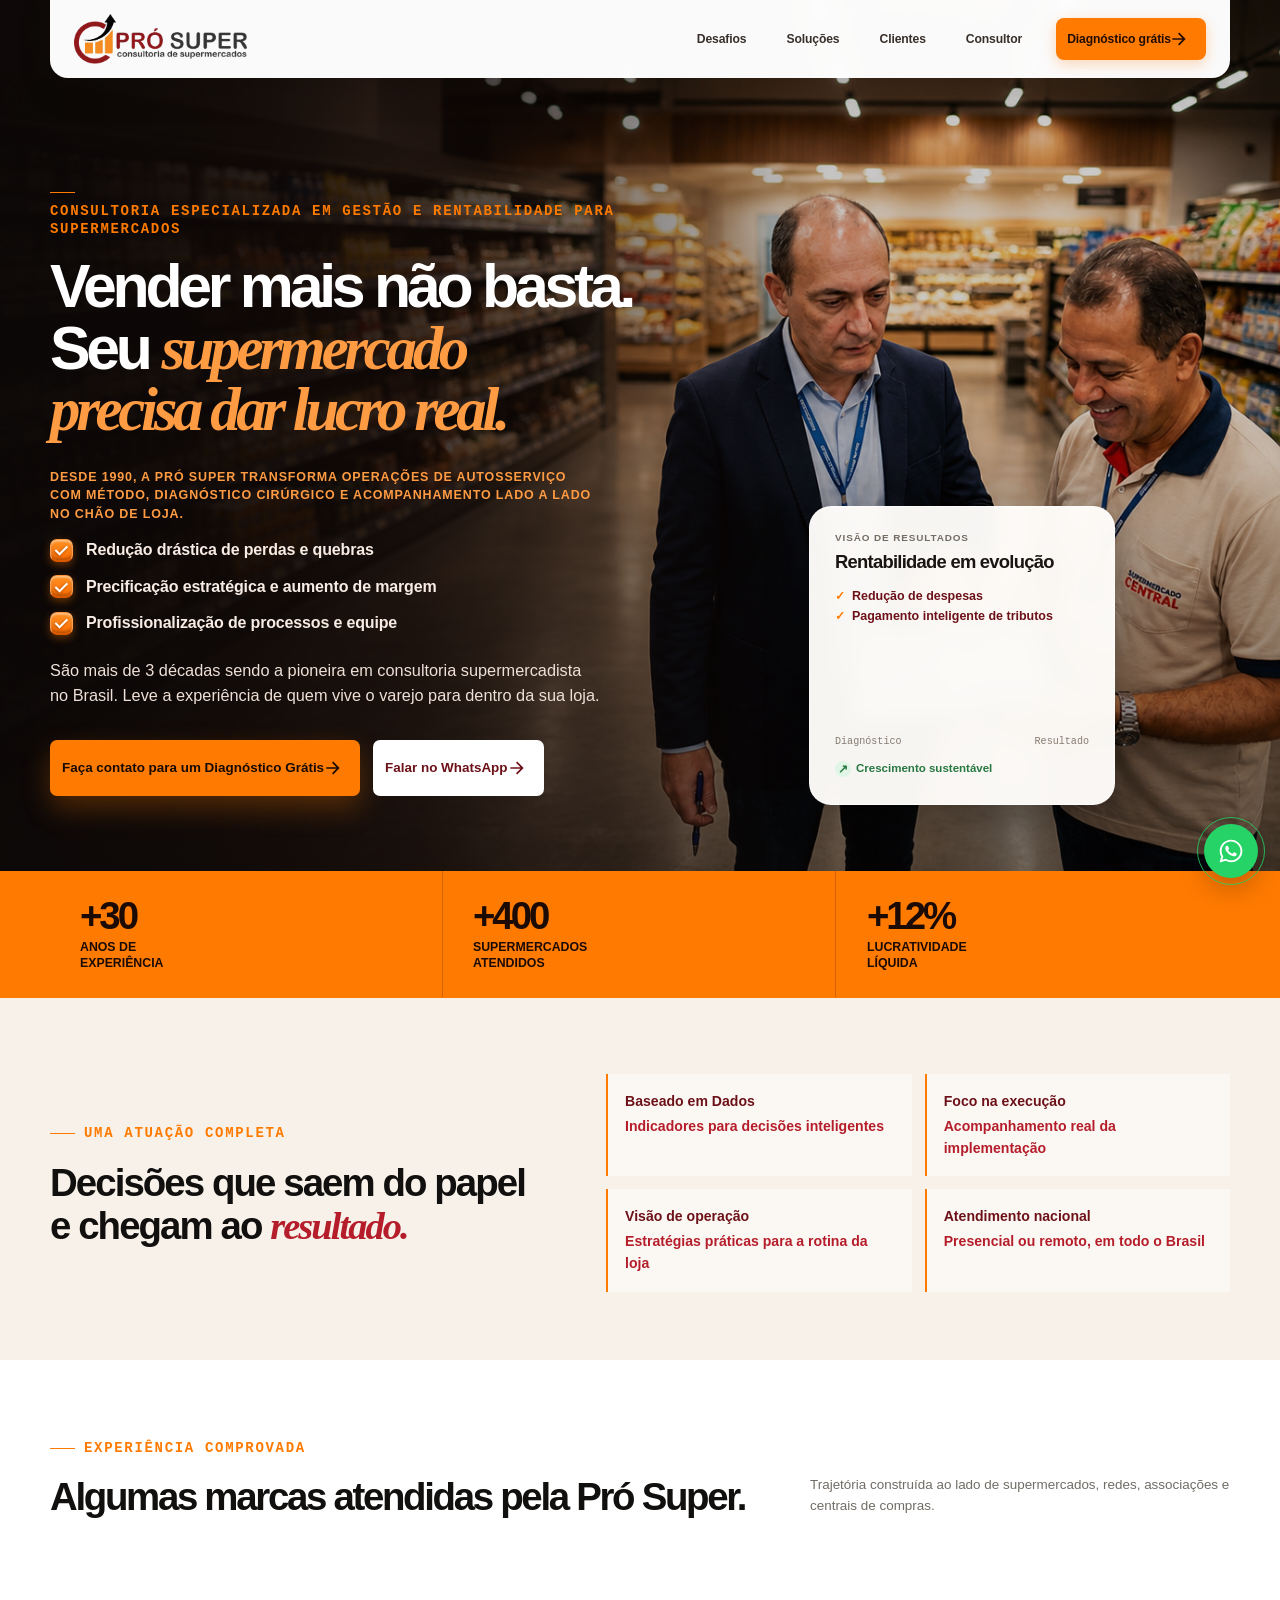
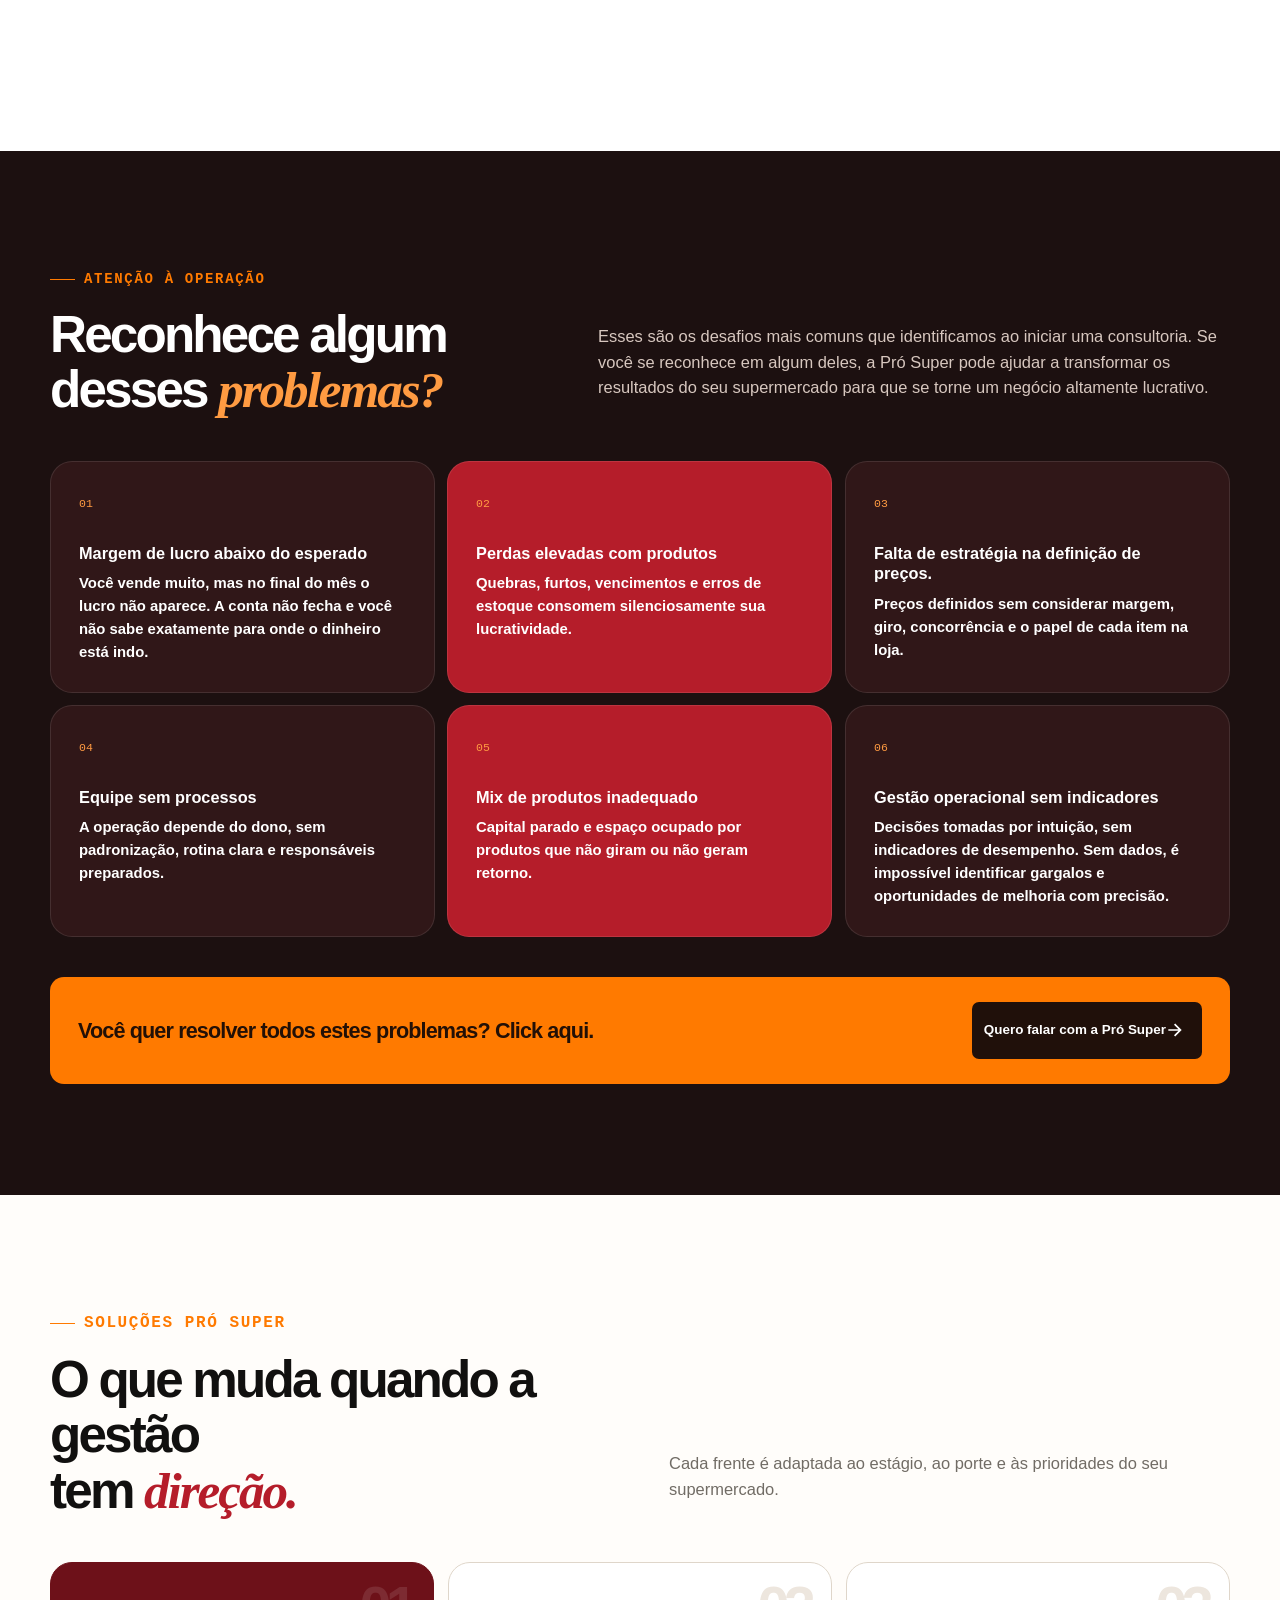
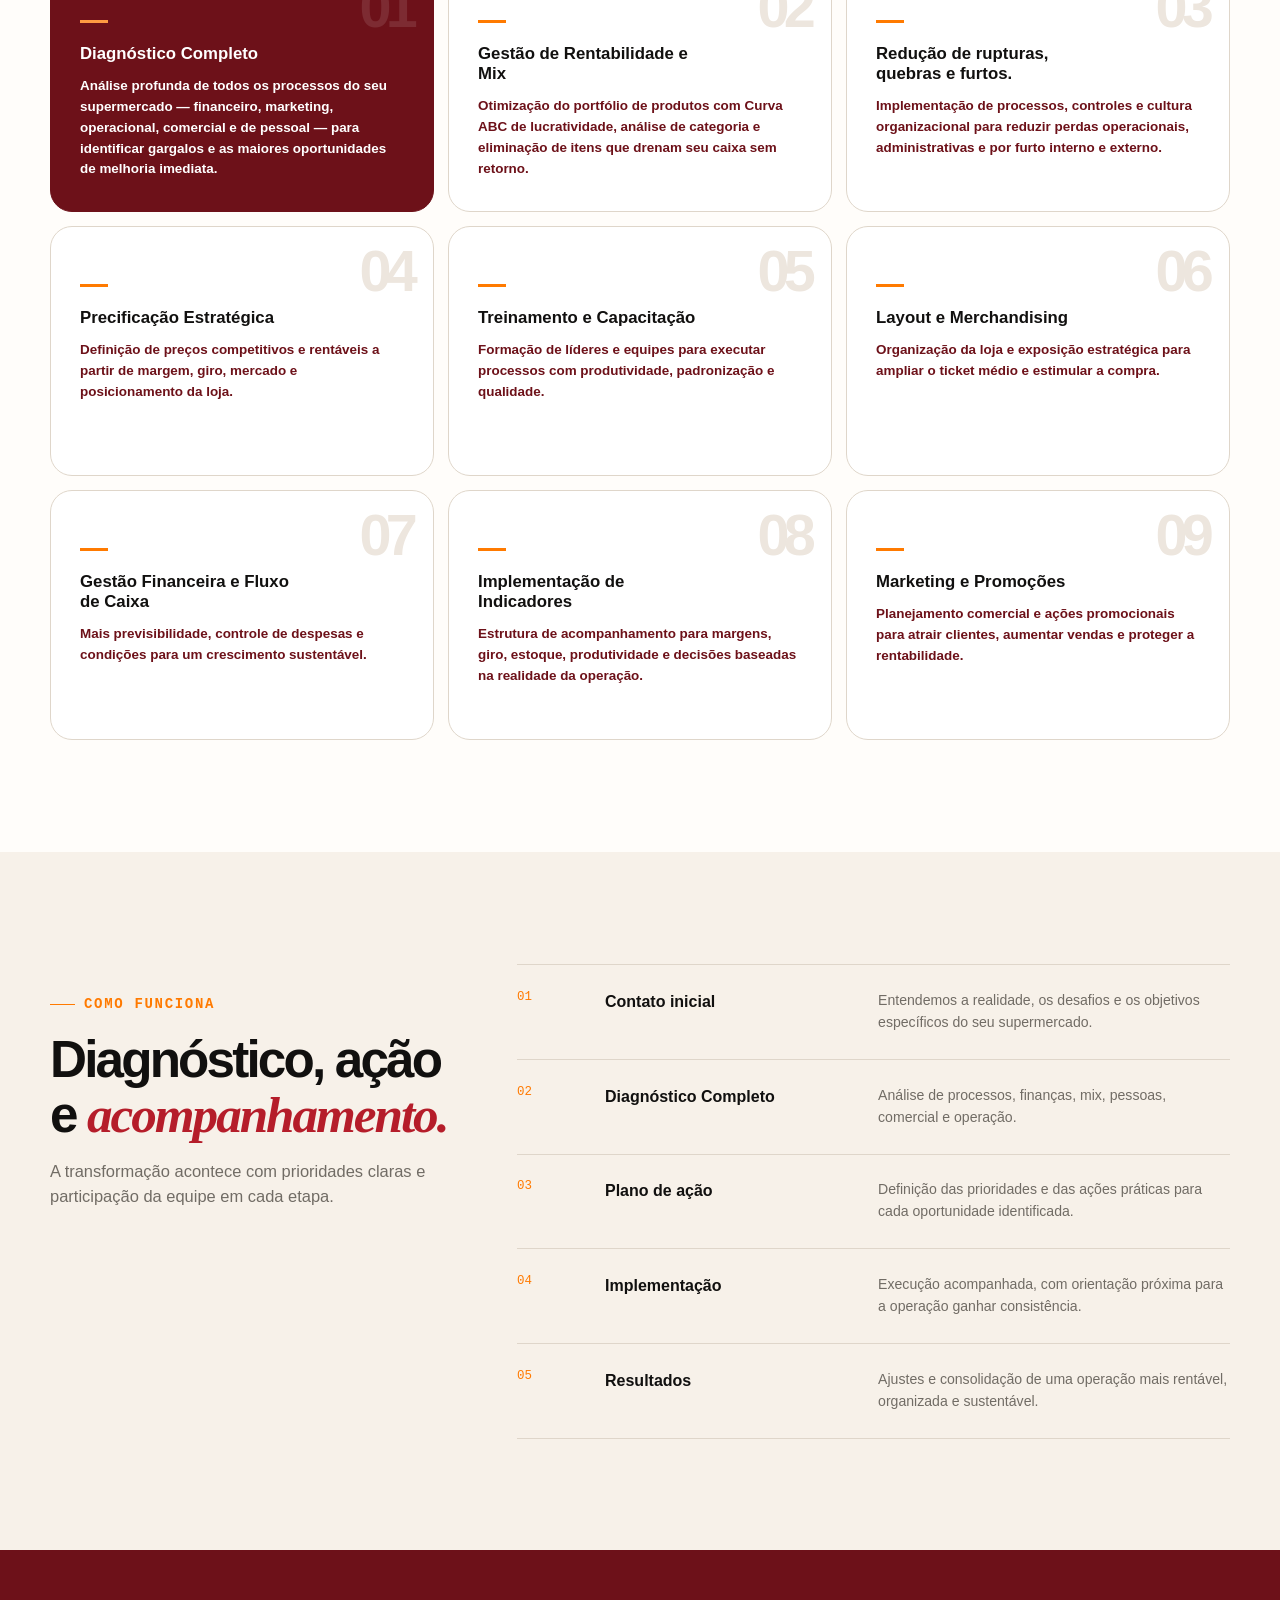
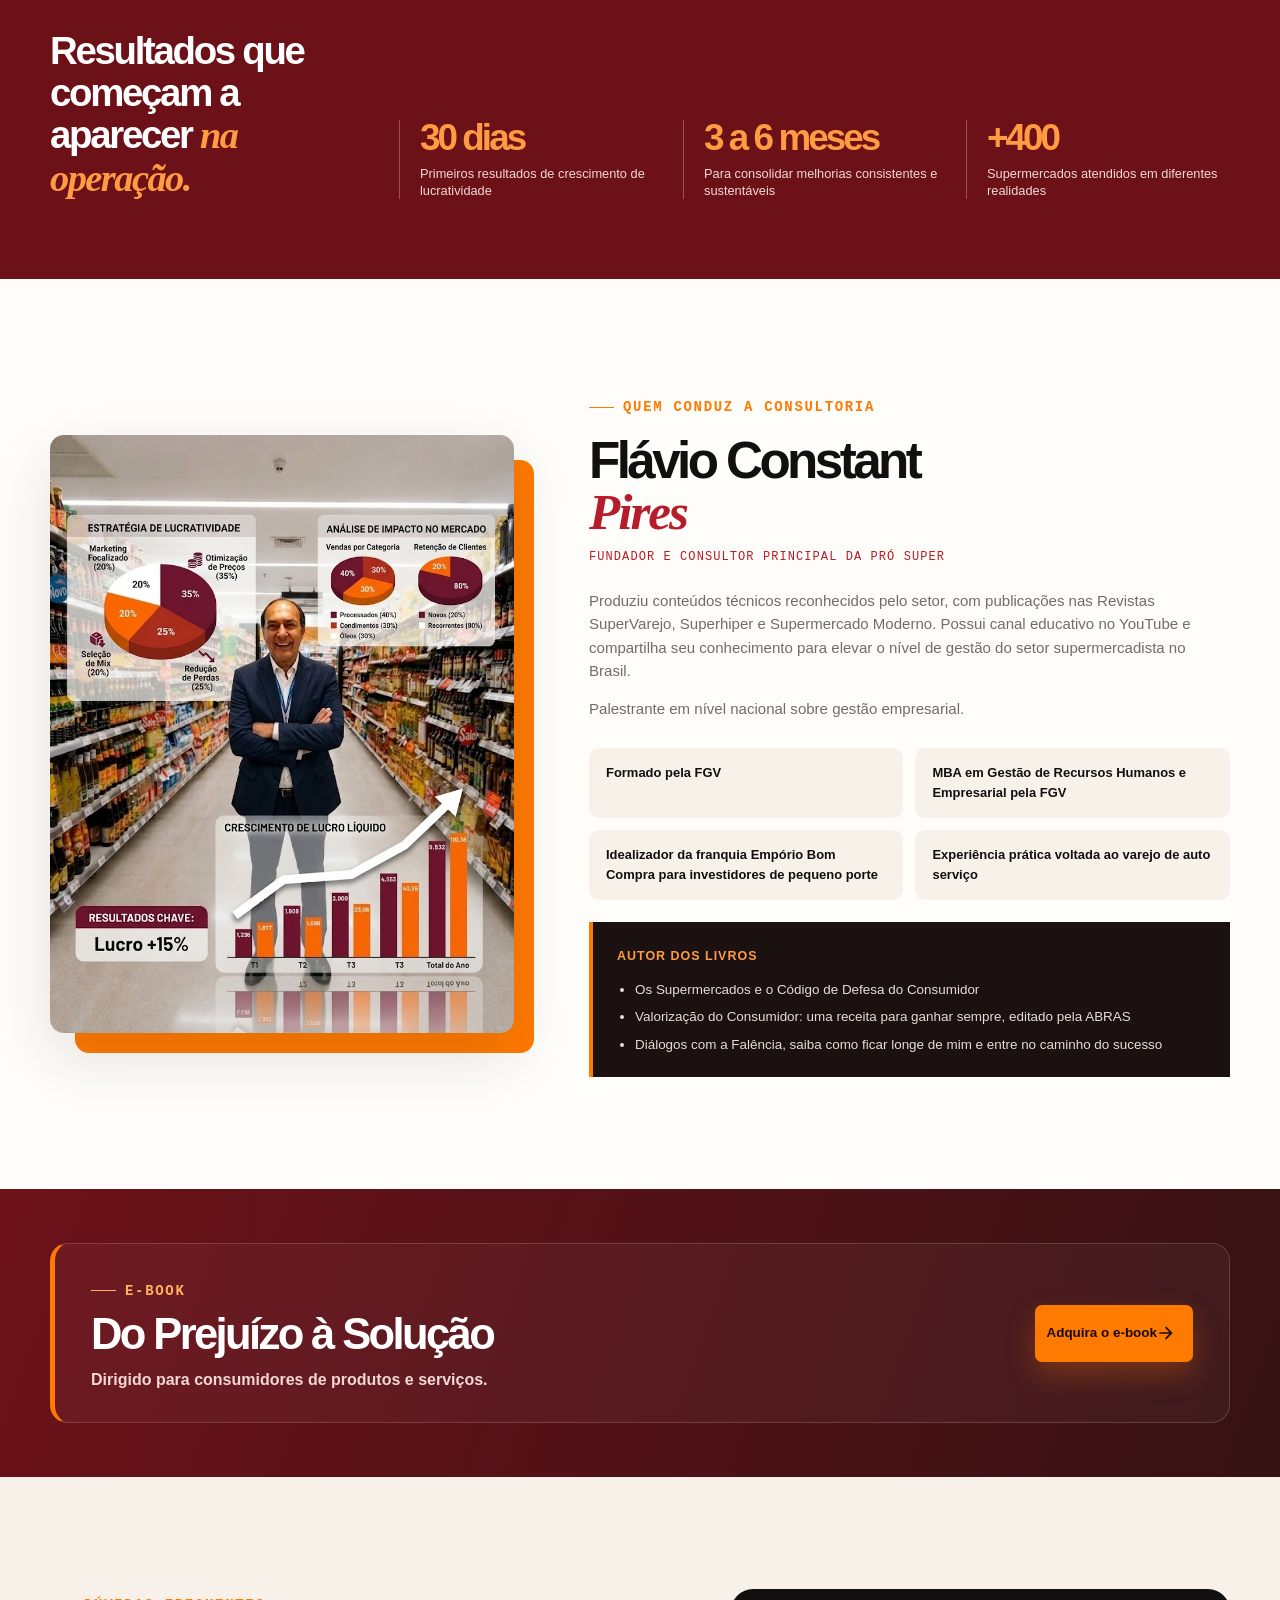
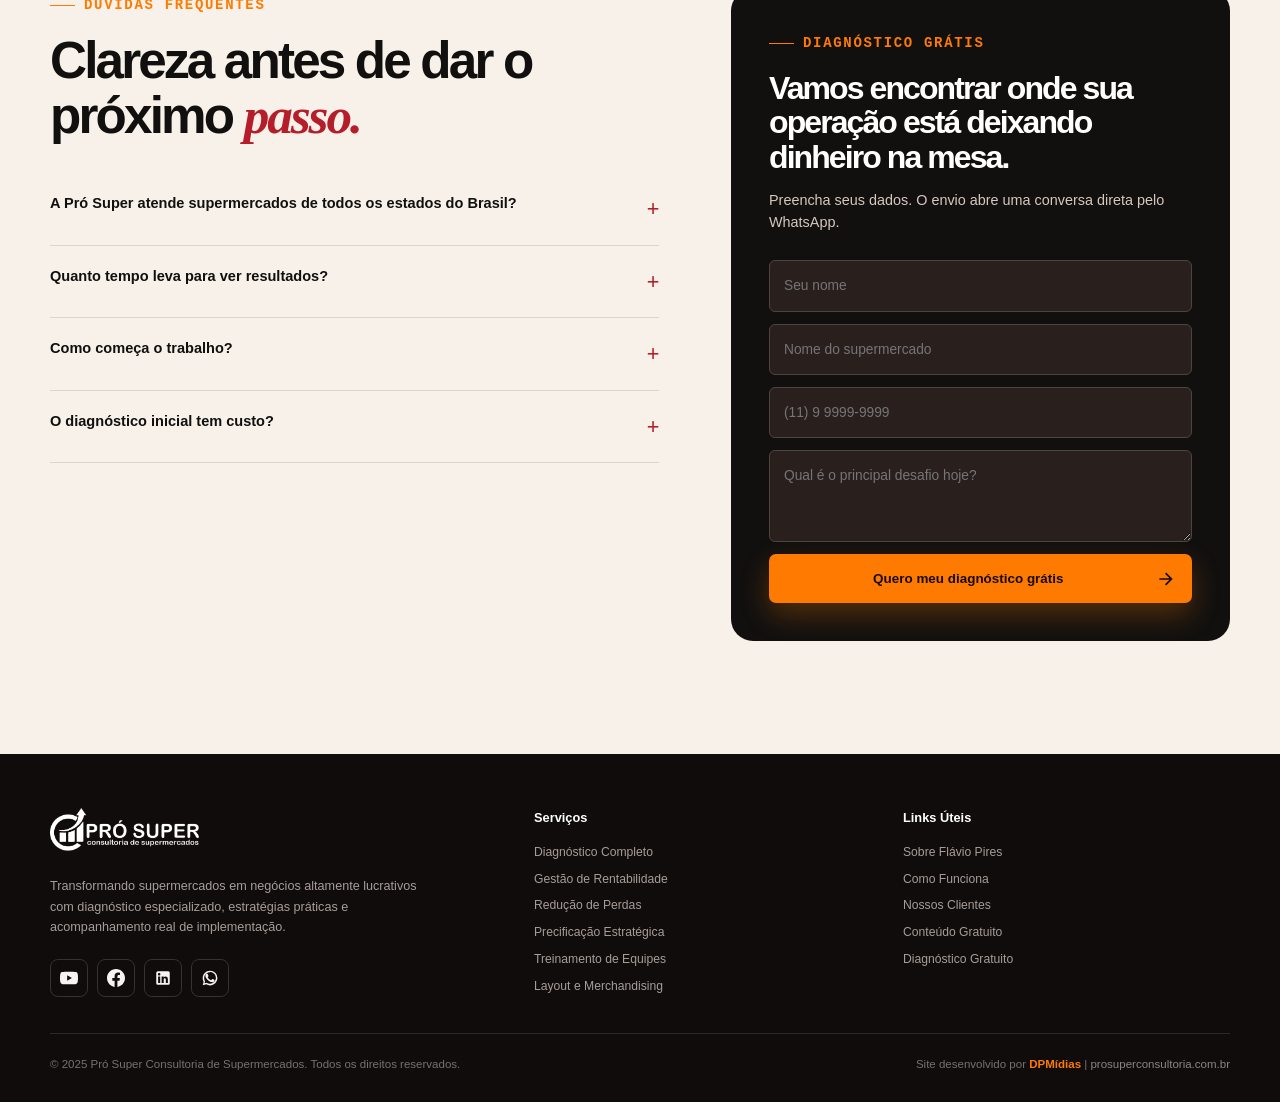
<file: index.html>
<!doctype html>
<html lang="pt-BR">
<head>
  <meta charset="utf-8">
  <meta name="viewport" content="width=device-width, initial-scale=1">
  <title>Consultoria para Supermercados e Gestão Varejista | Pró Super</title>
  <meta name="description" content="Aumente a rentabilidade e reduza até 30% das perdas do seu supermercado. Consultoria prática em precificação, processos e equipe com a Pró Super. Agende já!">
  <meta name="robots" content="index,follow">
  <link rel="canonical" href="https://prosuperconsultoria.com.br/">
  <link rel="icon" href="imagens/prosuper%20favicon.jpg">

  <!-- Open Graph / Facebook / WhatsApp (Wonderm00ns Open Graph Protocol) -->
  <meta property="og:locale" content="pt_BR">
  <meta property="og:type" content="website">
  <meta property="og:title" content="Pró Super — Consultoria Especializada em Supermercados">
  <meta property="og:description" content="Diagnóstico operacional, redução de perdas e aumento real de margem para o seu supermercado com mais de 30 anos de experiência.">
  <meta property="og:url" content="https://prosuperconsultoria.com.br/">
  <meta property="og:site_name" content="Pró Super Consultoria de Supermercados">
  <meta property="og:image" content="https://prosuperconsultoria.com.br/flavio-supermercado-metricas.jpg">
  <meta property="og:image:secure_url" content="https://prosuperconsultoria.com.br/flavio-supermercado-metricas.jpg">
  <meta property="og:image:width" content="800">
  <meta property="og:image:height" content="1066">
  <meta property="og:image:alt" content="Flávio Constant Pires - Consultoria Especializada para Supermercados">
  <meta property="og:image:type" content="image/jpeg">

  <!-- WhatsApp / Schema.org Microdata Fallbacks -->
  <meta itemprop="name" content="Pró Super — Consultoria Especializada em Supermercados">
  <meta itemprop="description" content="Diagnóstico operacional, redução de perdas e aumento real de margem para o seu supermercado com mais de 30 anos de experiência.">
  <meta itemprop="image" content="https://prosuperconsultoria.com.br/flavio-supermercado-metricas.jpg">
  <link rel="image_src" href="https://prosuperconsultoria.com.br/flavio-supermercado-metricas.jpg">

  <!-- Twitter Card -->
  <meta name="twitter:card" content="summary_large_image">
  <meta name="twitter:title" content="Pró Super — Consultoria Especializada em Supermercados">
  <meta name="twitter:description" content="Diagnóstico operacional, redução de perdas e aumento real de margem para o seu supermercado com mais de 30 anos de experiência.">
  <meta name="twitter:image" content="https://prosuperconsultoria.com.br/flavio-supermercado-metricas.jpg">

  <!-- Schema.org JSON-LD para SEO & GEO (AI Search Engines) -->
  <script type="application/ld+json">
  {
    "@context": "https://schema.org",
    "@graph": [
      {
        "@type": ["ProfessionalService", "LocalBusiness"],
        "@id": "https://prosuperconsultoria.com.br/#organization",
        "name": "Pró Super Consultoria de Supermercados",
        "url": "https://prosuperconsultoria.com.br/",
        "logo": "https://prosuperconsultoria.com.br/imagens/Prosuper%20logo%20horixontal.webp",
        "image": "https://prosuperconsultoria.com.br/flavio-supermercado-metricas.jpg",
        "description": "Consultoria especializada em gestão, rentabilidade, redução de perdas e precificação para supermercados em todo o Brasil.",
        "telephone": "+55-16-98245-0555",
        "priceRange": "$$$$",
        "foundingDate": "1990",
        "areaServed": {
          "@type": "Country",
          "name": "Brasil"
        },
        "founder": {
          "@type": "Person",
          "name": "Flávio Constant Pires",
          "jobTitle": "Fundador e Consultor Principal",
          "alumniOf": "Fundação Getulio Vargas (FGV)",
          "sameAs": [
            "https://www.linkedin.com/in/flavio-constant-pires-13078122/",
            "https://www.youtube.com/@prosuperconsultoria6665"
          ]
        },
        "hasOfferCatalog": {
          "@type": "OfferCatalog",
          "name": "Serviços de Consultoria para Supermercados",
          "itemListElement": [
            {
              "@type": "Offer",
              "itemOffered": {
                "@type": "Service",
                "name": "Diagnóstico Operacional e Financeiro"
              }
            },
            {
              "@type": "Offer",
              "itemOffered": {
                "@type": "Service",
                "name": "Gestão de Rentabilidade e Mix de Produtos"
              }
            },
            {
              "@type": "Offer",
              "itemOffered": {
                "@type": "Service",
                "name": "Redução Drástica de Perdas, Quebras e Furtos"
              }
            },
            {
              "@type": "Offer",
              "itemOffered": {
                "@type": "Service",
                "name": "Precificação Estratégica e Margem Líquida"
              }
            },
            {
              "@type": "Offer",
              "itemOffered": {
                "@type": "Service",
                "name": "Treinamento e Capacitação de Equipes"
              }
            }
          ]
        },
        "sameAs": [
          "https://www.facebook.com/consultoriadesupermercados",
          "https://www.youtube.com/@prosuperconsultoria6665",
          "https://www.linkedin.com/in/flavio-constant-pires-13078122/"
        ]
      }
    ]
  }
  </script>
  <style>
  :root{--ink:#11100f;--wine:#6d1119;--red:#b51d2a;--orange:#ff7a00;--cream:#f7f1e9;--paper:#fffdfa;--muted:#716c65;--line:#dfd6ca;--green:#25d366;--radius:22px;--shadow:0 24px 60px rgba(45,22,15,.12)}*{box-sizing:border-box}html{scroll-behavior:smooth;overflow-x:hidden;max-width:100%;width:100%}body{margin:0;background:var(--paper);color:var(--ink);font-family:Manrope,Arial,sans-serif;line-height:1.55;overflow-x:hidden;max-width:100%;width:100%;position:relative}.wrap{width:min(1180px,calc(100% - 40px));max-width:100%;margin:auto}.eyebrow,h1.eyebrow,.hero h1.eyebrow,.hero .eyebrow{display:inline-flex!important;align-items:center!important;flex-wrap:wrap!important;gap:9px!important;margin:0 0 18px!important;color:var(--orange)!important;font-family:'DM Mono',monospace!important;font-size:14px!important;font-weight:600!important;line-height:1.3!important;letter-spacing:.12em!important;text-transform:uppercase!important;max-width:100%!important;word-break:break-word!important}.eyebrow:before,h1.eyebrow:before,.hero h1.eyebrow:before,.hero .eyebrow:before{content:''!important;width:25px!important;height:1px!important;background:currentColor!important;flex-shrink:0!important}.section-title{margin:0;font-size:clamp(2rem,4vw,3.5rem);line-height:1.08;letter-spacing:-.055em;overflow-wrap:break-word}.section-title em,.about h2 em,.outcomes em{font-family:'Playfair Display',serif;color:var(--red);letter-spacing:-.04em}.section-copy{max-width:680px;color:var(--muted);font-size:1.03rem}.button{display:inline-flex;justify-content:center;align-items:center;gap:10px;padding:17px 23px;border:1px solid transparent;border-radius:7px;font-size:.84rem;font-weight:800;text-decoration:none;transition:.2s ease;cursor:pointer}.button:hover{transform:translateY(-3px)}.button-primary{background:var(--orange);color:#170b04;box-shadow:0 12px 28px rgba(255,122,0,.28)}.button-white{background:white;color:var(--wine)}
  header{position:absolute;z-index:5;left:0;right:0;width:100%;max-width:100%;border-bottom:1px solid rgba(255,255,255,.16)}.nav{height:82px;display:flex;align-items:center;justify-content:space-between;gap:25px}.logo{display:flex;align-items:center}.logo img{width:132px;height:auto;filter:brightness(0) invert(1)}.links{display:flex;align-items:center;gap:26px}.links a{color:#fff;text-decoration:none;font-size:.75rem;font-weight:700}.menu{display:none;background:none;border:0;color:#fff;font-size:1.5rem}
  .hero{min-height:760px;width:100%;max-width:100%;display:grid;align-items:center;overflow:hidden;position:relative;background:linear-gradient(105deg,#150d0d 0%,#28100e 52%,#70131a 100%);color:white}.hero:after{content:'';position:absolute;inset:0;background:radial-gradient(circle at 70% 35%,rgba(255,122,0,.26),transparent 24%),linear-gradient(90deg,rgba(0,0,0,.18),transparent 60%);pointer-events:none}.hero-grid{position:relative;z-index:1;display:grid;grid-template-columns:1.03fr .97fr;gap:54px;align-items:center;padding:140px 0 70px;max-width:100%}.hero-title{max-width:690px;margin:0;font-size:clamp(2.7rem,5.4vw,5.1rem);line-height:.98;letter-spacing:-.07em;overflow-wrap:break-word;word-break:break-word}.hero-title strong{display:block;color:#ff9b42;font-family:'Playfair Display',serif;font-style:italic;font-weight:700;letter-spacing:-.07em}.hero p{max-width:640px;margin:27px 0;color:#eee0d7;font-size:1.05rem}.hero-actions{display:flex;gap:13px;flex-wrap:wrap}.hero-image{position:relative;min-height:485px}.hero-image:before{content:'';position:absolute;right:0;bottom:2px;width:85%;height:86%;border:1px solid rgba(255,190,134,.35);transform:translate(17px,18px)}.hero-image img{position:absolute;right:0;bottom:0;width:min(100%,485px);height:485px;object-fit:cover;object-position:center;border-radius:2px 2px 0 0;filter:saturate(.88) contrast(1.03)}.hero-stamp{position:absolute;z-index:2;left:0;bottom:52px;padding:18px;background:var(--orange);color:#1d0a01;font:700 .7rem/1.35 'DM Mono',monospace;letter-spacing:.06em;text-transform:uppercase;box-shadow:var(--shadow)}.hero-stamp b{display:block;font:800 2rem/1 Manrope,sans-serif;letter-spacing:-.08em}.stats{position:relative;z-index:2;margin-top:-1px;background:var(--orange);color:#1c0b04;width:100%;max-width:100%;overflow:hidden}.stats-grid{display:grid;grid-template-columns:repeat(3,1fr)}.stat{padding:26px 30px;border-right:1px solid rgba(56,20,1,.22)}.stat:last-child{border:0}.stat b{display:block;font-size:clamp(1.7rem,3vw,2.7rem);line-height:1;letter-spacing:-.08em}.stat span{display:block;margin-top:5px;font-size:.77rem;font-weight:800;line-height:1.25;text-transform:uppercase}
  .proof{padding:76px 0 68px;background:var(--cream);overflow:hidden}.proof-grid{display:grid;grid-template-columns:1.1fr 1.4fr;gap:65px;align-items:center}.proof h2{font-size:clamp(1.8rem,3vw,2.8rem);line-height:1.12;letter-spacing:-.05em;margin:0}.proof h2 em{font-family:'Playfair Display',serif;color:var(--red)}.proof-list{display:grid;grid-template-columns:repeat(2,1fr);gap:13px;margin:0;padding:0;list-style:none}.proof-list li{padding:17px;border-left:2px solid var(--orange);background:rgba(255,255,255,.5);font-size:.88rem;font-weight:700}.proof-list span{display:block;margin-top:3px;color:var(--muted);font-size:.78rem;font-weight:500}
  .pain{padding:112px 0;background:#1c1010;color:white;overflow:hidden}.pain-head{display:grid;grid-template-columns:.85fr 1.15fr;gap:80px;align-items:end;margin-bottom:44px}.pain .section-copy{color:#d7c7bf}.pain .section-title em{color:#ff9b42}.pain-grid{display:grid;grid-template-columns:repeat(3,1fr);gap:12px}.pain-card{min-height:205px;padding:28px;background:#301718;border:1px solid rgba(255,255,255,.1);border-radius:var(--radius)}.pain-card:nth-child(2),.pain-card:nth-child(5){background:var(--red)}.pain-card .number{color:#ff9b42;font:500 .72rem 'DM Mono',monospace}.pain-card h3{margin:28px 0 9px;font-size:1.02rem;line-height:1.25}.pain-card p{margin:0;color:#d8ccc7;font-size:.84rem;line-height:1.5}.pain-card:nth-child(2) p,.pain-card:nth-child(5) p{color:#ffe5df}.pain-action{margin-top:39px;padding:25px 28px;display:flex;align-items:center;justify-content:space-between;gap:20px;border-radius:14px;background:var(--orange);color:#231006}.pain-action strong{font-size:clamp(1rem,2vw,1.35rem);letter-spacing:-.04em}.pain-action .button{background:#20100a;color:#fff;white-space:nowrap}
  .services{padding:112px 0;overflow:hidden}.services-top{display:flex;justify-content:space-between;gap:30px;align-items:end;margin-bottom:44px}.service-grid{display:grid;grid-template-columns:repeat(3,1fr);gap:14px}.service{position:relative;min-height:250px;padding:29px;border:1px solid var(--line);border-radius:var(--radius);background:white;overflow:hidden;transition:.25s}.service:hover{border-color:var(--orange);transform:translateY(-4px);box-shadow:var(--shadow)}.service b{position:absolute;right:21px;top:16px;color:#ede6de;font:700 3.6rem/1 Manrope,sans-serif;letter-spacing:-.1em}.service h3{position:relative;max-width:230px;margin:52px 0 12px;font-size:1.05rem;line-height:1.2}.service h3:before{content:'';position:absolute;top:-24px;width:28px;height:3px;background:var(--orange)}.service p{position:relative;margin:0;color:var(--muted);font-size:.84rem;line-height:1.55}.service.featured{background:var(--wine);border-color:var(--wine);color:#fff}.service.featured b{color:rgba(255,255,255,.11)}.service.featured p{color:#f4d9d5}.service.featured h3:before{background:#ff9b42}
  .method{padding:112px 0;background:var(--cream);overflow:hidden}.method-grid{display:grid;grid-template-columns:.7fr 1.3fr;gap:70px;align-items:start}.method-copy{position:sticky;top:24px}.steps{border-top:1px solid var(--line)}.step{display:grid;grid-template-columns:66px 1fr 1.4fr;gap:22px;padding:25px 0;border-bottom:1px solid var(--line);align-items:start}.step b{color:var(--orange);font:500 .78rem 'DM Mono',monospace}.step h3{margin:0;font-size:1rem}.step p{margin:0;color:var(--muted);font-size:.88rem}.outcomes{padding:80px 0;background:var(--wine);color:white;overflow:hidden}.outcome-grid{display:grid;grid-template-columns:1.25fr repeat(3,1fr);gap:20px;align-items:end}.outcomes h2{margin:0;font-size:clamp(1.7rem,3vw,2.8rem);line-height:1.1;letter-spacing:-.06em}.outcomes em{color:#ff9b42}.outcome{padding-left:20px;border-left:1px solid rgba(255,255,255,.28)}.outcome b{display:block;color:#ff9b42;font-size:2.3rem;letter-spacing:-.08em;line-height:1}.outcome span{display:block;margin-top:8px;color:#f2d8d4;font-size:.8rem;line-height:1.35}
  .about{padding:112px 0;overflow:hidden}.about-grid{display:grid;grid-template-columns:.84fr 1.16fr;gap:75px;align-items:center}.portrait{position:relative}.portrait:before{content:'';position:absolute;inset:25px -20px -20px 25px;background:var(--orange);z-index:-1;border-radius:14px}.portrait img{display:block;width:100%;max-height:640px;height:auto;object-fit:cover;object-position:center;border-radius:14px;box-shadow:var(--shadow)}.about h2{margin:0;font-size:clamp(2rem,4vw,3.5rem);line-height:1;letter-spacing:-.07em}.role{margin:13px 0 25px;color:var(--red);font:500 .75rem 'DM Mono',monospace;text-transform:uppercase;letter-spacing:.09em}.about-text{color:var(--muted);font-size:.94rem}.credentials{display:grid;grid-template-columns:repeat(2,1fr);gap:12px;margin:27px 0 0;padding:0;list-style:none}.credentials li{padding:15px 17px;border-radius:10px;background:var(--cream);font-size:.81rem;font-weight:700}.books{margin-top:22px;padding:21px 24px;border-left:4px solid var(--orange);background:#1b1110;color:#fff}.books strong{font-size:.78rem;text-transform:uppercase;letter-spacing:.08em;color:#ff9b42}.books ul{margin:12px 0 0;padding-left:18px;color:#eadcd5;font-size:.84rem}.books li+li{margin-top:7px}
  .faq-contact{padding:112px 0;background:var(--cream);overflow:hidden}.faq-contact-grid{display:grid;grid-template-columns:1.1fr .9fr;gap:72px;align-items:start}.faq-list{margin-top:30px}.faq-item{border-bottom:1px solid var(--line)}.faq-item summary{display:flex;justify-content:space-between;gap:18px;padding:19px 0;cursor:pointer;font-weight:800;font-size:.91rem;list-style:none}.faq-item summary:after{content:'+';color:var(--red);font-size:1.35rem;font-weight:400}.faq-item[open] summary:after{content:'–'}.faq-item p{margin:0 0 20px;color:var(--muted);font-size:.86rem}.contact-card{padding:38px;border-radius:var(--radius);background:var(--ink);color:#fff}.contact-card h2{margin:0;font-size:2rem;line-height:1.08;letter-spacing:-.06em}.contact-card>p{color:#d6c7bf;font-size:.9rem}.form{display:grid;gap:12px;margin-top:27px}.form input,.form textarea{width:100%;padding:14px;border:1px solid #50433f;border-radius:6px;background:#29201e;color:#fff;font:inherit;font-size:.86rem}.form textarea{min-height:92px;resize:vertical}.form .button{border:0}footer{padding:28px 0;background:#0f0b0a;color:#bcb0ab;overflow:hidden}.foot{display:flex;justify-content:space-between;gap:20px;align-items:center;font-size:.72rem}.foot img{width:105px;filter:brightness(0) invert(1)}.whatsapp{position:fixed;right:22px;bottom:22px;z-index:9;width:54px;height:54px;display:grid;place-items:center;border-radius:50%;background:var(--green);color:white;text-decoration:none;box-shadow:0 10px 27px rgba(0,0,0,.24);font-size:1.45rem}
  @media(max-width:850px){.links{display:none}.menu{display:block}.links.open{position:absolute;left:20px;right:20px;top:72px;display:grid;gap:15px;padding:22px;background:#1e1111;border-radius:12px}.hero-grid,.proof-grid,.pain-head,.method-grid,.about-grid,.faq-contact-grid{grid-template-columns:1fr}.hero-grid{padding-top:126px;gap:20px}.hero-image{min-height:320px}.hero-image img{height:320px;width:80%}.hero-stamp{bottom:20px}.pain-head{gap:16px}.services-top{display:block}.service-grid,.pain-grid{grid-template-columns:repeat(2,1fr)}.outcome-grid{grid-template-columns:1fr 1fr}.outcome-grid h2{grid-column:1/-1}.method-copy{position:static}.step{grid-template-columns:48px 1fr}.step p{grid-column:2}.stats-grid{grid-template-columns:repeat(3,1fr)}.stat{padding:20px 12px;text-align:center}.about-grid{gap:46px}}@media(max-width:540px){.wrap{width:min(100% - 28px,1180px);max-width:100%}.nav{height:70px}.hero{min-height:auto}.hero-grid{padding:112px 0 40px}.hero-title{font-size:2.65rem}.hero p{font-size:.93rem}.hero-image{display:none}.service-grid,.pain-grid,.proof-list,.credentials,.outcome-grid{grid-template-columns:1fr}.stats-grid{grid-template-columns:repeat(3,1fr)}.stat{padding:16px 6px;text-align:center;border-right:1px solid rgba(56,20,1,.22);border-bottom:0}.stat:last-child{border-right:0}.stat b{font-size:clamp(1.35rem,5.5vw,1.9rem);line-height:1}.stat span{font-size:clamp(0.58rem,2.2vw,0.72rem);line-height:1.2;margin-top:4px}.pain,.services,.method,.about,.faq-contact{padding:72px 0}.pain-action{display:block}.pain-action .button{width:100%;margin-top:16px}.step{gap:13px}.contact-card{padding:27px 21px}.foot{align-items:flex-start;flex-direction:column}.outcome-grid h2{grid-column:auto}.outcome{padding:14px 0;border-left:0;border-top:1px solid rgba(255,255,255,.25)}}
  </style>
<style>footer a{color:#ffae63;text-decoration:none}.footer-grid{padding:38px 0 12px;display:grid;grid-template-columns:1.4fr 1fr 1fr;gap:36px}@media(max-width:540px){.footer-grid{grid-template-columns:1fr}}</style>
<style>
  @media (prefers-reduced-motion:no-preference){
    .motion-ready .reveal-on-scroll{opacity:0;transform:translate3d(0,26px,0);transition:opacity .72s cubic-bezier(.22,1,.36,1),transform .72s cubic-bezier(.22,1,.36,1);will-change:opacity,transform}
    .motion-ready .reveal-on-scroll.is-visible{opacity:1;transform:translate3d(0,0,0)}
    .motion-ready .reveal-on-scroll.from-left{transform:translate3d(-30px,0,0)}
    .motion-ready .reveal-on-scroll.from-right{transform:translate3d(30px,0,0)}
    .motion-ready .reveal-on-scroll.from-left.is-visible,.motion-ready .reveal-on-scroll.from-right.is-visible{transform:translate3d(0,0,0)}
    .motion-ready .hero-grid .reveal-on-scroll{transition-delay:var(--delay,0ms)}
  }
  @media (prefers-reduced-motion:reduce){html{scroll-behavior:auto}}
</style>
<style>
  .brands{padding:72px 0;background:#fff;overflow:hidden;width:100%;max-width:100%}.brands-head{display:flex;align-items:end;justify-content:space-between;gap:22px;margin-bottom:30px}.brands-head h2{margin:0;font-size:clamp(1.55rem,3vw,2.45rem);letter-spacing:-.06em;line-height:1.08}.brands-head p{max-width:420px;margin:0;color:var(--muted);font-size:.84rem}.brands-window{margin:0 -20px;width:calc(100% + 40px);max-width:none;padding:20px 0;overflow:hidden;border-top:1px solid var(--line);border-bottom:1px solid var(--line);mask-image:linear-gradient(to right,transparent,#000 8%,#000 92%,transparent)}@media(min-width:1220px){.brands-window{margin:0 calc(50% - 50vw);width:100vw;max-width:100vw}}.brands-track{display:flex;width:max-content;animation:brands-marquee 32s linear infinite}.brands-window:hover .brands-track{animation-play-state:paused}.brands-set{display:flex;align-items:center;gap:16px;padding-right:16px}.brand{width:176px;height:92px;display:grid;place-items:center;padding:15px 22px;border:1px solid #eee7df;border-radius:12px;background:#fff}.brand img{display:block;max-width:100%;max-height:52px;object-fit:contain;filter:grayscale(1);opacity:.74;transition:.25s}.brand:hover img{filter:grayscale(0);opacity:1;transform:scale(1.05)}@keyframes brands-marquee{to{transform:translateX(-50%)}}@media(prefers-reduced-motion:reduce){.brands-track{animation:none;transform:none}}@media(max-width:540px){.brands{padding:58px 0}.brands-head{display:block}.brands-head p{margin-top:12px}.brand{width:145px;height:80px}}
</style>
<style>.hero-line{white-space:nowrap}.hero-title .hero-line strong{display:inline;color:#ff9b42;font-family:'Playfair Display',serif;font-style:italic;font-weight:700;letter-spacing:-.07em}@media(max-width:540px){.hero-line{white-space:normal}.hero-title .hero-line strong{white-space:nowrap}}</style>
<style>
  footer{position:relative;padding:28px 0 88px}
  footer>.foot{position:absolute;right:0;bottom:20px;left:0;width:min(1180px,calc(100% - 40px));margin:auto}
  @media(max-width:540px){footer{padding-bottom:118px}footer>.foot{bottom:18px}.foot{gap:9px;font-size:.67rem}}
</style>
<style>
  .whatsapp{overflow:visible;isolation:isolate}.whatsapp svg{position:relative;z-index:2;width:26px;height:26px;fill:#fff}.whatsapp:after{content:'';position:absolute;z-index:-1;inset:-7px;border:1px solid rgba(37,211,102,.82);border-radius:50%;animation:whatsapp-pulse 1.9s ease-out infinite}@keyframes whatsapp-pulse{0%{transform:scale(.72);opacity:.9}75%,100%{transform:scale(1.46);opacity:0}}
</style>
<style>
  footer>.foot{padding:24px 0 0!important;border-top:1px solid #24201e!important;color:#77716e;font-size:.74rem}
  footer>.foot a{color:#8b8581;transition:color .2s}
  footer>.foot a:hover{color:#ffae63}
  footer>.foot a[href*="dpmidias"], footer a[href*="dpmidias"]{color:#ff7a00!important;font-weight:700;text-decoration:none;transition:color .2s ease,text-shadow .2s ease}
  footer>.foot a[href*="dpmidias"]:hover, footer a[href*="dpmidias"]:hover{color:#ffffff!important;text-shadow:0 0 8px rgba(255,255,255,.4)}
  @media(max-width:540px){footer>.foot{font-size:.66rem;line-height:1.45}}
</style>
<style>
  .footer-socials{display:flex;gap:10px;margin-top:22px}.footer-socials a{width:40px;height:40px;display:grid;place-items:center;border:1px solid #35302e;border-radius:8px;color:#f4f0ed;transition:.2s}.footer-socials a:hover{border-color:#ff7a00;color:#ff9b42;transform:translateY(-3px)}.footer-socials svg{width:17px;height:17px;fill:currentColor}.footer-socials .youtube svg{width:19px}
</style>
<style>
  @media(min-width:851px){.hero{min-height:820px}.hero-grid{grid-template-columns:.76fr 1.24fr;gap:42px}.hero-image{min-height:590px}.hero-image:before{width:92%;height:91%;border-color:rgba(255,190,134,.45)}.hero-image img{width:100%;max-width:none;height:590px;border-radius:16px;object-position:center}.hero-stamp{bottom:38px;left:-22px}.hero-chart{position:absolute;z-index:3;right:-22px;bottom:31px;width:245px;padding:16px 17px;border:1px solid rgba(255,255,255,.68);border-radius:12px;background:rgba(255,253,250,.95);color:#1a1513;box-shadow:0 20px 44px rgba(0,0,0,.28);backdrop-filter:blur(10px)}.hero-chart small{display:block;color:#756c64;font-size:.62rem;font-weight:800;letter-spacing:.09em;text-transform:uppercase}.hero-chart strong{display:block;margin-top:3px;font-size:.96rem;letter-spacing:-.04em}.hero-chart svg{display:block;width:100%;height:67px;margin-top:9px;overflow:visible}.hero-chart .chart-label{display:flex;justify-content:space-between;margin-top:6px;color:#857a70;font:500 .58rem 'DM Mono',monospace}.chart-pill{display:inline-flex;align-items:center;gap:5px;margin-top:8px;color:#277841;font-size:.66rem;font-weight:800}.chart-pill:before{content:'↗';display:grid;place-items:center;width:16px;height:16px;border-radius:50%;background:#dff5e5}.hero-title{font-size:clamp(2.65rem,4.4vw,4.65rem)}}@media(max-width:850px){.hero-chart{display:none}}
</style>
<style>
  @media(min-width:851px){
    header{top:0;border:0}.nav{height:78px;margin:auto;padding:0 24px;background:rgba(255,255,255,.98);border-radius:0 0 18px 18px;box-shadow:0 14px 35px rgba(0,0,0,.13)}.logo img{width:122px;filter:none}.links a{color:#302924;font-size:.77rem}.links .button{padding:14px 20px;color:#1f1005}.hero{min-height:820px;background:url('hero-consultant-wide.png') center center/cover no-repeat}.hero:after{background:linear-gradient(90deg,rgba(12,8,7,.94) 0%,rgba(17,9,7,.78) 32%,rgba(18,10,7,.23) 65%,rgba(8,5,4,.2) 100%),linear-gradient(0deg,rgba(0,0,0,.42),transparent 48%)}.hero-grid{grid-template-columns:1fr;gap:0;min-height:820px;padding:176px 0 76px;align-items:end}.hero-grid>div:first-child{max-width:620px}.hero-title{max-width:610px;font-size:clamp(3.2rem,4.75vw,5.15rem);line-height:1.01}.hero-title strong{color:#ff9b42}.hero p{max-width:550px}.hero-image{position:absolute;inset:0;min-height:0;pointer-events:none}.hero-image img,.hero-image:before,.hero-stamp{display:none}.hero-chart{right:clamp(34px,9vw,150px);bottom:68px;width:306px;padding:23px 25px;border-radius:22px;background:rgba(255,253,250,.97)}.hero-chart strong{font-size:1.15rem}.hero-chart svg{height:91px;margin-top:14px}.hero-chart .chart-label{font-size:.63rem}.hero-chart .chart-pill{margin-top:13px;font-size:.72rem}.hero-actions{margin-top:31px}.hero .eyebrow,.hero h1.eyebrow{color:#ffb25f;font-size:14px}
  }
  @media(max-width:850px){.hero{background:linear-gradient(125deg,rgba(17,8,7,.89),rgba(88,16,20,.75)),url('hero-consultant-wide.png') center/cover no-repeat}.hero-image{display:none}}
</style>
<style>
  .hero-chart svg path[fill="none"]{stroke-dasharray:270;stroke-dashoffset:270;animation:chart-line-rise 5.2s cubic-bezier(.65,0,.35,1) infinite}.hero-chart svg path[fill^="url"]{opacity:0;animation:chart-area-rise 5.2s ease-out infinite}.hero-chart svg circle{opacity:0;transform-box:fill-box;transform-origin:center;animation:chart-dot-rise 5.2s ease-out infinite}@keyframes chart-line-rise{0%,11%{stroke-dashoffset:270}48%,83%{stroke-dashoffset:0}100%{stroke-dashoffset:270}}@keyframes chart-area-rise{0%,42%{opacity:0}51%,83%{opacity:1}100%{opacity:0}}@keyframes chart-dot-rise{0%,47%{opacity:0;transform:scale(.2)}54%,83%{opacity:1;transform:scale(1)}100%{opacity:0;transform:scale(.2)}}
</style>
<style>@media(min-width:851px){.logo img{width:180px}}</style>
<style>
  .button{--button-hover:var(--wine);position:relative;overflow:hidden;isolation:isolate;background-image:radial-gradient(circle at 50% 50%,var(--button-hover) 0 49%,transparent 50%);background-repeat:no-repeat;background-position:center;background-size:0 0;transition:background-size .72s cubic-bezier(.23,1,.32,1),color .5s ease,border-radius .5s ease,transform .25s var(--ease-out-expo, ease),box-shadow .5s ease}.button-primary{--button-hover:var(--wine)}.button-white{--button-hover:var(--red)}.button:hover{background-size:260% 540%;color:#fff;border-radius:12px;box-shadow:0 14px 30px rgba(0,0,0,.19)}.button:hover span{transform:translateX(5px)}.button span{position:relative;transition:transform .6s cubic-bezier(.23,1,.32,1)}.button:active{transform:scale(.96)}.button:focus-visible{outline:3px solid rgba(255,166,91,.85);outline-offset:4px}
</style>
<style>
  .hero-highlights{display:grid;gap:12px;margin:0 0 22px;padding:0;list-style:none}
  .hero-highlights li{display:flex;align-items:center;gap:13px;color:#f8ece4;font-size:1rem;font-weight:600;letter-spacing:-.01em;transition:transform .2s ease,color .2s ease}
  .hero-highlights li:hover{transform:translateX(4px);color:#fff}
  .hero-check{display:inline-flex;align-items:center;justify-content:center;position:relative;flex-shrink:0;width:23px;height:23px;background:linear-gradient(180deg,#ff9124 0%,#ff6d00 100%);border:1.5px solid rgba(255,210,165,.4);border-bottom:2.2px solid #d95800;border-radius:7px;box-shadow:0 3px 9px rgba(255,122,0,.38),inset 0 1.5px 2px rgba(255,255,255,.5),inset 0 -2px 3px rgba(0,0,0,.28);transition:transform .2s ease,box-shadow .2s ease}
  .hero-highlights li:hover .hero-check{transform:scale(1.08);box-shadow:0 5px 14px rgba(255,122,0,.55),inset 0 1.5px 2px rgba(255,255,255,.65),inset 0 -2px 3px rgba(0,0,0,.28)}
  .hero-check:after{content:"";display:block;width:5px;height:9.5px;margin-top:-2px;border:solid white;border-width:0 2.2px 2.2px 0;transform:rotate(45deg);filter:drop-shadow(0 1px 1.5px rgba(0,0,0,.4))}
</style>
<style>
  .hero-chart .chart-benefits{display:grid;gap:5px;margin:12px 0 0;padding:0;list-style:none}
  .hero-chart .chart-benefits li{color:var(--wine);font-size:.78rem;font-weight:800;line-height:1.25}
  .hero-chart .chart-benefits li:before{content:'✓';margin-right:7px;color:var(--orange);font-weight:900}
  .proof-list li{color:var(--wine);font-weight:800}
  .proof-list span{color:var(--red);font-size:.88rem;font-weight:800}
  .pain-card p{color:#fff;font-size:.93rem;font-weight:700;line-height:1.55}
  .pain-card:nth-child(2) p,.pain-card:nth-child(5) p{color:#fff;font-size:.93rem;font-weight:700}
  .services-top .eyebrow{font-size:1rem!important;font-weight:800!important;letter-spacing:.1em!important}
  .brand img{filter:none;opacity:1}
  .brand:hover img{filter:none;opacity:1;transform:scale(1.05)}
  .service p{color:var(--wine);font-weight:600}
  .service.featured p{color:#fff;font-weight:600}
  .cta-arrow{display:inline-flex;align-items:center;justify-content:center;margin-left:2px;font-size:1.25em;line-height:1;transition:transform .25s ease}
  .button:hover .cta-arrow{transform:translateX(4px)}
  .ebook-cta{padding:54px 0;background:linear-gradient(110deg,var(--wine),#351214);color:#fff;overflow:hidden}
  .ebook-card{display:flex;align-items:center;justify-content:space-between;gap:30px;padding:30px 36px;border:1px solid rgba(255,255,255,.16);border-left:5px solid var(--orange);border-radius:18px;background:rgba(255,255,255,.04)}
  .ebook-card .eyebrow{margin-bottom:12px!important;color:#ffb25f!important}
  .ebook-card h2{margin:0;font-size:clamp(1.8rem,3.4vw,3rem);line-height:1.05;letter-spacing:-.06em}
  .ebook-card p{margin:10px 0 0;color:#f2d8d4;font-size:1rem;font-weight:700}
  .ebook-card .button{flex:0 0 auto}
  @media(max-width:850px){.ebook-card{align-items:flex-start}}
  @media(max-width:540px){.ebook-cta{padding:38px 0}.ebook-card{flex-direction:column;gap:20px;padding:25px 22px}.ebook-card .button{width:100%}}
</style>
</head>
<body>
<header><nav class="wrap nav" aria-label="Navegação principal"><a href="#inicio" class="logo" aria-label="Pró Super - início"><img src="Logo%20Prosuper.webp" alt="Pró Super"></a><button class="menu" aria-label="Abrir menu" aria-expanded="false">☰</button><div class="links"><a href="#problemas">Desafios</a><a href="#servicos">Soluções</a><a href="#sobre">Consultor</a><a href="#contato" class="button button-primary">Diagnóstico grátis <span class="cta-arrow" aria-hidden="true">→</span></a></div></nav></header>
<main>
<section class="hero" id="inicio"><div class="wrap hero-grid"><div><h1 class="eyebrow">Consultoria Especializada em Gestão e Rentabilidade para Supermercados</h1><h2 class="hero-title">Vender mais <span style="white-space:nowrap">não basta.</span><br><span class="hero-line">Seu <strong>supermercado</strong></span> <strong>precisa dar lucro real.</strong></h2><p style="margin-bottom:14px;font-weight:800;font-size:.78rem;letter-spacing:.07em;line-height:1.5;text-transform:uppercase;color:#ff9b42">Desde 1990, a Pró Super transforma operações de autosserviço com método, diagnóstico cirúrgico e acompanhamento lado a lado no chão de loja.</p><ul class="hero-highlights"><li><span class="hero-check" aria-hidden="true"></span> Redução drástica de perdas e quebras</li><li><span class="hero-check" aria-hidden="true"></span> Precificação estratégica e aumento de margem</li><li><span class="hero-check" aria-hidden="true"></span> Profissionalização de processos e equipe</li></ul><p style="margin-top:0;margin-bottom:24px;color:#eee0d7;font-size:1.02rem;">São mais de 3 décadas sendo a pioneira em consultoria supermercadista no Brasil. Leve a experiência de quem vive o varejo para dentro da sua loja.</p><div class="hero-actions"><a class="button button-primary" href="#contato">Faça contato para um Diagnóstico Grátis <span class="cta-arrow" aria-hidden="true">→</span></a><a class="button button-white" href="https://wa.me/5516982450555" target="_blank" rel="noopener">Falar no WhatsApp</a></div></div><div class="hero-image"><div class="hero-stamp"><b>+30</b>anos de experiência</div><img src="flavio-consultant.png" width="600" height="650" fetchpriority="high" alt="Flávio Constant Pires, consultor da Pró Super"></div></div></section>
<section class="stats" aria-label="Resultados da Pró Super"><div class="wrap stats-grid"><div class="stat"><b>+30</b><span>Anos de<br>experiência</span></div><div class="stat"><b dir="ltr">+400</b><span>Supermercados<br>atendidos</span></div><div class="stat"><b dir="ltr">+12%</b><span>Lucratividade<br>líquida</span></div></div></section>
<section class="proof"><div class="wrap proof-grid"><div><div class="eyebrow">Uma atuação completa</div><h2>Decisões que saem do papel e chegam ao <em>resultado.</em></h2></div><ul class="proof-list"><li>Baseado em Dados<span>Indicadores para decisões inteligentes</span></li><li>Foco na execução<span>Acompanhamento real da implementação</span></li><li>Visão de operação<span>Estratégias práticas para a rotina da loja</span></li><li>Atendimento nacional<span>Presencial ou remoto, em todo o Brasil</span></li></ul></div></section>
<section class="pain" id="problemas"><div class="wrap"><div class="pain-head"><div><div class="eyebrow">Atenção à operação</div><h2 class="section-title">Reconhece algum desses <em>problemas?</em></h2></div><p class="section-copy">Esses são os desafios mais comuns que identificamos ao iniciar uma consultoria. Se você se reconhece em algum deles, a Pró Super pode ajudar a transformar os resultados do seu supermercado para que se torne um negócio altamente lucrativo.</p></div><div class="pain-grid"><article class="pain-card"><span class="number">01</span><h3>Margem de lucro abaixo do esperado</h3><p>Você vende muito, mas no final do mês o lucro não aparece. A conta não fecha e você não sabe exatamente para onde o dinheiro está indo.</p></article><article class="pain-card"><span class="number">02</span><h3>Perdas elevadas com produtos</h3><p>Quebras, furtos, vencimentos e erros de estoque consomem silenciosamente sua lucratividade.</p></article><article class="pain-card"><span class="number">03</span><h3>Falta de estratégia na definição de preços.</h3><p>Preços definidos sem considerar margem, giro, concorrência e o papel de cada item na loja.</p></article><article class="pain-card"><span class="number">04</span><h3>Equipe sem processos</h3><p>A operação depende do dono, sem padronização, rotina clara e responsáveis preparados.</p></article><article class="pain-card"><span class="number">05</span><h3>Mix de produtos inadequado</h3><p>Capital parado e espaço ocupado por produtos que não giram ou não geram retorno.</p></article><article class="pain-card"><span class="number">06</span><h3>Gestão operacional sem indicadores</h3><p>Decisões tomadas por intuição, sem indicadores de desempenho. Sem dados, é impossível identificar gargalos e oportunidades de melhoria com precisão.</p></article></div><div class="pain-action"><strong>Você quer resolver todos estes problemas? Click aqui.</strong><a href="#contato" class="button">Quero falar com a Pró Super →</a></div></div></section>
<section class="services" id="servicos"><div class="wrap"><div class="services-top"><div><div class="eyebrow">Soluções Pró Super</div><h2 class="section-title">O que muda quando a gestão<br>tem <em>direção.</em></h2></div><p class="section-copy">Cada frente é adaptada ao estágio, ao porte e às prioridades do seu supermercado.</p></div><div class="service-grid"><article class="service featured"><b>01</b><h3>Diagnóstico Completo</h3><p>Análise profunda de todos os processos do seu supermercado — financeiro, marketing, operacional, comercial e de pessoal — para identificar gargalos e as maiores oportunidades de melhoria imediata.</p></article><article class="service"><b>02</b><h3>Gestão de Rentabilidade e Mix</h3><p>Otimização do portfólio de produtos com Curva ABC de lucratividade, análise de categoria e eliminação de itens que drenam seu caixa sem retorno.</p></article><article class="service"><b>03</b><h3>Redução de rupturas, quebras e furtos.</h3><p>Implementação de processos, controles e cultura organizacional para reduzir perdas operacionais, administrativas e por furto interno e externo.</p></article><article class="service"><b>04</b><h3>Precificação Estratégica</h3><p>Definição de preços competitivos e rentáveis a partir de margem, giro, mercado e posicionamento da loja.</p></article><article class="service"><b>05</b><h3>Treinamento e Capacitação</h3><p>Formação de líderes e equipes para executar processos com produtividade, padronização e qualidade.</p></article><article class="service"><b>06</b><h3>Layout e Merchandising</h3><p>Organização da loja e exposição estratégica para ampliar o ticket médio e estimular a compra.</p></article><article class="service"><b>07</b><h3>Gestão Financeira e Fluxo de Caixa</h3><p>Mais previsibilidade, controle de despesas e condições para um crescimento sustentável.</p></article><article class="service"><b>08</b><h3>Implementação de Indicadores</h3><p>Estrutura de acompanhamento para margens, giro, estoque, produtividade e decisões baseadas na realidade da operação.</p></article><article class="service"><b>09</b><h3>Marketing e Promoções</h3><p>Planejamento comercial e ações promocionais para atrair clientes, aumentar vendas e proteger a rentabilidade.</p></article></div></div></section>
<section class="method"><div class="wrap method-grid"><div class="method-copy"><div class="eyebrow">Como funciona</div><h2 class="section-title">Diagnóstico, ação<br><span style="white-space:nowrap">e <em>acompanhamento.</em></span></h2><p class="section-copy">A transformação acontece com prioridades claras e participação da equipe em cada etapa.</p></div><div class="steps"><div class="step"><b>01</b><h3>Contato inicial</h3><p>Entendemos a realidade, os desafios e os objetivos específicos do seu supermercado.</p></div><div class="step"><b>02</b><h3>Diagnóstico Completo</h3><p>Análise de processos, finanças, mix, pessoas, comercial e operação.</p></div><div class="step"><b>03</b><h3>Plano de ação</h3><p>Definição das prioridades e das ações práticas para cada oportunidade identificada.</p></div><div class="step"><b>04</b><h3>Implementação</h3><p>Execução acompanhada, com orientação próxima para a operação ganhar consistência.</p></div><div class="step"><b>05</b><h3>Resultados</h3><p>Ajustes e consolidação de uma operação mais rentável, organizada e sustentável.</p></div></div></div></section>
<section class="outcomes"><div class="wrap outcome-grid"><h2>Resultados que começam a aparecer <em>na operação.</em></h2><div class="outcome"><b>30 dias</b><span>Primeiros resultados de crescimento de lucratividade</span></div><div class="outcome"><b>3 a 6 meses</b><span>Para consolidar melhorias consistentes e sustentáveis</span></div><div class="outcome"><b>+400</b><span>Supermercados atendidos em diferentes realidades</span></div></div></section>
<section class="about" id="sobre"><div class="wrap about-grid"><div class="portrait"><img src="flavio-supermercado-metricas.jpg" loading="lazy" width="800" height="1066" alt="Flávio Constant Pires, fundador e consultor principal da Pró Super"></div><div><div class="eyebrow">Quem conduz a consultoria</div><h2>Flávio Constant<br><em>Pires</em></h2><p class="role">Fundador e consultor principal da Pró Super</p><p class="about-text">Produziu conteúdos técnicos reconhecidos pelo setor, com publicações nas Revistas SuperVarejo, Superhiper e Supermercado Moderno. Possui canal educativo no YouTube e compartilha seu conhecimento para elevar o nível de gestão do setor supermercadista no Brasil.</p><p class="about-text">Palestrante em nível nacional sobre gestão empresarial.</p><ul class="credentials"><li>Formado pela FGV</li><li>MBA em Gestão de Recursos Humanos e Empresarial pela FGV</li><li>Idealizador da franquia Empório Bom Compra para investidores de pequeno porte</li><li>Experiência prática voltada ao varejo de auto serviço</li></ul><div class="books"><strong>Autor dos livros</strong><ul><li>Os Supermercados e o Código de Defesa do Consumidor</li><li>Valorização do Consumidor: uma receita para ganhar sempre, editado pela ABRAS</li><li>Diálogos com a Falência, saiba como ficar longe de mim e entre no caminho do sucesso</li></ul></div></div></div></section>
<section class="ebook-cta" aria-labelledby="ebook-title"><div class="wrap ebook-card"><div><div class="eyebrow">E-book</div><h2 id="ebook-title">Do Prejuízo à Solução</h2><p>Dirigido para consumidores de produtos e serviços.</p></div><a class="button button-primary" href="https://flavio1790516194.hotmart.host/doprejuizoasolucao" target="_blank" rel="noopener">Adquira o e-book <span class="cta-arrow" aria-hidden="true">→</span></a></div></section>
<section class="faq-contact" id="contato"><div class="wrap faq-contact-grid"><div><div class="eyebrow">Dúvidas frequentes</div><h2 class="section-title">Clareza antes de dar o próximo <em>passo.</em></h2><div class="faq-list"><details class="faq-item"><summary>A Pró Super atende supermercados de todos os estados do Brasil?</summary><p>Sim! A Pró Super oferece atendimento presencial e também consultoria remota, permitindo atender supermercados em todo o Brasil. Entre em contato para verificar a disponibilidade e a modalidade mais adequada para sua situação.</p></details><details class="faq-item"><summary>Quanto tempo leva para ver resultados?</summary><p>Já nas primeiras semanas de implementação, especialmente em elevação de margens, redução de perdas e ajustes na precificação. Melhorias consistentes e sustentáveis são consolidadas ao longo de 3 a 6 meses, dependendo da complexidade da operação e do comprometimento da equipe.</p></details><details class="faq-item"><summary>Como começa o trabalho?</summary><p>O processo começa com uma conversa para entender os desafios do supermercado. Depois, realizamos o diagnóstico completo, definimos as prioridades e acompanhamos a implementação das melhorias.</p></details><details class="faq-item"><summary>O diagnóstico inicial tem custo?</summary><p>O diagnóstico grátis é uma conversa inicial para entender os principais desafios da operação e identificar oportunidades prioritárias, sem compromisso.</p></details></div></div><aside class="contact-card"><div class="eyebrow">Diagnóstico grátis</div><h2>Vamos encontrar onde sua operação está deixando dinheiro na mesa.</h2><p>Preencha seus dados. O envio abre uma conversa direta pelo WhatsApp.</p><form class="form" id="contact-form"><input required id="name" placeholder="Seu nome"><input required id="store" placeholder="Nome do supermercado"><input required id="phone" type="tel" inputmode="numeric" placeholder="(11) 9 9999-9999"><textarea id="message" placeholder="Qual é o principal desafio hoje?"></textarea><button class="button button-primary" type="submit">Quero meu diagnóstico grátis →</button></form></aside></div></section>
</main><footer><div class="wrap" style="padding:38px 0 12px;display:grid;grid-template-columns:1.4fr 1fr 1fr;gap:36px"><div><img src="Logo%20Prosuper.webp" alt="Pró Super" style="width:132px;filter:brightness(0) invert(1)"><p style="max-width:365px;margin:16px 0 0;font-size:.78rem;line-height:1.65">Transformando supermercados em negócios altamente lucrativos com diagnóstico especializado, estratégias práticas e acompanhamento real de implementação.</p></div><div><strong style="color:#fff;font-size:.78rem">Serviços</strong><div style="display:grid;gap:8px;margin-top:14px;font-size:.75rem"><span>Diagnóstico Operacional</span><span>Gestão de Rentabilidade</span><span>Redução de Perdas</span><span>Precificação Estratégica</span><span>Treinamento de Equipes</span><span>Layout e Merchandising</span></div></div><div><strong style="color:#fff;font-size:.78rem">Links Úteis</strong><div style="display:grid;gap:8px;margin-top:14px;font-size:.75rem"><a href="#sobre">Sobre Flávio Pires</a><a href="#servicos">Como Funciona</a><a href="#contato">Perguntas Frequentes</a><a href="https://www.youtube.com/@prosuperconsultoria6665" target="_blank" rel="noopener">Conteúdo Gratuito</a><a href="#contato">Diagnóstico Gratuito</a><a href="https://www.youtube.com/@prosuperconsultoria6665" target="_blank" rel="noopener">Canal YouTube</a></div></div></div><div class="wrap foot" style="padding:18px 0 0;border-top:1px solid #302521"><span>© 2025 Pró Super Consultoria de Supermercados. Todos os direitos reservados.</span><span>Site desenvolvido por <a class="dpmidias-credit" href="https://dpmidias.com.br" target="_blank" rel="noopener">DPMídias</a> | <a href="https://prosuperconsultoria.com.br/" target="_blank" rel="noopener">prosuperconsultoria.com.br</a></span></div></footer><a class="whatsapp" href="https://wa.me/5516982450555" target="_blank" rel="noopener" aria-label="Falar com a Pró Super pelo WhatsApp">◔</a>
<script>document.getElementById('year').textContent=new Date().getFullYear();const menu=document.querySelector('.menu'),links=document.querySelector('.links');menu.addEventListener('click',()=>{const open=links.classList.toggle('open');menu.setAttribute('aria-expanded',open)});document.querySelectorAll('.links a').forEach(a=>a.addEventListener('click',()=>links.classList.remove('open')));document.getElementById('contact-form').addEventListener('submit',function(e){e.preventDefault();const name=document.getElementById('name').value.trim(),store=document.getElementById('store').value.trim(),phone=document.getElementById('phone').value.trim(),message=document.getElementById('message').value.trim();if(!name||!store||!phone){alert('Preencha nome, supermercado e WhatsApp para continuar.');return}const text='Olá, sou '+name+' do supermercado '+store+'.\nWhatsApp: '+phone+(message?'\nPrincipal desafio: '+message:'')+'\n\nGostaria de um Diagnóstico Grátis.';window.open('https://wa.me/5516982450555?text='+encodeURIComponent(text),'_blank','noopener')});</script>
<script>
  (() => {
    const brands = [
      ['Savegnago', 'imagens/Savegnago.png'], ['Mialich', 'imagens/Mialich.png'], ['Pão de Açúcar', 'imagens/P%C3%A3o%20de%20A%C3%A7ucar.png'], ['Supermercado Gricki', 'imagens/supermercado%20Gricki.png'], ['Super Benedetti', 'imagens/super%20benedetti.png'], ['Bretas', 'imagens/Bretas.png'], ['Central de Compras', 'imagens/Central%20de%20compras.png'], ['Supermercado BordiNatti', 'imagens/Supermercado%20BordiNatti.png'], ['APAS', 'imagens/apas.png'], ['ABRAS', 'imagens/abras.png']
    ];
    const cards = brands.map(([name, src]) => `<div class="brand"><img src="${src}" alt="${name}" loading="lazy"></div>`).join('');
    const carousel = `<section class="brands" aria-labelledby="brands-title"><div class="wrap brands-head"><div><div class="eyebrow">Experiência comprovada</div><h2 id="brands-title">Algumas marcas atendidas pela Pró Super.</h2></div><p>Trajetória construída ao lado de supermercados, redes, associações e centrais de compras.</p></div><div class="brands-window" aria-label="Marcas atendidas"><div class="brands-track"><div class="brands-set">${cards}</div><div class="brands-set" aria-hidden="true">${cards}</div></div></div></section>`;
    document.querySelector('.pain').insertAdjacentHTML('beforebegin', carousel);
  })();
</script>
<script>document.querySelector('footer a[href="https://dpmidias.com"]').href='https://dpmidias.com.br';</script>
<script>document.querySelector('.whatsapp').innerHTML='<svg viewBox="0 0 448 512" aria-hidden="true"><path d="M380.9 97.1C339 55.1 283.2 32 223.9 32 101.5 32 1.9 131.6 1.9 254c0 39.1 10.2 77.3 29.6 111L0 480l117.7-30.9c32.4 17.7 68.9 27 106.1 27h.1c122.3 0 224.1-99.6 224.1-222 0-59.3-25.2-115-67.1-156.9zM223.9 438.7c-33.2 0-65.7-8.9-94-25.7l-6.7-4-69.8 18.3L72 359.2l-4.4-7c-18.5-29.4-28.2-63.3-28.2-98.2 0-101.7 82.8-184.5 184.6-184.5 49.3 0 95.6 19.2 130.4 54.1s56.2 81.2 56.1 130.5c0 101.8-84.9 184.6-186.6 184.6zm101.2-138.2c-5.5-2.8-32.8-16.2-37.9-18-5.1-1.9-8.8-2.8-12.5 2.8s-14.3 18-17.6 21.8c-3.2 3.7-6.5 4.2-12 1.4-32.6-16.3-54-29.1-75.5-66-5.7-9.8 5.7-9.1 16.3-30.3 1.8-3.7.9-6.9-.5-9.7s-12.5-30.1-17.1-41.2c-4.5-10.8-9.1-9.3-12.5-9.5-3.2-.2-9.7-.2-10.6-.2s-9.7 1.4-14.8 6.9c-5.1 5.6-19.4 19-19.4 46.3s19.9 53.7 22.6 57.4c2.8 3.7 39.1 59.7 94.8 83.8 35.2 15.2 49 16.5 66.6 13.9 10.7-1.6 32.8-13.4 37.4-26.4s4.6-24.1 3.2-26.4c-1.3-2.5-5-3.9-10.5-6.6z"/></svg>';</script>
<script>
  document.querySelector('footer p').insertAdjacentHTML('afterend', '<nav class="footer-socials" aria-label="Redes sociais da Pró Super"><a class="youtube" href="https://www.youtube.com/@prosuperconsultoria6665" target="_blank" rel="noopener" aria-label="YouTube"><svg viewBox="0 0 24 24"><path d="M23.5 6.2a3 3 0 0 0-2.1-2.1C19.5 3.5 12 3.5 12 3.5s-7.5 0-9.4.5A3 3 0 0 0 .5 6.2C0 8.1 0 12 0 12s0 3.9.5 5.8a3 3 0 0 0 2.1 2.1c1.9.5 9.4.5 9.4.5s7.5 0 9.4-.5a3 3 0 0 0 2.1-2.1C24 15.9 24 12 24 12s0-3.9-.5-5.8ZM9.5 15.6V8.4L15.8 12l-6.3 3.6Z"/></svg></a><a href="https://www.facebook.com/consultoriadesupermercados" target="_blank" rel="noopener" aria-label="Facebook"><svg viewBox="0 0 24 24"><path d="M24 12.1C24 5.4 18.6 0 12 0S0 5.4 0 12.1c0 6 4.4 11 10.1 11.9v-8.4H7.1v-3.5h3V9.4c0-3 1.8-4.7 4.5-4.7 1.3 0 2.7.2 2.7.2v3h-1.5c-1.5 0-2 .9-2 1.9v2.2h3.3l-.5 3.5h-2.8V24C19.6 23 24 18.1 24 12.1Z"/></svg></a><a href="https://www.linkedin.com/in/flavio-constant-pires-13078122/" target="_blank" rel="noopener" aria-label="LinkedIn"><svg viewBox="0 0 24 24"><path d="M20.5 20.5h-3.6v-5.6c0-1.3 0-3-1.9-3s-2.1 1.4-2.1 2.9v5.7H9.4V9h3.4v1.6h.1c.5-.9 1.6-1.9 3.4-1.9 3.6 0 4.3 2.4 4.3 5.5v6.3ZM5.3 7.4a2.1 2.1 0 1 1 0-4.1 2.1 2.1 0 0 1 0 4.1Zm1.8 13H3.6V9h3.6v11.5ZM22.2 0H1.8C.8 0 0 .8 0 1.8v20.5C0 23.2.8 24 1.8 24h20.4c1 0 1.8-.8 1.8-1.7V1.8C24 .8 23.2 0 22.2 0Z"/></svg></a><a href="https://wa.me/5516982450555" target="_blank" rel="noopener" aria-label="WhatsApp"><svg viewBox="0 0 448 512"><path d="M380.9 97.1C339 55.1 283.2 32 223.9 32 101.5 32 1.9 131.6 1.9 254c0 39.1 10.2 77.3 29.6 111L0 480l117.7-30.9c32.4 17.7 68.9 27 106.1 27h.1c122.3 0 224.1-99.6 224.1-222 0-59.3-25.2-115-67.1-156.9zM223.9 438.7c-33.2 0-65.7-8.9-94-25.7l-6.7-4-69.8 18.3L72 359.2l-4.4-7c-18.5-29.4-28.2-63.3-28.2-98.2 0-101.7 82.8-184.5 184.6-184.5 49.3 0 95.6 19.2 130.4 54.1s56.2 81.2 56.1 130.5  -84.9 184.6-186.6 184.6z"/></svg></a></nav>');
</script>
<script>document.querySelector('.footer-socials a:last-child').innerHTML=document.querySelector('.whatsapp').innerHTML;</script>
<script>
  (() => {
    const heroImage = document.querySelector('.hero-image img');
    heroImage.src = 'hero-consultant-wide.png';
    heroImage.alt = 'Flávio Constant Pires em consultoria dentro de um supermercado';
    document.querySelector('.hero-image').insertAdjacentHTML('beforeend', '<aside class="hero-chart" aria-label="Evolução de resultados"><small>Visão de resultados</small><strong>Rentabilidade em evolução</strong><ul class="chart-benefits"><li>Redução de despesas</li><li>Pagamento inteligente de tributos</li></ul><svg viewBox="0 0 220 68" role="img" aria-label="Gráfico ascendente"><defs><linearGradient id="chartFill" x1="0" x2="0" y1="0" y2="1"><stop stop-color="#ff7a00" stop-opacity=".34"/><stop offset="1" stop-color="#ff7a00" stop-opacity="0"/></linearGradient></defs><path d="M2 58 L36 47 L70 51 L103 33 L137 38 L171 17 L218 5 L218 66 L2 66 Z" fill="url(#chartFill)"/><path d="M2 58 L36 47 L70 51 L103 33 L137 38 L171 17 L218 5" fill="none" stroke="#f16e00" stroke-width="3" stroke-linecap="round" stroke-linejoin="round"/><circle cx="218" cy="5" r="4.5" fill="#f16e00" stroke="#fff" stroke-width="3"/></svg><div class="chart-label"><span>Diagnóstico</span><span>Resultado</span></div><span class="chart-pill">Crescimento sustentável</span></aside>');
  })();
</script>
<script>
  document.querySelector('.nav .logo img').src='imagens/Prosuper%20logo%20horixontal.webp';
  document.querySelector('link[rel="icon"]').href='imagens/prosuper%20favicon.jpg';
</script>
<script>
  document.querySelectorAll('a[href="#contato"]').forEach(link => link.setAttribute('href', 'contato'));
  const mainNav = document.querySelector('.links');
  if (mainNav && !mainNav.querySelector('a[href="clientes"]')) mainNav.insertAdjacentHTML('afterbegin', '<a href="clientes">Clientes</a>');
</script>
<script>
  document.querySelector('header').classList.add('page-header');
  document.querySelector('footer').classList.add('page-footer');
  const shellScript = document.createElement('script'); shellScript.src = 'site-shell.js'; document.body.appendChild(shellScript);
</script>
</body></html>
</file>
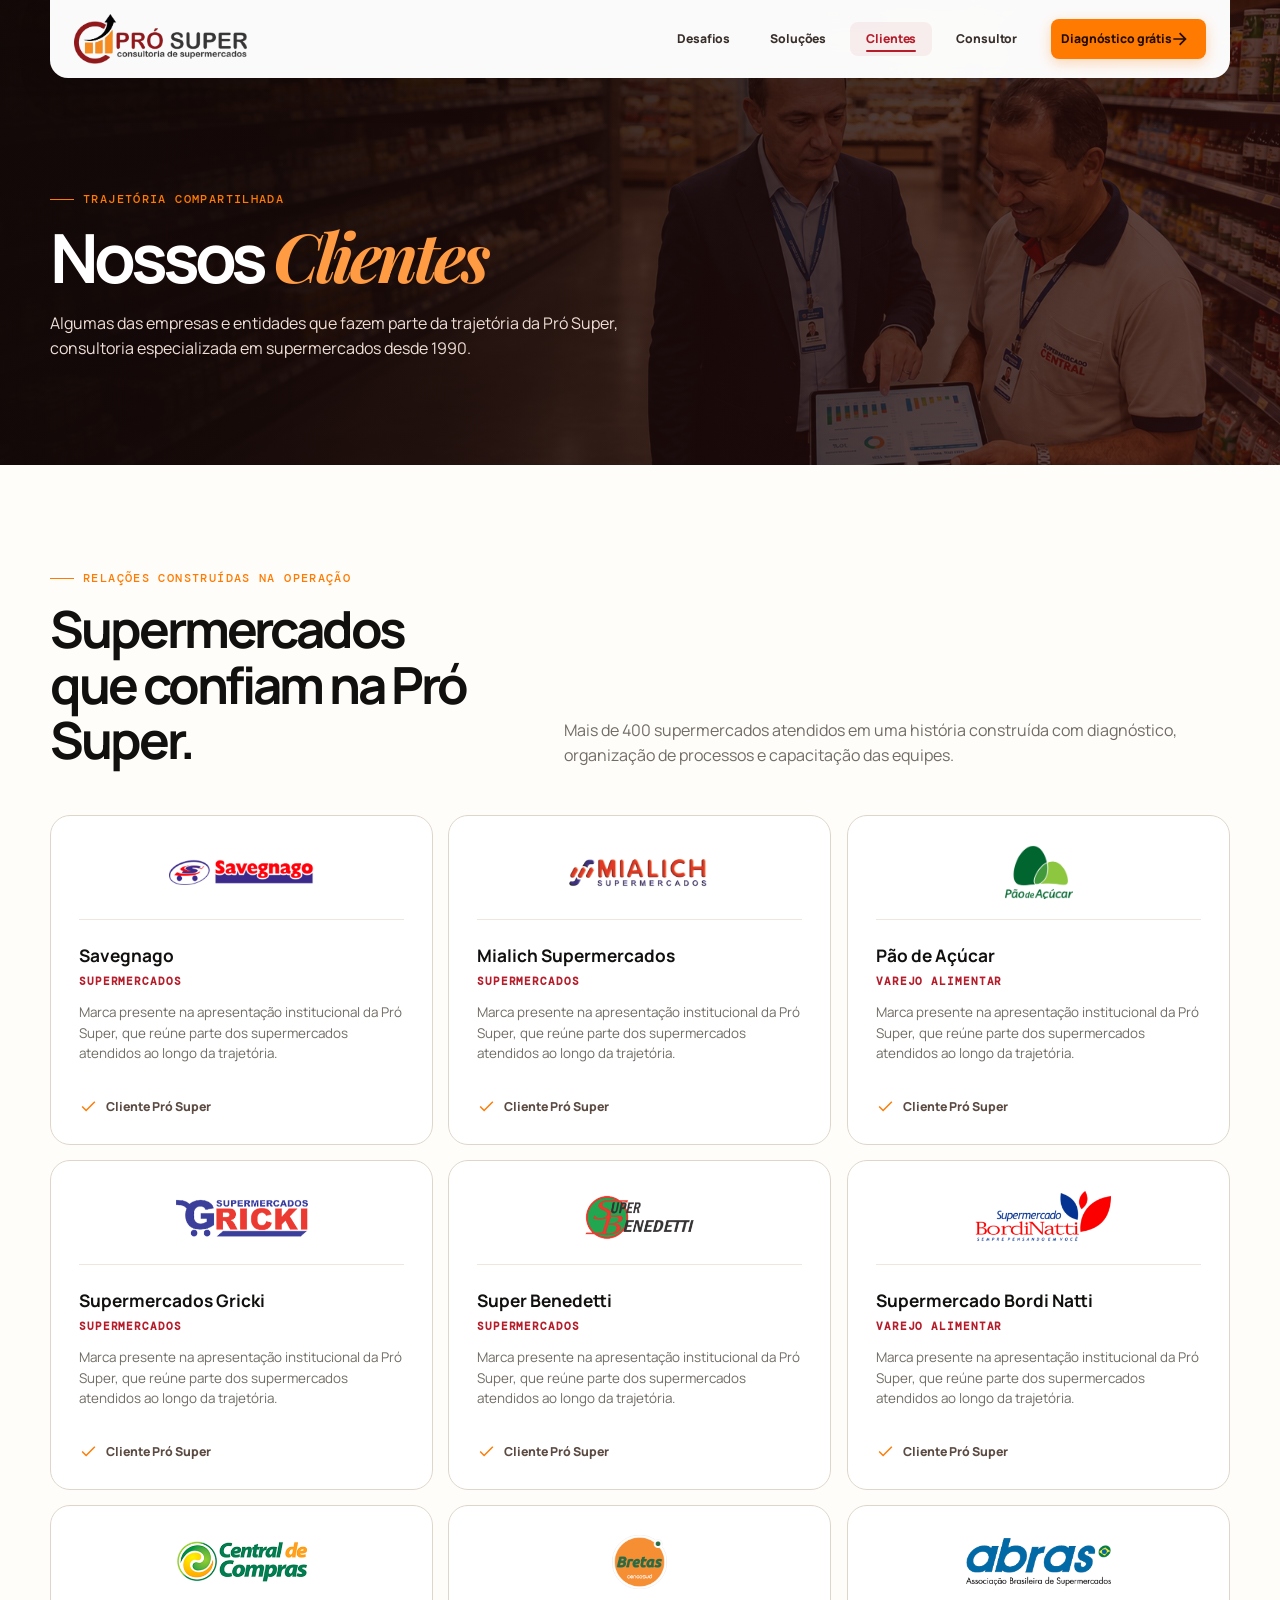
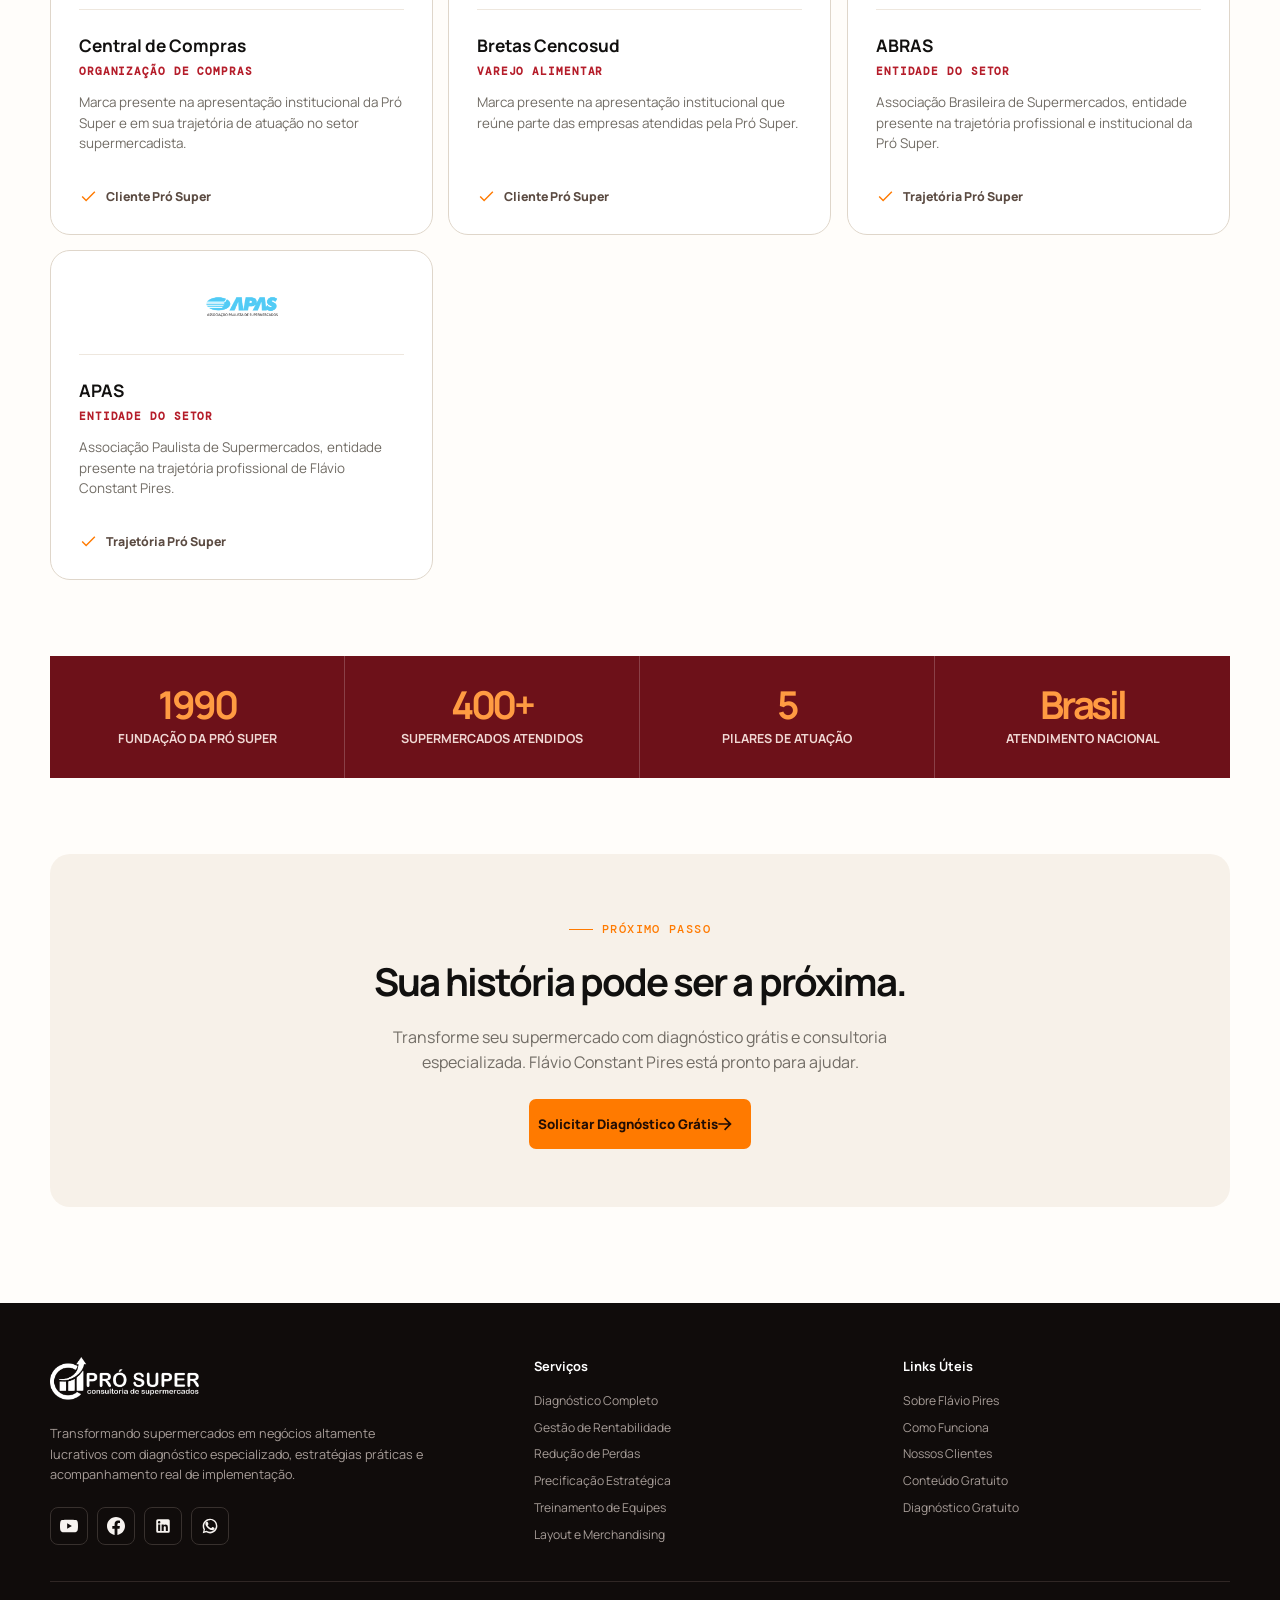
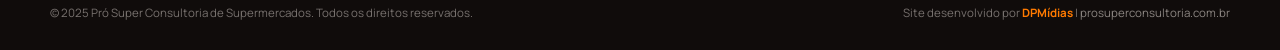
<file: clientes.html>
<!doctype html>
<html lang="pt-BR">
<head>
  <meta charset="utf-8">
  <meta name="viewport" content="width=device-width,initial-scale=1">
  <title>Nossos Clientes | Pró Super Consultoria</title>
  <meta name="description" content="Conheça parte dos supermercados e entidades que fazem parte da trajetória da Pró Super, consultoria especializada em supermercados desde 1990.">
  <meta name="robots" content="index,follow">
  <link rel="canonical" href="https://prosuperconsultoria.com.br/clientes">
  <link rel="icon" href="imagens/prosuper%20favicon.jpg">
  <meta property="og:title" content="Nossos Clientes | Pró Super Consultoria">
  <meta property="og:description" content="Mais de 400 supermercados atendidos pela Pró Super.">
  <meta property="og:image" content="https://prosuperconsultoria.com.br/hero-consultant-wide.png">
  <meta property="og:url" content="https://prosuperconsultoria.com.br/clientes">
  <link rel="preconnect" href="https://fonts.googleapis.com">
  <link rel="preconnect" href="https://fonts.gstatic.com" crossorigin>
  <link href="https://fonts.googleapis.com/css2?family=DM+Mono:wght@400;500&family=Manrope:wght@400;500;600;700;800&family=Playfair+Display:ital,wght@0,700;1,700&display=swap" rel="stylesheet">
  <link rel="stylesheet" href="paginas.css">
  <link rel="stylesheet" href="content-sections.css">
  <link rel="stylesheet" href="site-shell.css">
  <link rel="stylesheet" href="premium-effects.css">
  <script type="application/ld+json">
  {
    "@context": "https://schema.org",
    "@type": "CollectionPage",
    "name": "Nossos Clientes | Pró Super Consultoria",
    "url": "https://prosuperconsultoria.com.br/clientes",
    "description": "Parte dos supermercados e entidades atendidos pela Pró Super."
  }
  </script>
</head>
<body>
<header class="page-header">
  <nav class="wrap nav" aria-label="Navegação principal">
    <a href="/" class="nav-logo"><img src="imagens/Prosuper%20logo%20horixontal.webp" alt="Pró Super Consultoria"></a>
    <button class="menu" aria-label="Abrir menu" aria-expanded="false">☰</button>
    <div class="nav-links">
      <a href="desafios">Desafios</a>
      <a href="solucoes">Soluções</a>
      <a class="active" href="clientes">Clientes</a>
      <a href="consultor">Consultor</a>
      <a href="contato" class="button">Diagnóstico grátis</a>
    </div>
  </nav>
</header>
<main>
  <section class="page-hero">
    <div class="wrap">
      <div class="eyebrow">Trajetória compartilhada</div>
      <h1>Nossos <em>Clientes</em></h1>
      <p>Algumas das empresas e entidades que fazem parte da trajetória da Pró Super, consultoria especializada em supermercados desde 1990.</p>
    </div>
  </section>

  <section class="page-main">
    <div class="wrap">
      <div class="intro">
        <div>
          <div class="eyebrow">Relações construídas na operação</div>
          <h2>Supermercados que confiam na Pró Super.</h2>
        </div>
        <p>Mais de 400 supermercados atendidos em uma história construída com diagnóstico, organização de processos e capacitação das equipes.</p>
      </div>

      <div class="client-grid">
        <article class="client-card">
          <div class="brand-logo"><img src="imagens/Savegnago.png" alt="Savegnago"></div>
          <h3>Savegnago</h3>
          <div class="client-type">Supermercados</div>
          <p>Marca presente na apresentação institucional da Pró Super, que reúne parte dos supermercados atendidos ao longo da trajetória.</p>
          <div class="client-proof"><svg viewBox="0 0 24 24"><path d="M20 6 9 17l-5-5"/></svg>Cliente Pró Super</div>
        </article>

        <article class="client-card">
          <div class="brand-logo"><img src="imagens/Mialich.png" alt="Mialich Supermercados"></div>
          <h3>Mialich Supermercados</h3>
          <div class="client-type">Supermercados</div>
          <p>Marca presente na apresentação institucional da Pró Super, que reúne parte dos supermercados atendidos ao longo da trajetória.</p>
          <div class="client-proof"><svg viewBox="0 0 24 24"><path d="M20 6 9 17l-5-5"/></svg>Cliente Pró Super</div>
        </article>

        <article class="client-card">
          <div class="brand-logo"><img src="imagens/P%C3%A3o%20de%20A%C3%A7ucar.png" alt="Pão de Açúcar"></div>
          <h3>Pão de Açúcar</h3>
          <div class="client-type">Varejo alimentar</div>
          <p>Marca presente na apresentação institucional da Pró Super, que reúne parte dos supermercados atendidos ao longo da trajetória.</p>
          <div class="client-proof"><svg viewBox="0 0 24 24"><path d="M20 6 9 17l-5-5"/></svg>Cliente Pró Super</div>
        </article>

        <article class="client-card">
          <div class="brand-logo"><img src="imagens/supermercado%20Gricki.png" alt="Supermercados Gricki"></div>
          <h3>Supermercados Gricki</h3>
          <div class="client-type">Supermercados</div>
          <p>Marca presente na apresentação institucional da Pró Super, que reúne parte dos supermercados atendidos ao longo da trajetória.</p>
          <div class="client-proof"><svg viewBox="0 0 24 24"><path d="M20 6 9 17l-5-5"/></svg>Cliente Pró Super</div>
        </article>

        <article class="client-card">
          <div class="brand-logo"><img src="imagens/super%20benedetti.png" alt="Super Benedetti"></div>
          <h3>Super Benedetti</h3>
          <div class="client-type">Supermercados</div>
          <p>Marca presente na apresentação institucional da Pró Super, que reúne parte dos supermercados atendidos ao longo da trajetória.</p>
          <div class="client-proof"><svg viewBox="0 0 24 24"><path d="M20 6 9 17l-5-5"/></svg>Cliente Pró Super</div>
        </article>

        <article class="client-card">
          <div class="brand-logo"><img src="imagens/Supermercado%20BordiNatti.png" alt="Supermercado Bordi Natti"></div>
          <h3>Supermercado Bordi Natti</h3>
          <div class="client-type">Varejo alimentar</div>
          <p>Marca presente na apresentação institucional da Pró Super, que reúne parte dos supermercados atendidos ao longo da trajetória.</p>
          <div class="client-proof"><svg viewBox="0 0 24 24"><path d="M20 6 9 17l-5-5"/></svg>Cliente Pró Super</div>
        </article>

        <article class="client-card">
          <div class="brand-logo"><img src="imagens/Central%20de%20compras.png" alt="Central de Compras"></div>
          <h3>Central de Compras</h3>
          <div class="client-type">Organização de compras</div>
          <p>Marca presente na apresentação institucional da Pró Super e em sua trajetória de atuação no setor supermercadista.</p>
          <div class="client-proof"><svg viewBox="0 0 24 24"><path d="M20 6 9 17l-5-5"/></svg>Cliente Pró Super</div>
        </article>

        <article class="client-card">
          <div class="brand-logo"><img src="imagens/Bretas.png" alt="Bretas Cencosud"></div>
          <h3>Bretas Cencosud</h3>
          <div class="client-type">Varejo alimentar</div>
          <p>Marca presente na apresentação institucional que reúne parte das empresas atendidas pela Pró Super.</p>
          <div class="client-proof"><svg viewBox="0 0 24 24"><path d="M20 6 9 17l-5-5"/></svg>Cliente Pró Super</div>
        </article>

        <article class="client-card">
          <div class="brand-logo"><img src="imagens/abras.png" alt="ABRAS"></div>
          <h3>ABRAS</h3>
          <div class="client-type">Entidade do setor</div>
          <p>Associação Brasileira de Supermercados, entidade presente na trajetória profissional e institucional da Pró Super.</p>
          <div class="client-proof"><svg viewBox="0 0 24 24"><path d="M20 6 9 17l-5-5"/></svg>Trajetória Pró Super</div>
        </article>

        <article class="client-card">
          <div class="brand-logo"><img src="imagens/apas.png" alt="APAS"></div>
          <h3>APAS</h3>
          <div class="client-type">Entidade do setor</div>
          <p>Associação Paulista de Supermercados, entidade presente na trajetória profissional de Flávio Constant Pires.</p>
          <div class="client-proof"><svg viewBox="0 0 24 24"><path d="M20 6 9 17l-5-5"/></svg>Trajetória Pró Super</div>
        </article>
      </div>

      <div class="stats">
        <div class="stat"><b>1990</b><span>Fundação da Pró Super</span></div>
        <div class="stat"><b>400+</b><span>Supermercados atendidos</span></div>
        <div class="stat"><b>5</b><span>Pilares de atuação</span></div>
        <div class="stat"><b>Brasil</b><span>Atendimento nacional</span></div>
      </div>

      <section class="page-cta">
        <div class="eyebrow">Próximo passo</div>
        <h2>Sua história pode ser a próxima.</h2>
        <p>Transforme seu supermercado com diagnóstico grátis e consultoria especializada. Flávio Constant Pires está pronto para ajudar.</p>
        <a href="contato" class="button">Solicitar Diagnóstico Grátis <svg viewBox="0 0 24 24"><path d="M5 12h14M13 6l6 6-6 6"/></svg></a>
      </section>
    </div>
  </section>
</main>
<footer class="page-footer"></footer>
<script src="site-shell.js"></script>
</body>
</html>
</file>
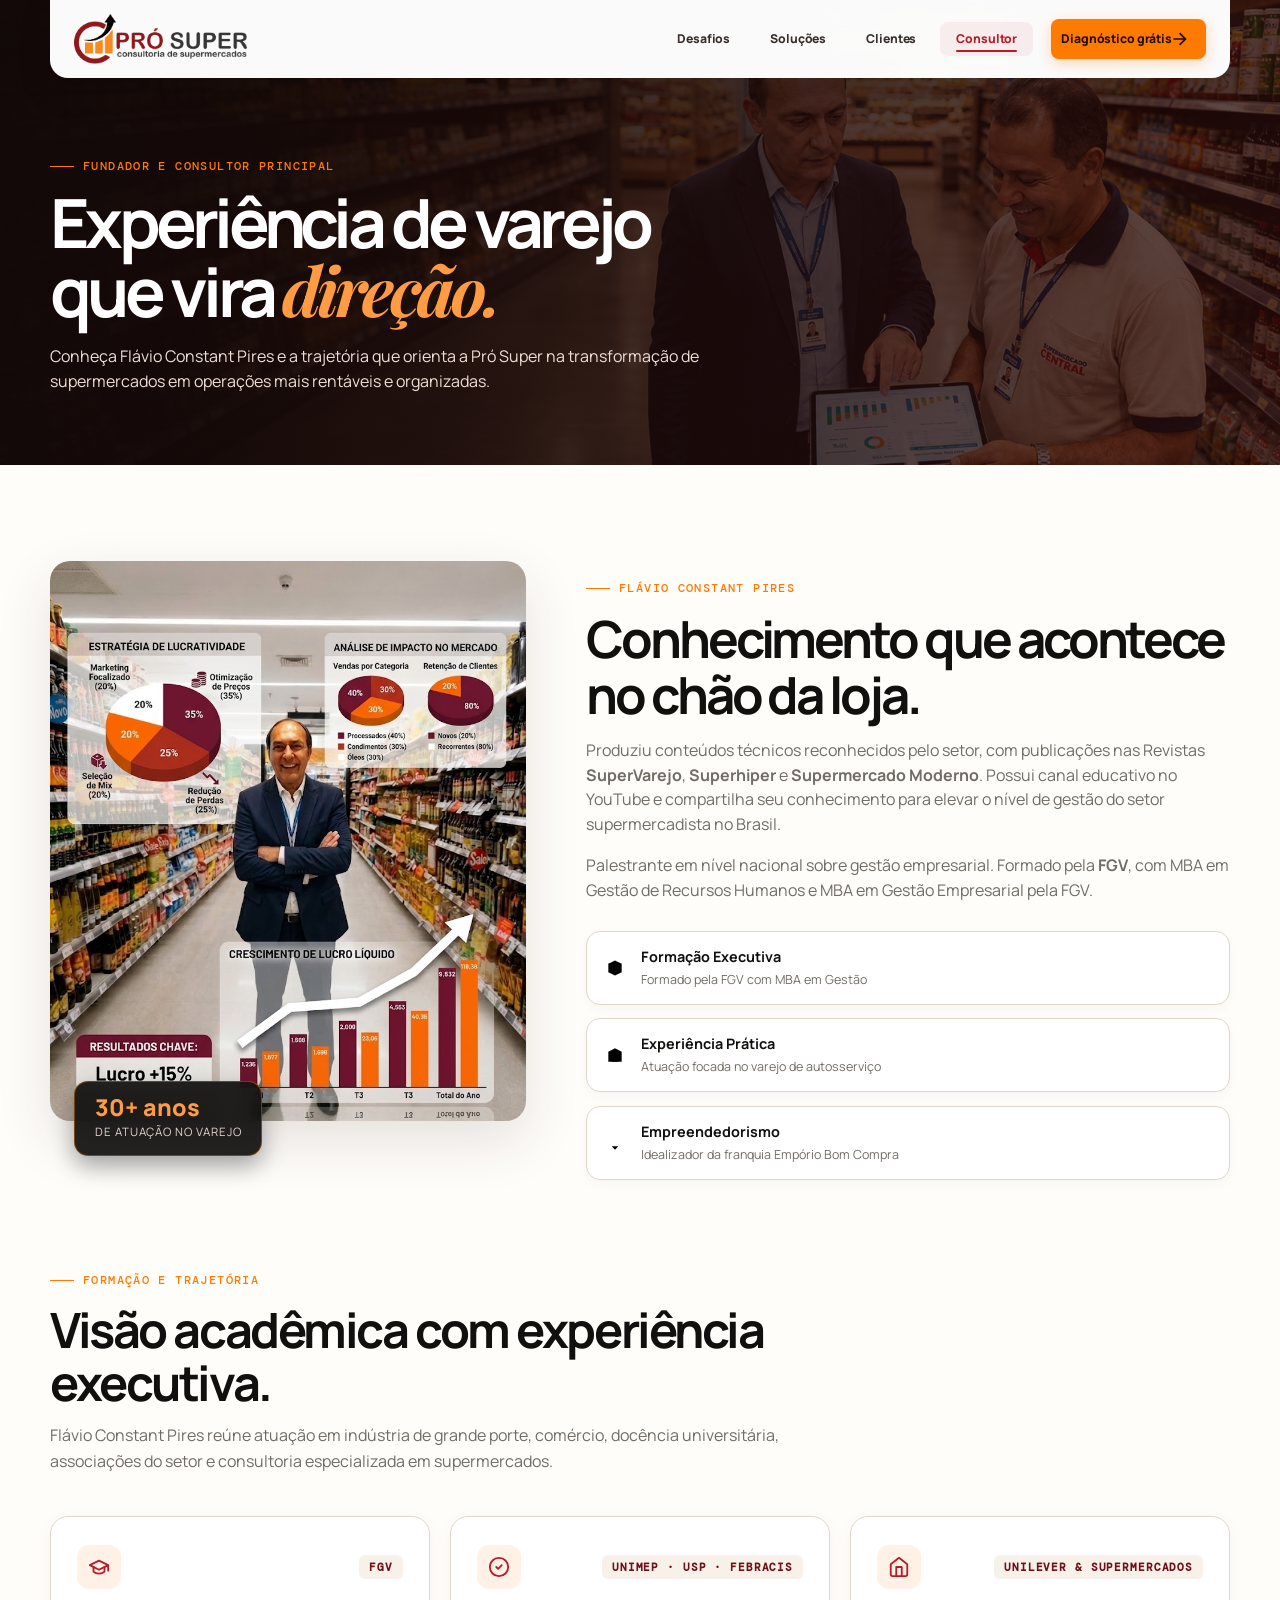
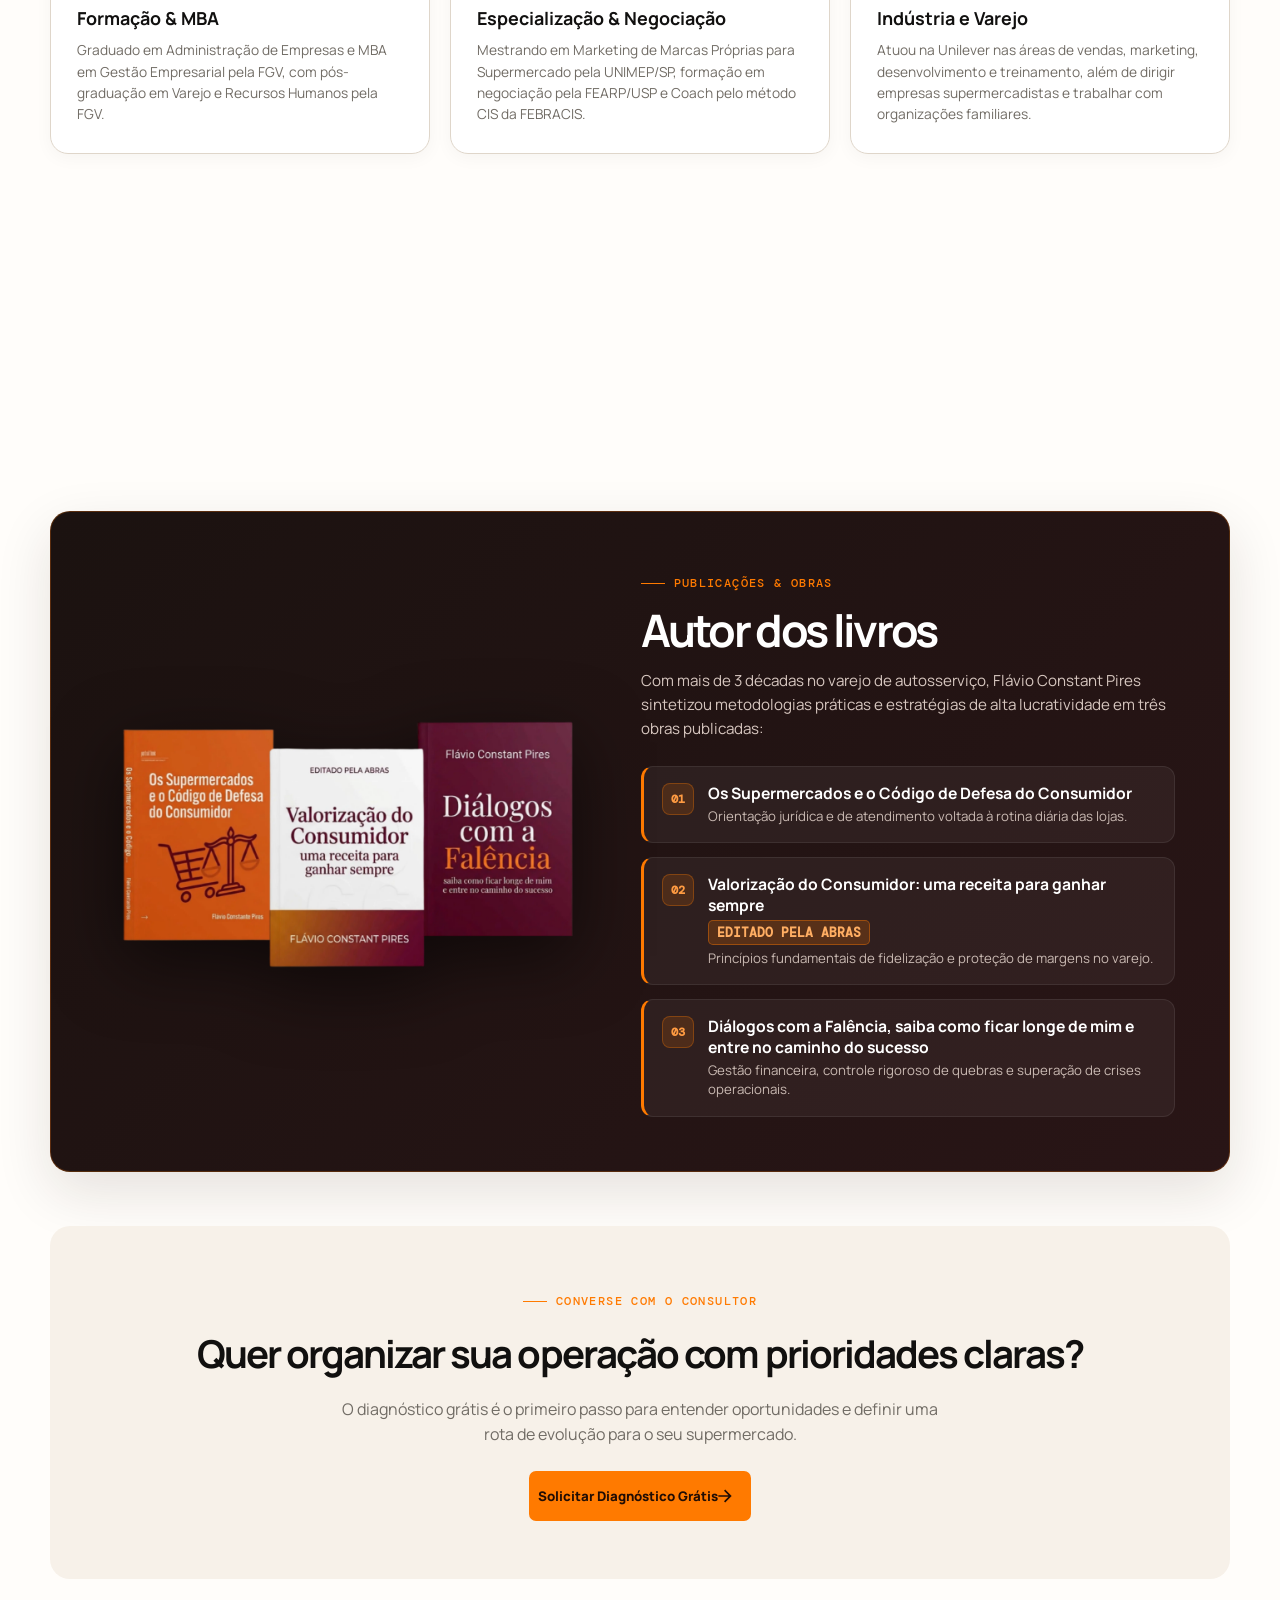
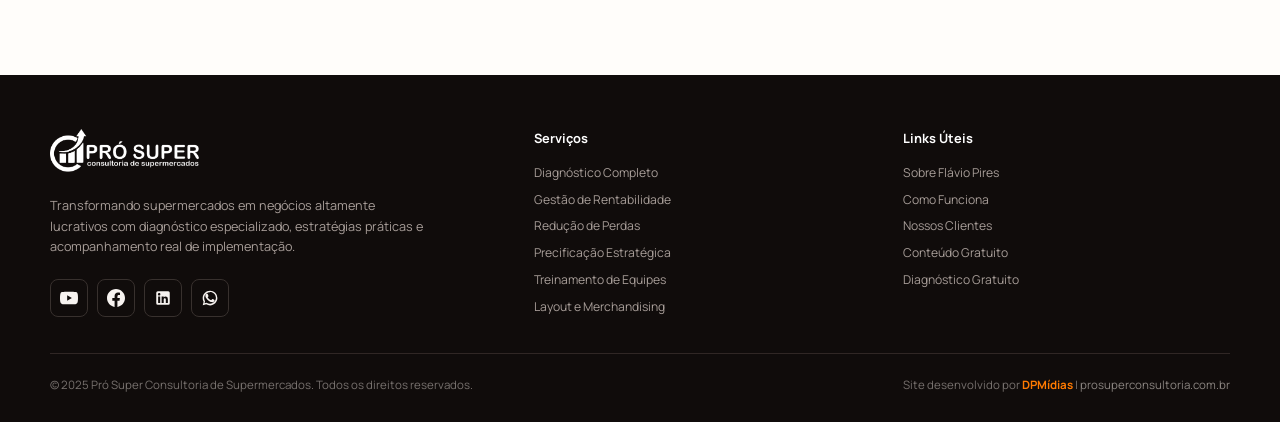
<file: consultor.html>
<!doctype html>
<html lang="pt-BR">
<head>
  <meta charset="utf-8">
  <meta name="viewport" content="width=device-width,initial-scale=1">
  <title>Flávio Constant Pires | Pró Super Consultoria</title>
  <meta name="description" content="Conheça Flávio Constant Pires, fundador e consultor principal da Pró Super, especialista em gestão, processos e rentabilidade para supermercados.">
  <meta name="robots" content="index,follow">
  <link rel="canonical" href="https://prosuperconsultoria.com.br/consultor">
  <link rel="icon" href="imagens/prosuper%20favicon.jpg">
  <meta property="og:title" content="Flávio Constant Pires | Pró Super Consultoria">
  <meta property="og:description" content="Mais de 30 anos de experiência transformando supermercados em operações organizadas e altamente lucrativas.">
  <meta property="og:image" content="https://prosuperconsultoria.com.br/flavio-consultant.png">
  <meta property="og:url" content="https://prosuperconsultoria.com.br/consultor">
  <link rel="preconnect" href="https://fonts.googleapis.com">
  <link rel="preconnect" href="https://fonts.gstatic.com" crossorigin>
  <link href="https://fonts.googleapis.com/css2?family=DM+Mono:wght@400;500&family=Manrope:wght@400;500;600;700;800&family=Playfair+Display:ital,wght@0,700;1,700&display=swap" rel="stylesheet">
  <link rel="stylesheet" href="paginas.css">
  <link rel="stylesheet" href="content-sections.css">
  <link rel="stylesheet" href="site-shell.css">
  <link rel="stylesheet" href="premium-effects.css">
  <script type="application/ld+json">
  {
    "@context": "https://schema.org",
    "@type": "Person",
    "name": "Flávio Constant Pires",
    "jobTitle": "Consultor Principal e Fundador",
    "worksFor": {
      "@type": "Organization",
      "name": "Pró Super Consultoria de Supermercados",
      "url": "https://prosuperconsultoria.com.br/"
    },
    "url": "https://prosuperconsultoria.com.br/consultor",
    "sameAs": [
      "https://www.linkedin.com/in/flavio-constant-pires-13078122/",
      "https://www.youtube.com/@prosuperconsultoria6665",
      "https://www.facebook.com/consultoriadesupermercados"
    ]
  }
  </script>
</head>
<body>
<header class="page-header"></header>
<main>
  <section class="page-hero">
    <div class="wrap">
      <div class="eyebrow">Fundador e consultor principal</div>
      <h1>Experiência de varejo que vira <em>direção.</em></h1>
      <p>Conheça Flávio Constant Pires e a trajetória que orienta a Pró Super na transformação de supermercados em operações mais rentáveis e organizadas.</p>
    </div>
  </section>

  <section class="page-main">
    <div class="wrap">
      <!-- Apresentação Principal: Foto com badge + Bio executiva -->
      <div class="contact-layout">
        <div class="consultant-photo-wrap">
          <img src="flavio-supermercado.jpg" width="800" height="1066" loading="eager" alt="Flávio Constant Pires, consultor no chão de loja do supermercado" class="consultant-photo">
          <div class="consultant-badge">
            <b>30+ anos</b>
            <span>de atuação no varejo</span>
          </div>
        </div>
        <section class="contact-copy">
          <div class="eyebrow">Flávio Constant Pires</div>
          <h2 class="contact-title">Conhecimento que acontece no chão da loja.</h2>
          <p>Produziu conteúdos técnicos reconhecidos pelo setor, com publicações nas Revistas <strong>SuperVarejo</strong>, <strong>Superhiper</strong> e <strong>Supermercado Moderno</strong>. Possui canal educativo no YouTube e compartilha seu conhecimento para elevar o nível de gestão do setor supermercadista no Brasil.</p>
          <p>Palestrante em nível nacional sobre gestão empresarial. Formado pela <strong>FGV</strong>, com MBA em Gestão de Recursos Humanos e MBA em Gestão Empresarial pela FGV.</p>
          <div class="channels">
            <div class="channel">
              <svg viewBox="0 0 24 24"><path d="M12 3 4 7v10l8 4 8-4V7l-8-4Z"/><path d="m4 7 8 4 8-4M12 11v10"/></svg>
              <span><b>Formação Executiva</b>Formado pela FGV com MBA em Gestão</span>
            </div>
            <div class="channel">
              <svg viewBox="0 0 24 24"><path d="M4 20V8l8-4 8 4v12"/><path d="M8 20v-5h8v5M8 10h.01M12 10h.01M16 10h.01"/></svg>
              <span><b>Experiência Prática</b>Atuação focada no varejo de autosserviço</span>
            </div>
            <div class="channel">
              <svg viewBox="0 0 24 24"><path d="M12 20v-8M8 16l4 4 4-4M5 4h14"/></svg>
              <span><b>Empreendedorismo</b>Idealizador da franquia Empório Bom Compra</span>
            </div>
          </div>
        </section>
      </div>

      <!-- Seção Formação e Trajetória -->
      <section class="profile-detail">
        <div class="profile-detail-head">
          <div class="eyebrow">Formação e Trajetória</div>
          <h2>Visão acadêmica com experiência executiva.</h2>
          <p>Flávio Constant Pires reúne atuação em indústria de grande porte, comércio, docência universitária, associações do setor e consultoria especializada em supermercados.</p>
        </div>

        <div class="profile-facts-grid">
          <!-- Card 1: FGV -->
          <article class="profile-card">
            <div class="profile-card-header">
              <div class="profile-icon">
                <svg viewBox="0 0 24 24"><path d="M22 10v6M2 10l10-5 10 5-10 5z"/><path d="M6 12v5c3 3 9 3 12 0v-5"/></svg>
              </div>
              <span class="profile-tag">FGV</span>
            </div>
            <h3>Formação & MBA</h3>
            <p>Graduado em Administração de Empresas e MBA em Gestão Empresarial pela FGV, com pós-graduação em Varejo e Recursos Humanos pela FGV.</p>
          </article>

          <!-- Card 2: Especialização & Negociação -->
          <article class="profile-card">
            <div class="profile-card-header">
              <div class="profile-icon">
                <svg viewBox="0 0 24 24"><circle cx="12" cy="12" r="10"/><path d="m9 12 2 2 4-4"/></svg>
              </div>
              <span class="profile-tag">UNIMEP · USP · FEBRACIS</span>
            </div>
            <h3>Especialização & Negociação</h3>
            <p>Mestrando em Marketing de Marcas Próprias para Supermercado pela UNIMEP/SP, formação em negociação pela FEARP/USP e Coach pelo método CIS da FEBRACIS.</p>
          </article>

          <!-- Card 3: Indústria e Varejo -->
          <article class="profile-card">
            <div class="profile-card-header">
              <div class="profile-icon">
                <svg viewBox="0 0 24 24"><path d="M3 9l9-7 9 7v11a2 2 0 0 1-2 2H5a2 2 0 0 1-2-2z"/><polyline points="9 22 9 12 15 12 15 22"/></svg>
              </div>
              <span class="profile-tag">Unilever & Supermercados</span>
            </div>
            <h3>Indústria e Varejo</h3>
            <p>Atuou na Unilever nas áreas de vendas, marketing, desenvolvimento e treinamento, além de dirigir empresas supermercadistas e trabalhar com organizações familiares.</p>
          </article>

          <!-- Card 4: Ensino e Entidades -->
          <article class="profile-card">
            <div class="profile-card-header">
              <div class="profile-icon">
                <svg viewBox="0 0 24 24"><path d="M4 19.5v-15A2.5 2.5 0 0 1 6.5 2H20v20H6.5a2.5 2.5 0 0 1-2.5-2.5Z"/><path d="M6 6h10M6 10h10"/></svg>
              </div>
              <span class="profile-tag">SENAC · SEBRAE · APAS · ABRAS</span>
            </div>
            <h3>Ensino e Entidades</h3>
            <p>Professor universitário de Marketing, responsável por programas para SENAC e SEBRAE, com atuação como consultor na APAS, ABRAS e APA.</p>
          </article>

          <!-- Card 5: Autor e Palestrante -->
          <article class="profile-card">
            <div class="profile-card-header">
              <div class="profile-icon">
                <svg viewBox="0 0 24 24"><polygon points="12 2 15.09 8.26 22 9.27 17 14.14 18.18 21.02 12 17.77 5.82 21.02 7 14.14 2 9.27 8.91 8.26 12 2"/></svg>
              </div>
              <span class="profile-tag">Livros & Congressos</span>
            </div>
            <h3>Autor e Palestrante</h3>
            <p>Autor de 3 obras de referência para o setor supermercadista brasileiro e palestrante sobre gestão empresarial em nível nacional.</p>
          </article>

          <!-- Card 6: Contato Direto -->
          <article class="profile-card profile-card-contact">
            <div class="profile-card-header">
              <div class="profile-icon">
                <svg viewBox="0 0 24 24"><path d="M22 16.92v3a2 2 0 0 1-2.18 2 19.79 19.79 0 0 1-8.63-3.07 19.5 19.5 0 0 1-6-6 19.79 19.79 0 0 1-3.07-8.67A2 2 0 0 1 4.11 2h3a2 2 0 0 1 2 1.72 12.84 12.84 0 0 0 .7 2.81 2 2 0 0 1-.45 2.11L8.09 9.91a16 16 0 0 0 6 6l1.27-1.27a2 2 0 0 1 2.11-.45 12.84 12.84 0 0 0 2.81.7A2 2 0 0 1 22 16.92z"/></svg>
              </div>
              <span class="profile-tag">Contato Direto</span>
            </div>
            <h3>Fale com Flávio Pires</h3>
            <div class="profile-contact-links">
              <a href="https://wa.me/5516982450555" target="_blank" rel="noopener" class="profile-contact-item">
                <span>WhatsApp: (16) 98245-0555</span>
                <strong>Conversar &rarr;</strong>
              </a>
              <a href="mailto:flavio@prsuper.com.br" class="profile-contact-item">
                <span>flavio@prsuper.com.br</span>
                <strong>E-mail &rarr;</strong>
              </a>
            </div>
          </article>
        </div>
      </section>

      <!-- Seção Livros Publicados -->
      <section class="consultant-books-section">
        <div class="consultant-books-grid">
          <div class="consultant-books-img-wrap">
            <img src="imagens/livros.webp" width="650" height="500" loading="lazy" alt="Livros de autoria de Flávio Constant Pires" class="consultant-books-img">
          </div>
          <div class="consultant-books-content">
            <div class="eyebrow">Publicações & Obras</div>
            <h2>Autor dos livros</h2>
            <p class="consultant-books-intro">Com mais de 3 décadas no varejo de autosserviço, Flávio Constant Pires sintetizou metodologias práticas e estratégias de alta lucratividade em três obras publicadas:</p>
            <ul class="consultant-books-list">
              <li>
                <div class="book-bullet">01</div>
                <div>
                  <strong>Os Supermercados e o Código de Defesa do Consumidor</strong>
                  <span>Orientação jurídica e de atendimento voltada à rotina diária das lojas.</span>
                </div>
              </li>
              <li>
                <div class="book-bullet">02</div>
                <div>
                  <strong>Valorização do Consumidor: uma receita para ganhar sempre</strong>
                  <span class="book-badge-abras">Editado pela ABRAS</span>
                  <span>Princípios fundamentais de fidelização e proteção de margens no varejo.</span>
                </div>
              </li>
              <li>
                <div class="book-bullet">03</div>
                <div>
                  <strong>Diálogos com a Falência, saiba como ficar longe de mim e entre no caminho do sucesso</strong>
                  <span>Gestão financeira, controle rigoroso de quebras e superação de crises operacionais.</span>
                </div>
              </li>
            </ul>
          </div>
        </div>
      </section>

      <!-- Seção Chamada / CTA -->
      <section class="page-cta">
        <div class="eyebrow">Converse com o consultor</div>
        <h2>Quer organizar sua operação com prioridades claras?</h2>
        <p>O diagnóstico grátis é o primeiro passo para entender oportunidades e definir uma rota de evolução para o seu supermercado.</p>
        <a class="button" href="contato">Solicitar Diagnóstico Grátis <svg viewBox="0 0 24 24"><path d="M5 12h14M13 6l6 6-6 6"/></svg></a>
      </section>
    </div>
  </section>
</main>
<footer class="page-footer"></footer>
<script src="site-shell.js"></script>
</body>
</html>
</file>
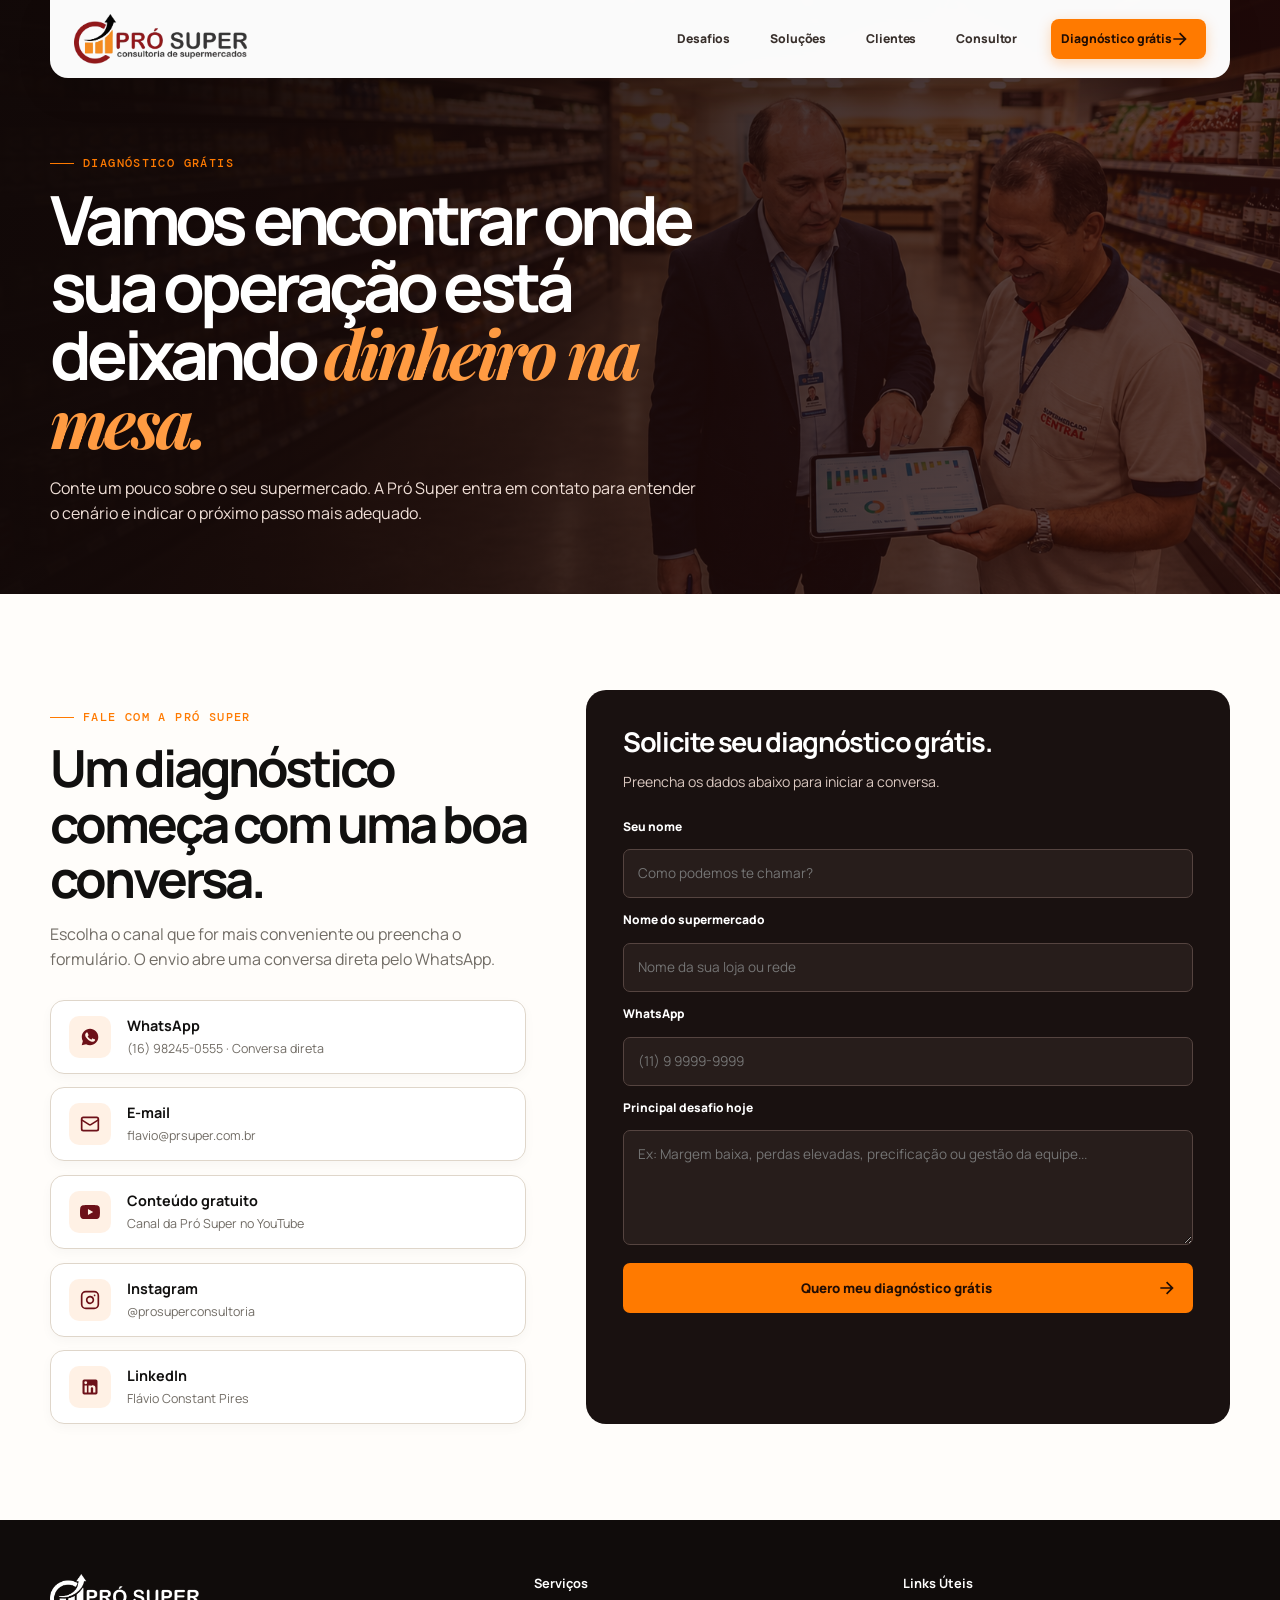
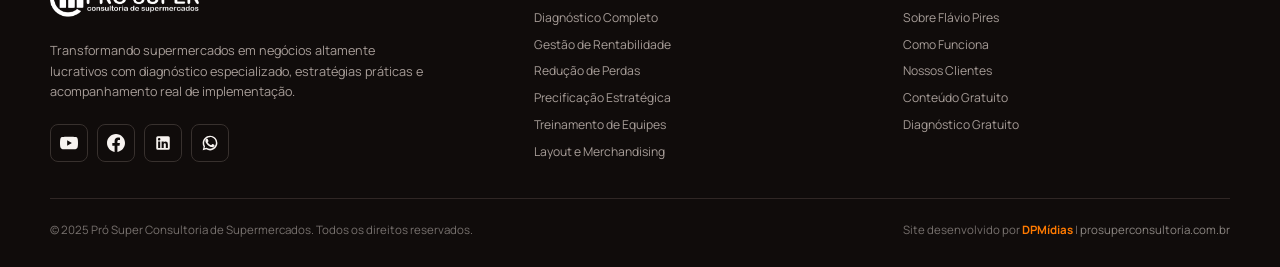
<file: contato.html>
<!doctype html>
<html lang="pt-BR">
<head>
  <meta charset="utf-8">
  <meta name="viewport" content="width=device-width,initial-scale=1">
  <title>Contato | Pró Super Consultoria</title>
  <meta name="description" content="Solicite um diagnóstico grátis para o seu supermercado com a Pró Super Consultoria. Fale diretamente com Flávio Constant Pires.">
  <meta name="robots" content="index,follow">
  <link rel="canonical" href="https://prosuperconsultoria.com.br/contato">
  <link rel="icon" href="imagens/prosuper%20favicon.jpg">
  <meta property="og:title" content="Contato | Pró Super Consultoria">
  <meta property="og:description" content="Solicite um diagnóstico gratuito para a gestão e lucratividade do seu supermercado.">
  <meta property="og:url" content="https://prosuperconsultoria.com.br/contato">
  <link rel="preconnect" href="https://fonts.googleapis.com">
  <link rel="preconnect" href="https://fonts.gstatic.com" crossorigin>
  <link href="https://fonts.googleapis.com/css2?family=DM+Mono:wght@400;500&family=Manrope:wght@400;500;600;700;800&family=Playfair+Display:ital,wght@0,700;1,700&display=swap" rel="stylesheet">
  <link rel="stylesheet" href="paginas.css">
  <link rel="stylesheet" href="content-sections.css">
  <link rel="stylesheet" href="site-shell.css">
  <link rel="stylesheet" href="premium-effects.css">
  <script type="application/ld+json">
  {
    "@context": "https://schema.org",
    "@type": "ContactPage",
    "name": "Contato | Pró Super Consultoria",
    "url": "https://prosuperconsultoria.com.br/contato"
  }
  </script>
</head>
<body>
<header class="page-header"></header>
<main>
  <section class="page-hero">
    <div class="wrap">
      <div class="eyebrow">Diagnóstico grátis</div>
      <h1>Vamos encontrar onde sua operação está deixando <em>dinheiro na mesa.</em></h1>
      <p>Conte um pouco sobre o seu supermercado. A Pró Super entra em contato para entender o cenário e indicar o próximo passo mais adequado.</p>
    </div>
  </section>

  <section class="page-main">
    <div class="wrap contact-layout">
      <section class="contact-copy">
        <div class="eyebrow">Fale com a Pró Super</div>
        <h2 class="contact-title">Um diagnóstico começa com uma boa conversa.</h2>
        <p>Escolha o canal que for mais conveniente ou preencha o formulário. O envio abre uma conversa direta pelo WhatsApp.</p>
        <div class="channels">
          <a class="channel" href="https://wa.me/5516982450555" target="_blank" rel="noopener">
            <div class="channel-icon">
              <svg viewBox="0 0 24 24" fill="currentColor"><path d="M12.04 2C6.58 2 2.13 6.45 2.13 11.91c0 1.75.46 3.45 1.32 4.95L2.05 22l5.25-1.38c1.45.79 3.08 1.21 4.74 1.21 5.46 0 9.91-4.45 9.91-9.91S17.5 2 12.04 2zm5.82 14.33c-.24.68-1.4 1.29-1.93 1.37-.5.08-1.14.11-1.84-.11-.42-.13-.96-.31-1.66-.61-2.93-1.27-4.85-4.22-5-4.42-.15-.2-1.2-1.59-1.2-3.04s.76-2.15 1.03-2.45c.27-.29.58-.36.78-.36l.56.01c.18 0 .42-.07.66.5.24.58.83 2.03.9 2.18.07.15.12.32.02.52-.1.2-.15.32-.3.5-.15.17-.31.38-.44.51-.15.15-.3.3-.13.6.17.29.76 1.26 1.63 2.04 1.12 1 2.07 1.31 2.36 1.46.29.15.46.13.63-.07.17-.2.73-.85.93-1.15.2-.29.39-.24.66-.15.27.1 1.7.8 1.99.95.29.15.49.22.56.34.07.12.07.7-.17 1.38z"/></svg>
            </div>
            <div><b>WhatsApp</b><span>(16) 98245-0555 · Conversa direta</span></div>
          </a>
          <a class="channel" href="mailto:flavio@prsuper.com.br">
            <div class="channel-icon">
              <svg viewBox="0 0 24 24" fill="none" stroke="currentColor" stroke-width="2" stroke-linecap="round" stroke-linejoin="round"><rect width="20" height="16" x="2" y="4" rx="2"/><path d="m22 7-8.97 5.7a1.94 1.94 0 0 1-2.06 0L2 7"/></svg>
            </div>
            <div><b>E-mail</b><span>flavio@prsuper.com.br</span></div>
          </a>
          <a class="channel" href="https://www.youtube.com/@prosuperconsultoria6665" target="_blank" rel="noopener">
            <div class="channel-icon">
              <svg viewBox="0 0 24 24" fill="currentColor"><path d="M23.498 6.186a3.016 3.016 0 0 0-2.122-2.136C19.505 3.545 12 3.545 12 3.545s-7.505 0-9.377.505A3.017 3.017 0 0 0 .502 6.186C0 8.07 0 12 0 12s0 3.93.502 5.814a3.016 3.016 0 0 0 2.122 2.136c1.871.505 9.376.505 9.376.505s7.505 0 9.377-.505a3.015 3.015 0 0 0 2.122-2.136C24 15.93 24 12 24 12s0-3.93-.502-5.814zM9.545 15.568V8.432L15.818 12l-6.273 3.568z"/></svg>
            </div>
            <div><b>Conteúdo gratuito</b><span>Canal da Pró Super no YouTube</span></div>
          </a>
          <a class="channel" href="https://www.instagram.com/prosuperconsultoria/" target="_blank" rel="noopener">
            <div class="channel-icon">
              <svg viewBox="0 0 24 24" fill="none" stroke="currentColor" stroke-width="2" stroke-linecap="round" stroke-linejoin="round"><rect width="20" height="20" x="2" y="2" rx="5" ry="5"/><path d="M16 11.37A4 4 0 1 1 12.63 8 4 4 0 0 1 16 11.37z"/><line x1="17.5" x2="17.51" y1="6.5" y2="6.5"/></svg>
            </div>
            <div><b>Instagram</b><span>@prosuperconsultoria</span></div>
          </a>
          <a class="channel" href="https://www.linkedin.com/in/flavio-constant-pires-13078122/" target="_blank" rel="noopener">
            <div class="channel-icon">
              <svg viewBox="0 0 24 24" fill="currentColor"><path d="M19 3a2 2 0 0 1 2 2v14a2 2 0 0 1-2 2H5a2 2 0 0 1-2-2V5a2 2 0 0 1 2-2h14m-.5 15.5v-5.3a3.26 3.26 0 0 0-3.26-3.26c-.85 0-1.84.52-2.28 1.3v-1.11h-2.79v8.37h2.79v-4.93c0-.77.62-1.4 1.39-1.4a1.4 1.4 0 0 1 1.4 1.4v4.93h2.75M6.88 8.56a1.68 1.68 0 0 0 1.68-1.68c0-.93-.75-1.69-1.68-1.69a1.69 1.69 0 0 0-1.69 1.69c0 .93.76 1.68 1.69 1.68m1.39 9.94v-8.37H5.5v8.37h2.77z"/></svg>
            </div>
            <div><b>LinkedIn</b><span>Flávio Constant Pires</span></div>
          </a>
        </div>
      </section>

      <section class="contact-panel">
        <h2>Solicite seu diagnóstico grátis.</h2>
        <p>Preencha os dados abaixo para iniciar a conversa.</p>
        <form class="form" id="contact-form">
          <label for="name">Seu nome</label>
          <input id="name" required placeholder="Como podemos te chamar?">
          <label for="store">Nome do supermercado</label>
          <input id="store" required placeholder="Nome da sua loja ou rede">
          <label for="phone">WhatsApp</label>
          <input id="phone" type="tel" inputmode="numeric" required placeholder="(11) 9 9999-9999">
          <label for="message">Principal desafio hoje</label>
          <textarea id="message" placeholder="Ex: Margem baixa, perdas elevadas, precificação ou gestão da equipe..."></textarea>
          <button class="button" type="submit">Quero meu diagnóstico grátis <svg viewBox="0 0 24 24"><path d="M5 12h14M13 6l6 6-6 6"/></svg></button>
        </form>
      </section>
    </div>
  </section>
</main>
<footer class="page-footer"></footer>
<script src="site-shell.js"></script>
<script>
  document.querySelector('#contact-form').addEventListener('submit', e => {
    e.preventDefault();
    const name = document.querySelector('#name').value.trim();
    const store = document.querySelector('#store').value.trim();
    const phone = document.querySelector('#phone').value.trim();
    const message = document.querySelector('#message').value.trim();
    if (!name || !store || !phone) {
      alert('Preencha nome, supermercado e WhatsApp.');
      return;
    }
    const text = 'Olá, sou ' + name + ' do supermercado ' + store + '.\nWhatsApp: ' + phone + (message ? '\nPrincipal desafio: ' + message : '') + '\n\nGostaria de um Diagnóstico Grátis.';
    window.open('https://wa.me/5516982450555?text=' + encodeURIComponent(text), '_blank', 'noopener');
  });
</script>
</body>
</html>
</file>
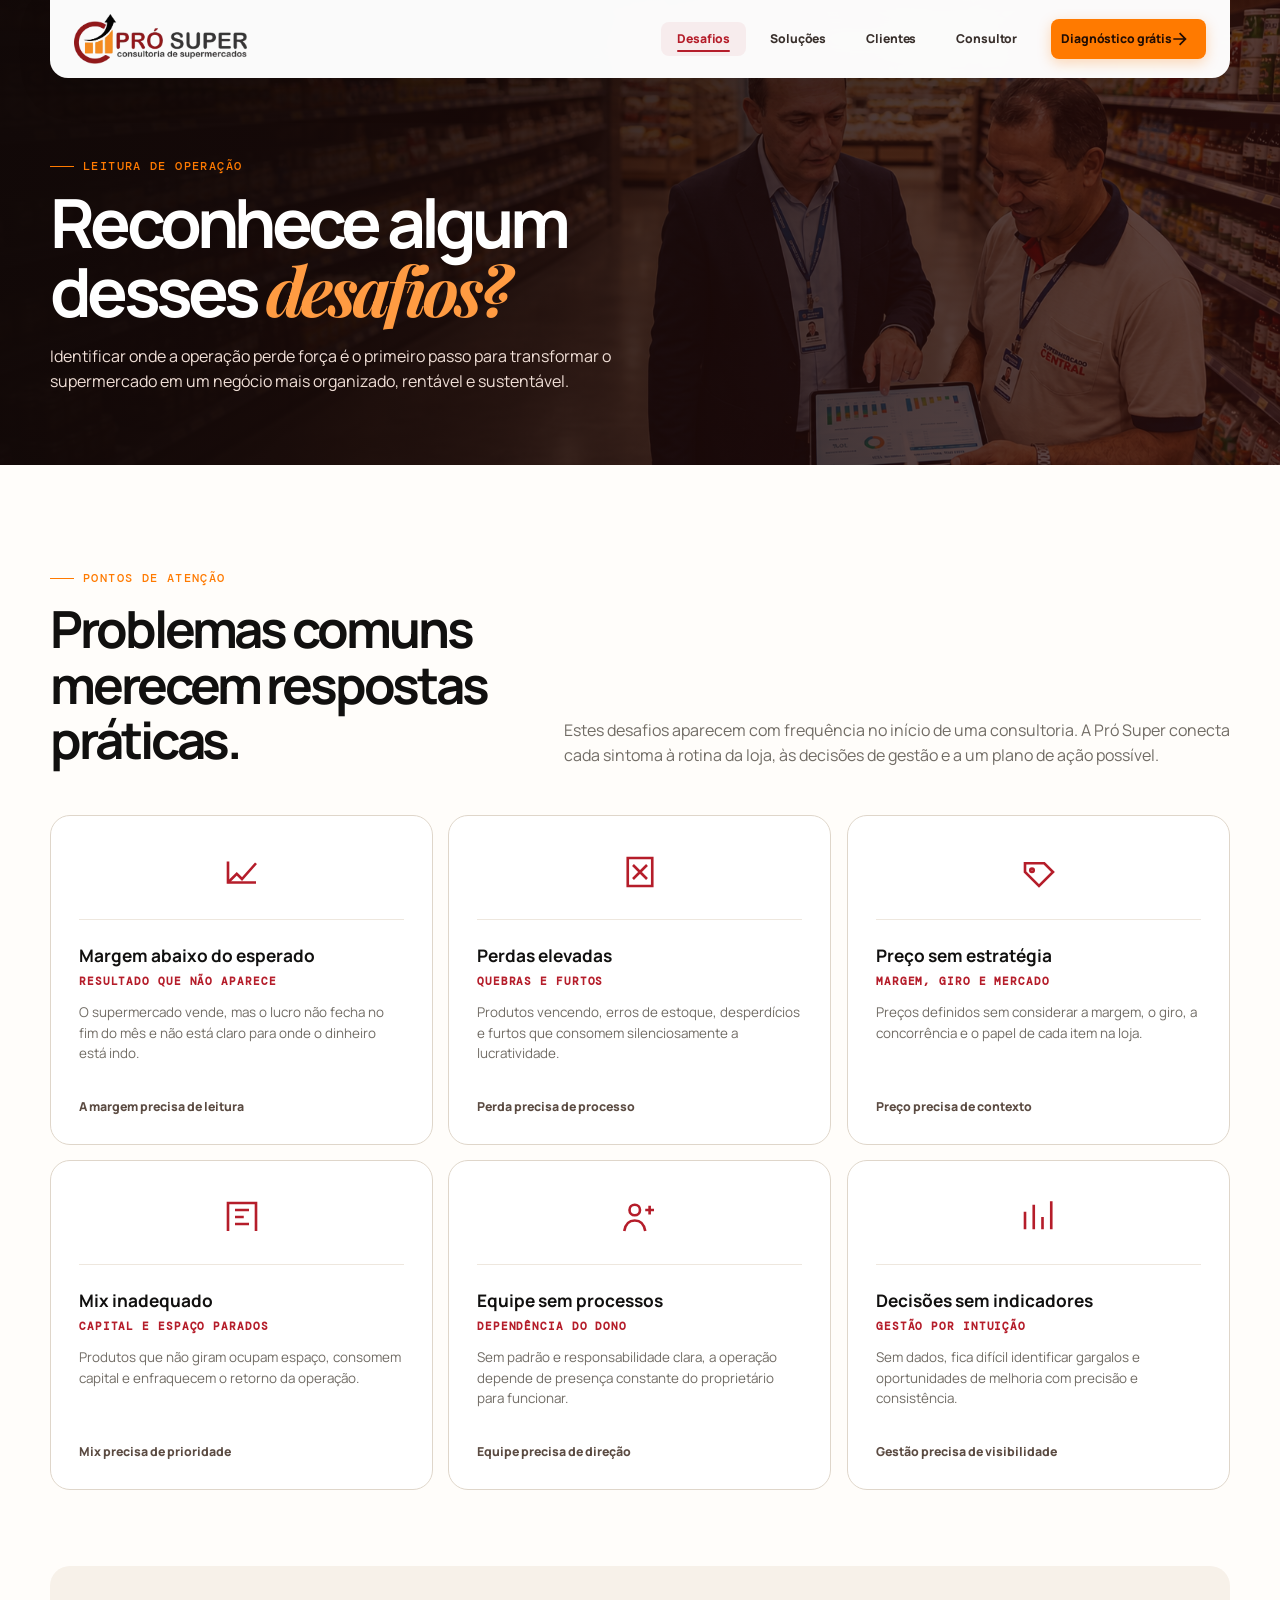
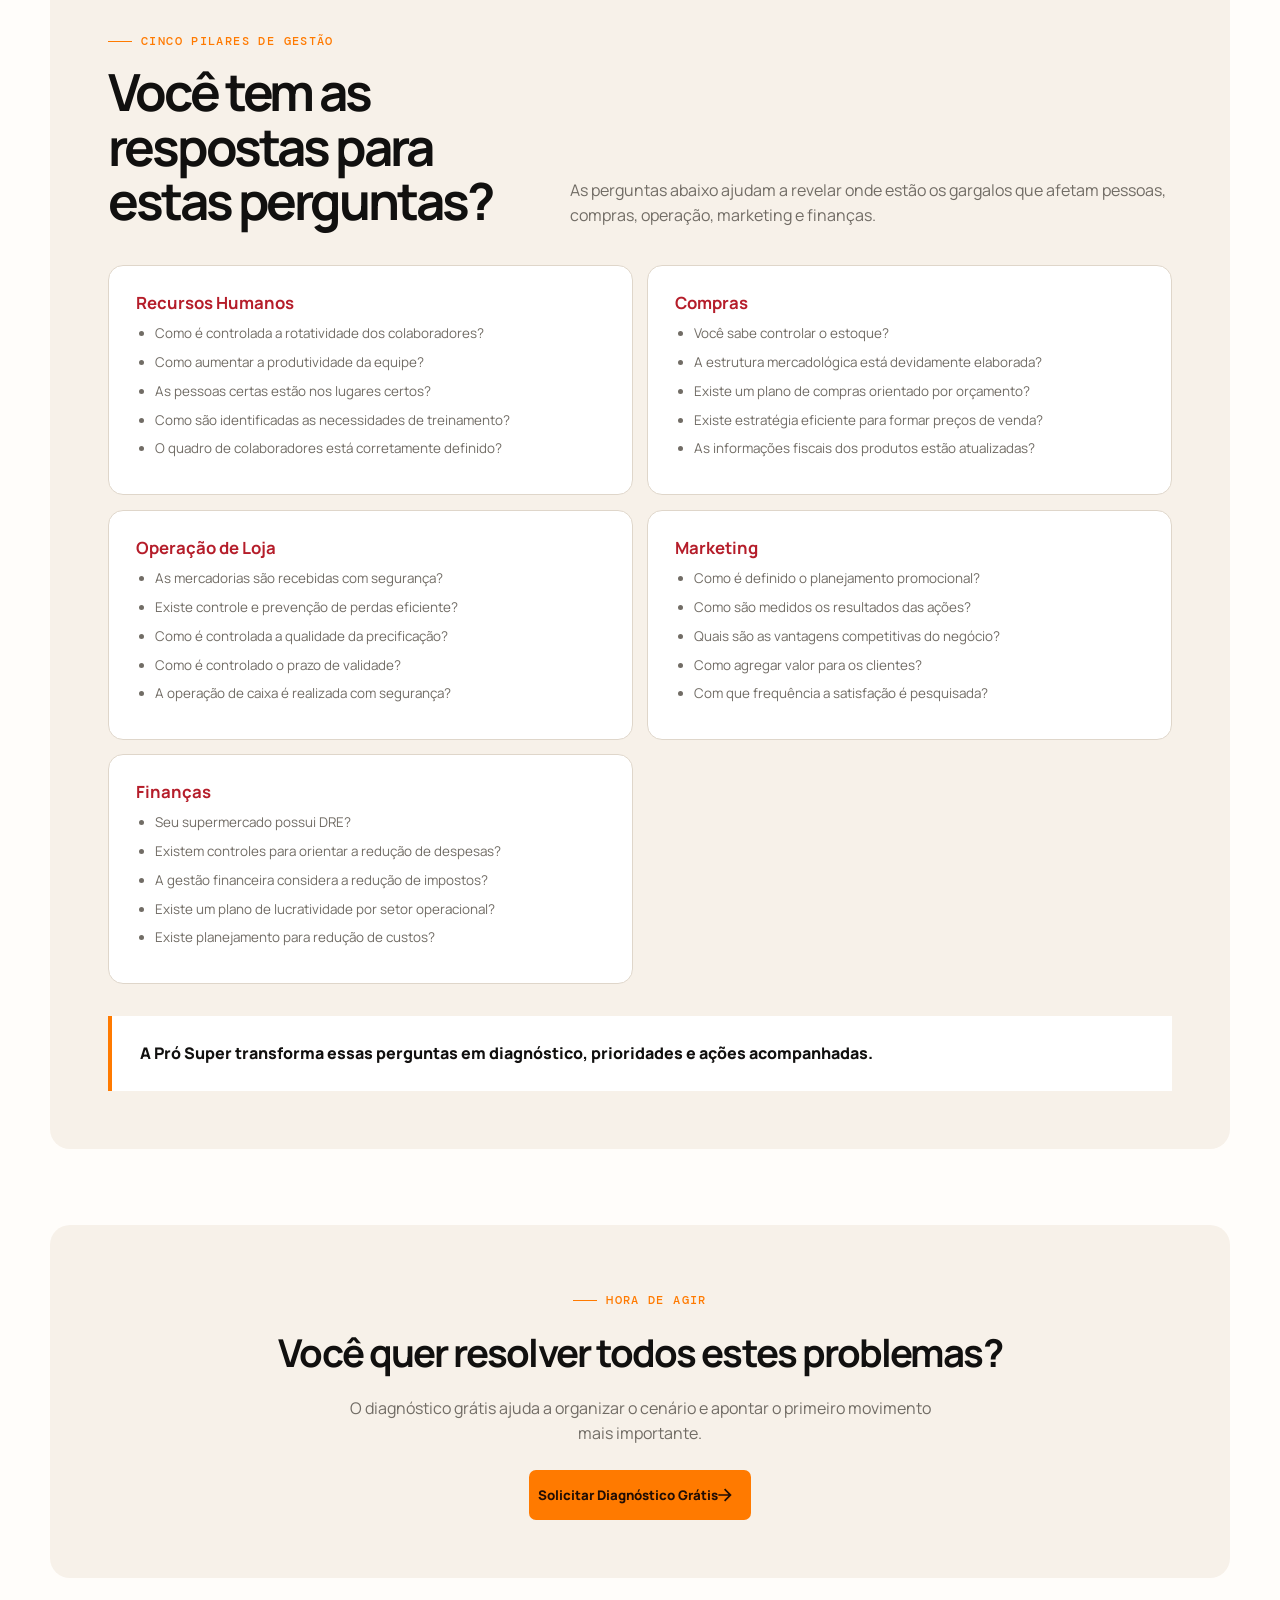
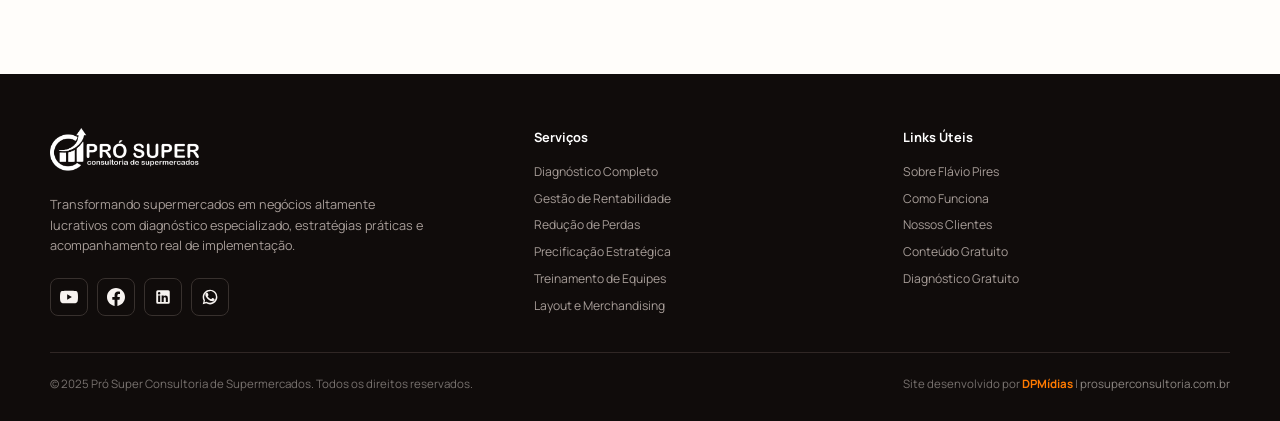
<file: desafios.html>
<!doctype html>
<html lang="pt-BR">
<head>
  <meta charset="utf-8">
  <meta name="viewport" content="width=device-width,initial-scale=1">
  <title>Desafios de Supermercados | Pró Super Consultoria</title>
  <meta name="description" content="Reconheça os desafios mais comuns de margem, perdas, preços, mix e processos em supermercados e veja como transformar gargalos em lucro.">
  <meta name="robots" content="index,follow">
  <link rel="canonical" href="https://prosuperconsultoria.com.br/desafios">
  <link rel="icon" href="imagens/prosuper%20favicon.jpg">
  <meta property="og:title" content="Desafios de Supermercados | Pró Super Consultoria">
  <meta property="og:description" content="Identifique onde a operação perde rentabilidade e estruture soluções práticas.">
  <meta property="og:url" content="https://prosuperconsultoria.com.br/desafios">
  <link rel="preconnect" href="https://fonts.googleapis.com">
  <link rel="preconnect" href="https://fonts.gstatic.com" crossorigin>
  <link href="https://fonts.googleapis.com/css2?family=DM+Mono:wght@400;500&family=Manrope:wght@400;500;600;700;800&family=Playfair+Display:ital,wght@0,700;1,700&display=swap" rel="stylesheet">
  <link rel="stylesheet" href="paginas.css">
  <link rel="stylesheet" href="content-sections.css">
  <link rel="stylesheet" href="site-shell.css">
  <link rel="stylesheet" href="premium-effects.css">
</head>
<body>
<header class="page-header"></header>
<main>
  <section class="page-hero">
    <div class="wrap">
      <div class="eyebrow">Leitura de operação</div>
      <h1>Reconhece algum desses <em>desafios?</em></h1>
      <p>Identificar onde a operação perde força é o primeiro passo para transformar o supermercado em um negócio mais organizado, rentável e sustentável.</p>
    </div>
  </section>

  <section class="page-main">
    <div class="wrap">
      <div class="intro">
        <div>
          <div class="eyebrow">Pontos de atenção</div>
          <h2>Problemas comuns merecem respostas práticas.</h2>
        </div>
        <p>Estes desafios aparecem com frequência no início de uma consultoria. A Pró Super conecta cada sintoma à rotina da loja, às decisões de gestão e a um plano de ação possível.</p>
      </div>

      <div class="client-grid">
        <article class="client-card">
          <div class="brand-logo">
            <svg viewBox="0 0 24 24" width="42" height="42" fill="none" stroke="#b51d2a" stroke-width="1.5"><path d="M4 18 9 13l3 3 8-9"/><path d="M4 6v12h16"/></svg>
          </div>
          <h3>Margem abaixo do esperado</h3>
          <div class="client-type">Resultado que não aparece</div>
          <p>O supermercado vende, mas o lucro não fecha no fim do mês e não está claro para onde o dinheiro está indo.</p>
          <div class="client-proof">A margem precisa de leitura</div>
        </article>

        <article class="client-card">
          <div class="brand-logo">
            <svg viewBox="0 0 24 24" width="42" height="42" fill="none" stroke="#b51d2a" stroke-width="1.5"><path d="M5 4h14v16H5z"/><path d="m8 8 8 8m0-8-8 8"/></svg>
          </div>
          <h3>Perdas elevadas</h3>
          <div class="client-type">Quebras e furtos</div>
          <p>Produtos vencendo, erros de estoque, desperdícios e furtos que consomem silenciosamente a lucratividade.</p>
          <div class="client-proof">Perda precisa de processo</div>
        </article>

        <article class="client-card">
          <div class="brand-logo">
            <svg viewBox="0 0 24 24" width="42" height="42" fill="none" stroke="#b51d2a" stroke-width="1.5"><path d="M4 7h11l5 5-8 8-8-8V7Z"/><circle cx="8" cy="11" r="1"/></svg>
          </div>
          <h3>Preço sem estratégia</h3>
          <div class="client-type">Margem, giro e mercado</div>
          <p>Preços definidos sem considerar a margem, o giro, a concorrência e o papel de cada item na loja.</p>
          <div class="client-proof">Preço precisa de contexto</div>
        </article>

        <article class="client-card">
          <div class="brand-logo">
            <svg viewBox="0 0 24 24" width="42" height="42" fill="none" stroke="#b51d2a" stroke-width="1.5"><path d="M4 20V4h16v16M8 8h8M8 12h5M8 16h8"/></svg>
          </div>
          <h3>Mix inadequado</h3>
          <div class="client-type">Capital e espaço parados</div>
          <p>Produtos que não giram ocupam espaço, consomem capital e enfraquecem o retorno da operação.</p>
          <div class="client-proof">Mix precisa de prioridade</div>
        </article>

        <article class="client-card">
          <div class="brand-logo">
            <svg viewBox="0 0 24 24" width="42" height="42" fill="none" stroke="#b51d2a" stroke-width="1.5"><circle cx="9" cy="8" r="3"/><path d="M3 20c.7-4 3-6 6-6s5.3 2 6 6M15 8h5M17.5 5.5v5"/></svg>
          </div>
          <h3>Equipe sem processos</h3>
          <div class="client-type">Dependência do dono</div>
          <p>Sem padrão e responsabilidade clara, a operação depende de presença constante do proprietário para funcionar.</p>
          <div class="client-proof">Equipe precisa de direção</div>
        </article>

        <article class="client-card">
          <div class="brand-logo">
            <svg viewBox="0 0 24 24" width="42" height="42" fill="none" stroke="#b51d2a" stroke-width="1.5"><path d="M4 19V9m5 10V5m5 14v-7m5 7V3"/></svg>
          </div>
          <h3>Decisões sem indicadores</h3>
          <div class="client-type">Gestão por intuição</div>
          <p>Sem dados, fica difícil identificar gargalos e oportunidades de melhoria com precisão e consistência.</p>
          <div class="client-proof">Gestão precisa de visibilidade</div>
        </article>
      </div>

      <!-- Cinco Pilares de Gestão -->
      <section class="content-band">
        <div class="content-band-head">
          <div>
            <div class="eyebrow">Cinco pilares de gestão</div>
            <h2>Você tem as respostas para estas perguntas?</h2>
          </div>
          <p>As perguntas abaixo ajudam a revelar onde estão os gargalos que afetam pessoas, compras, operação, marketing e finanças.</p>
        </div>
        <div class="pillar-grid">
          <article class="pillar-panel">
            <h3>Recursos Humanos</h3>
            <ul>
              <li>Como é controlada a rotatividade dos colaboradores?</li>
              <li>Como aumentar a produtividade da equipe?</li>
              <li>As pessoas certas estão nos lugares certos?</li>
              <li>Como são identificadas as necessidades de treinamento?</li>
              <li>O quadro de colaboradores está corretamente definido?</li>
            </ul>
          </article>
          <article class="pillar-panel">
            <h3>Compras</h3>
            <ul>
              <li>Você sabe controlar o estoque?</li>
              <li>A estrutura mercadológica está devidamente elaborada?</li>
              <li>Existe um plano de compras orientado por orçamento?</li>
              <li>Existe estratégia eficiente para formar preços de venda?</li>
              <li>As informações fiscais dos produtos estão atualizadas?</li>
            </ul>
          </article>
          <article class="pillar-panel">
            <h3>Operação de Loja</h3>
            <ul>
              <li>As mercadorias são recebidas com segurança?</li>
              <li>Existe controle e prevenção de perdas eficiente?</li>
              <li>Como é controlada a qualidade da precificação?</li>
              <li>Como é controlado o prazo de validade?</li>
              <li>A operação de caixa é realizada com segurança?</li>
            </ul>
          </article>
          <article class="pillar-panel">
            <h3>Marketing</h3>
            <ul>
              <li>Como é definido o planejamento promocional?</li>
              <li>Como são medidos os resultados das ações?</li>
              <li>Quais são as vantagens competitivas do negócio?</li>
              <li>Como agregar valor para os clientes?</li>
              <li>Com que frequência a satisfação é pesquisada?</li>
            </ul>
          </article>
          <article class="pillar-panel">
            <h3>Finanças</h3>
            <ul>
              <li>Seu supermercado possui DRE?</li>
              <li>Existem controles para orientar a redução de despesas?</li>
              <li>A gestão financeira considera a redução de impostos?</li>
              <li>Existe um plano de lucratividade por setor operacional?</li>
              <li>Existe planejamento para redução de custos?</li>
            </ul>
          </article>
        </div>
        <div class="statement">A Pró Super transforma essas perguntas em diagnóstico, prioridades e ações acompanhadas.</div>
      </section>

      <!-- CTA -->
      <section class="page-cta" style="margin-top:64px">
        <div class="eyebrow">Hora de agir</div>
        <h2>Você quer resolver todos estes problemas?</h2>
        <p>O diagnóstico grátis ajuda a organizar o cenário e apontar o primeiro movimento mais importante.</p>
        <a class="button" href="contato">Solicitar Diagnóstico Grátis <svg viewBox="0 0 24 24"><path d="M5 12h14M13 6l6 6-6 6"/></svg></a>
      </section>
    </div>
  </section>
</main>
<footer class="page-footer"></footer>
<script src="site-shell.js"></script>
</body>
</html>
</file>
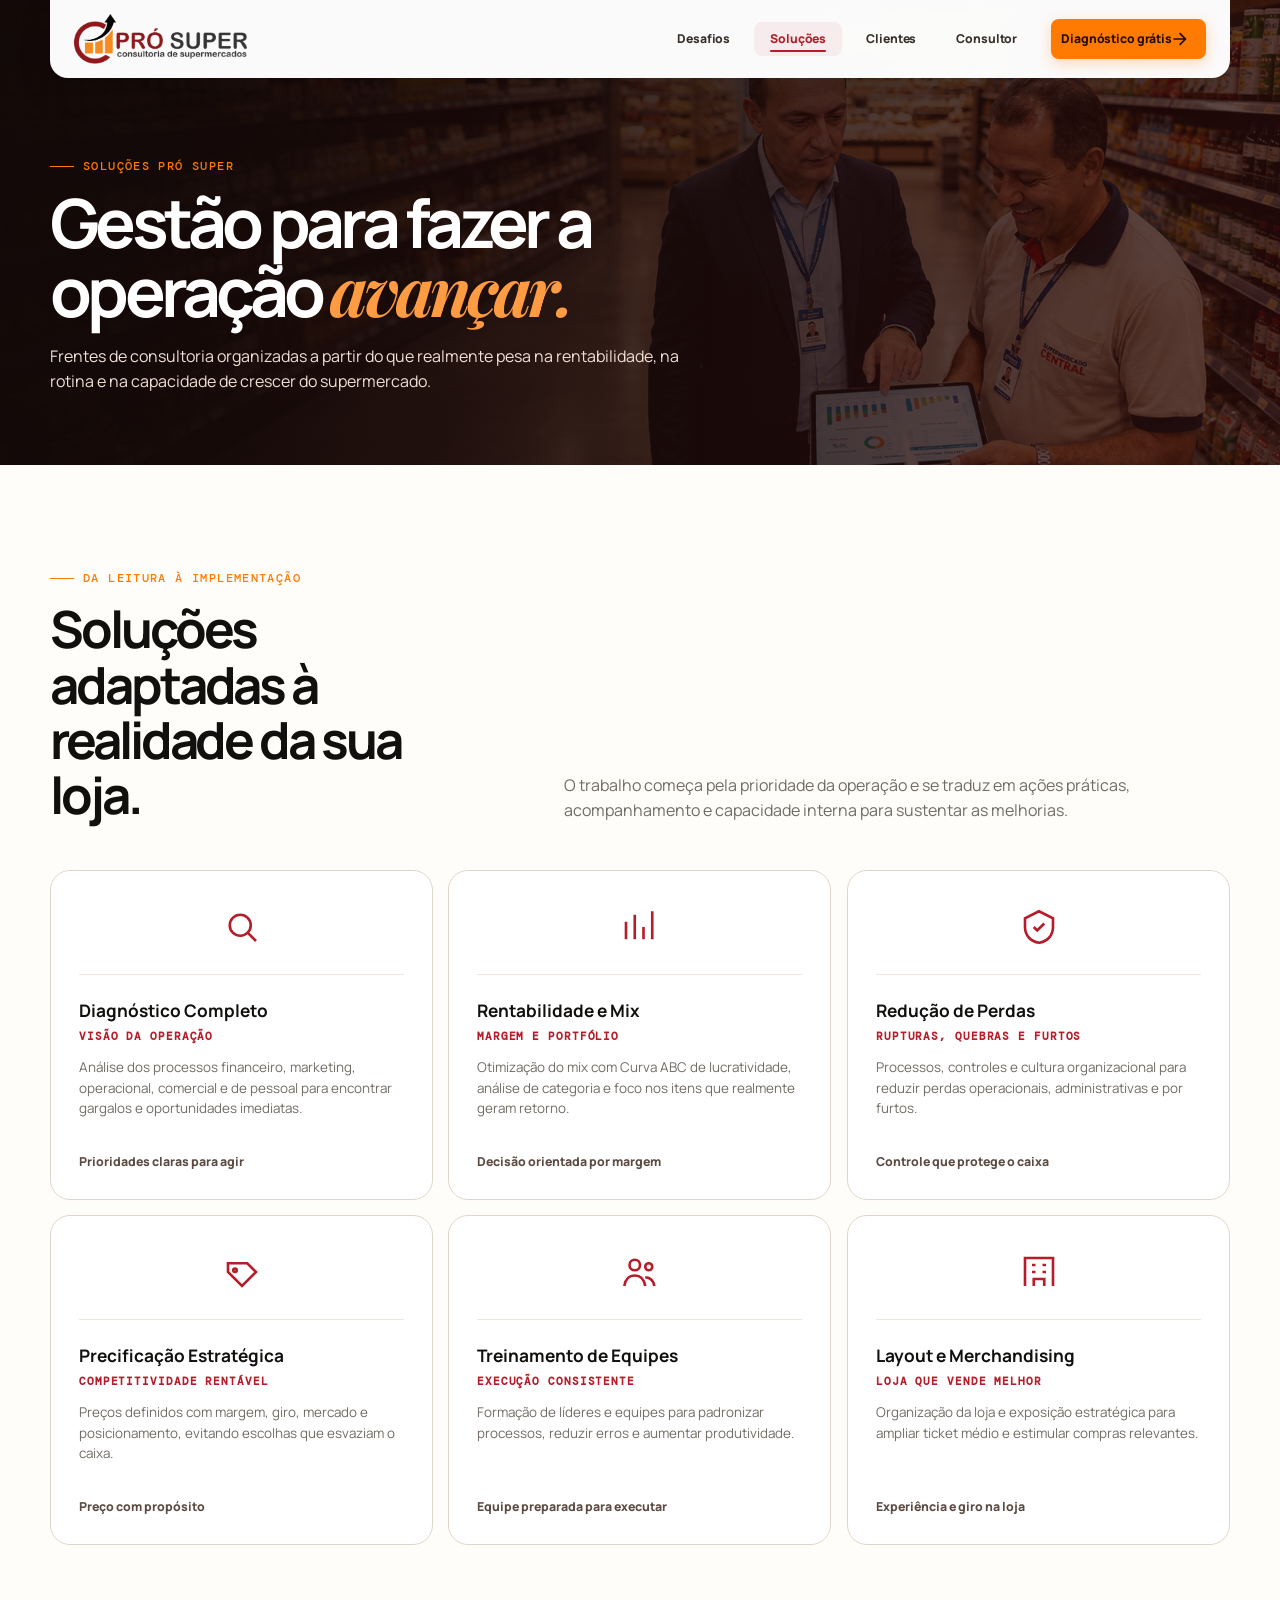
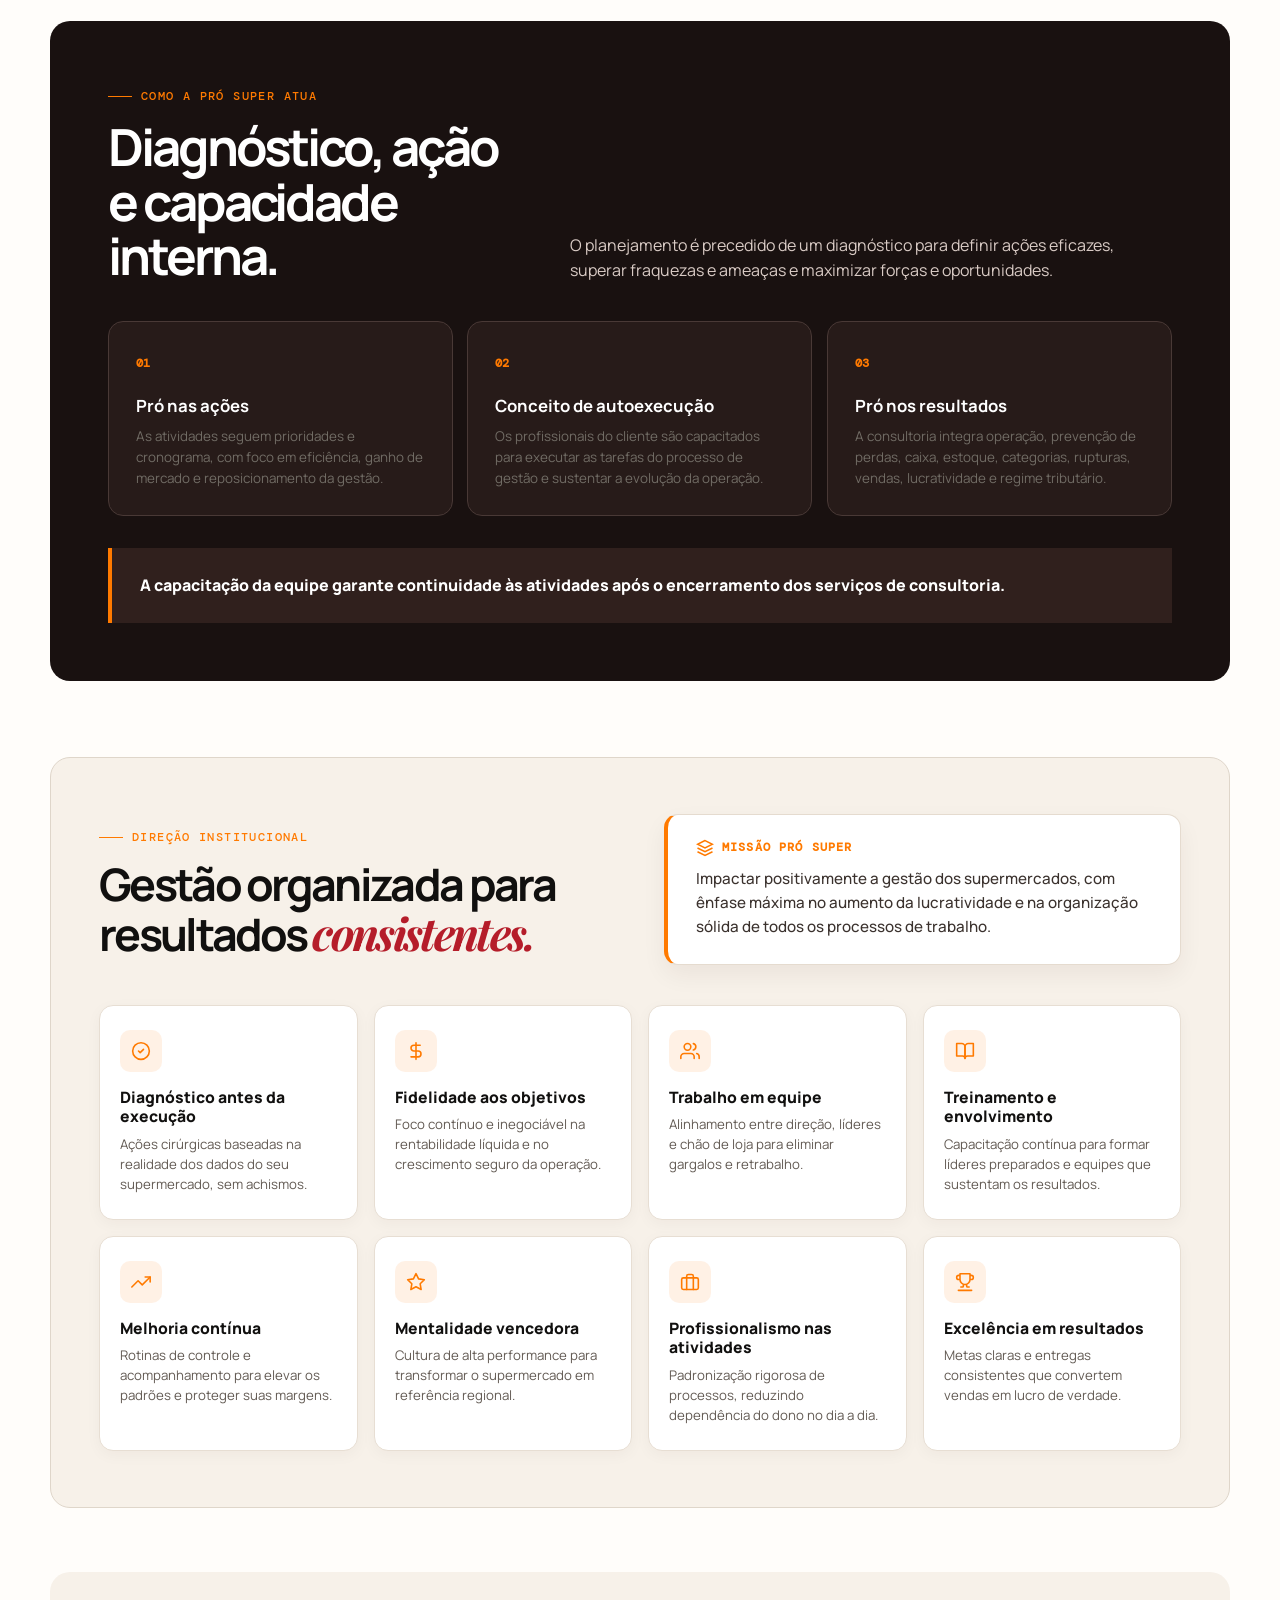
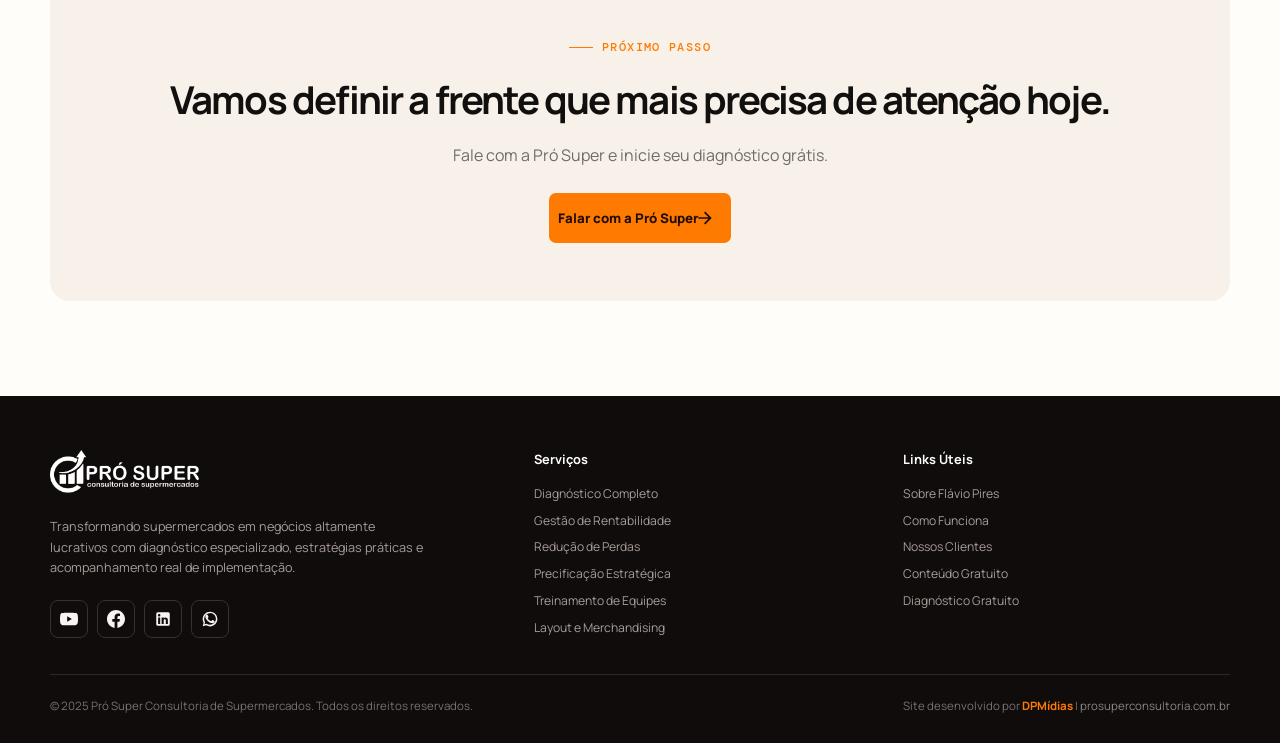
<file: solucoes.html>
<!doctype html>
<html lang="pt-BR">
<head>
  <meta charset="utf-8">
  <meta name="viewport" content="width=device-width,initial-scale=1">
  <title>Soluções para Supermercados | Pró Super Consultoria</title>
  <meta name="description" content="Conheça as soluções da Pró Super para diagnóstico operacional, rentabilidade, redução de perdas, precificação estratégica, equipes e layout de supermercados.">
  <meta name="robots" content="index,follow">
  <link rel="canonical" href="https://prosuperconsultoria.com.br/solucoes">
  <link rel="icon" href="imagens/prosuper%20favicon.jpg">
  <meta property="og:title" content="Soluções para Supermercados | Pró Super Consultoria">
  <meta property="og:description" content="Soluções completas para transformar a rentabilidade e organização do seu supermercado.">
  <meta property="og:url" content="https://prosuperconsultoria.com.br/solucoes">
  <link rel="preconnect" href="https://fonts.googleapis.com">
  <link rel="preconnect" href="https://fonts.gstatic.com" crossorigin>
  <link href="https://fonts.googleapis.com/css2?family=DM+Mono:wght@400;500&family=Manrope:wght@400;500;600;700;800&family=Playfair+Display:ital,wght@0,700;1,700&display=swap" rel="stylesheet">
  <link rel="stylesheet" href="paginas.css">
  <link rel="stylesheet" href="content-sections.css">
  <link rel="stylesheet" href="site-shell.css">
  <link rel="stylesheet" href="premium-effects.css">
</head>
<body>
<header class="page-header"></header>
<main>
  <section class="page-hero">
    <div class="wrap">
      <div class="eyebrow">Soluções Pró Super</div>
      <h1>Gestão para fazer a operação <em>avançar.</em></h1>
      <p>Frentes de consultoria organizadas a partir do que realmente pesa na rentabilidade, na rotina e na capacidade de crescer do supermercado.</p>
    </div>
  </section>

  <section class="page-main">
    <div class="wrap">
      <div class="intro">
        <div>
          <div class="eyebrow">Da leitura à implementação</div>
          <h2>Soluções adaptadas à realidade da sua loja.</h2>
        </div>
        <p>O trabalho começa pela prioridade da operação e se traduz em ações práticas, acompanhamento e capacidade interna para sustentar as melhorias.</p>
      </div>

      <div class="client-grid">
        <article class="client-card">
          <div class="brand-logo">
            <svg viewBox="0 0 24 24" width="42" height="42" fill="none" stroke="#b51d2a" stroke-width="1.5"><circle cx="11" cy="11" r="6"/><path d="m20 20-4.5-4.5"/></svg>
          </div>
          <h3>Diagnóstico Completo</h3>
          <div class="client-type">Visão da operação</div>
          <p>Análise dos processos financeiro, marketing, operacional, comercial e de pessoal para encontrar gargalos e oportunidades imediatas.</p>
          <div class="client-proof">Prioridades claras para agir</div>
        </article>

        <article class="client-card">
          <div class="brand-logo">
            <svg viewBox="0 0 24 24" width="42" height="42" fill="none" stroke="#b51d2a" stroke-width="1.5"><path d="M4 19V9m5 10V5m5 14v-7m5 7V3"/></svg>
          </div>
          <h3>Rentabilidade e Mix</h3>
          <div class="client-type">Margem e portfólio</div>
          <p>Otimização do mix com Curva ABC de lucratividade, análise de categoria e foco nos itens que realmente geram retorno.</p>
          <div class="client-proof">Decisão orientada por margem</div>
        </article>

        <article class="client-card">
          <div class="brand-logo">
            <svg viewBox="0 0 24 24" width="42" height="42" fill="none" stroke="#b51d2a" stroke-width="1.5"><path d="M12 3 4 7v5c0 5 3.4 8.4 8 9 4.6-.6 8-4 8-9V7l-8-4Z"/><path d="m9 12 2 2 4-4"/></svg>
          </div>
          <h3>Redução de Perdas</h3>
          <div class="client-type">Rupturas, quebras e furtos</div>
          <p>Processos, controles e cultura organizacional para reduzir perdas operacionais, administrativas e por furtos.</p>
          <div class="client-proof">Controle que protege o caixa</div>
        </article>

        <article class="client-card">
          <div class="brand-logo">
            <svg viewBox="0 0 24 24" width="42" height="42" fill="none" stroke="#b51d2a" stroke-width="1.5"><path d="M4 7h11l5 5-8 8-8-8V7Z"/><circle cx="8" cy="11" r="1"/></svg>
          </div>
          <h3>Precificação Estratégica</h3>
          <div class="client-type">Competitividade rentável</div>
          <p>Preços definidos com margem, giro, mercado e posicionamento, evitando escolhas que esvaziam o caixa.</p>
          <div class="client-proof">Preço com propósito</div>
        </article>

        <article class="client-card">
          <div class="brand-logo">
            <svg viewBox="0 0 24 24" width="42" height="42" fill="none" stroke="#b51d2a" stroke-width="1.5"><circle cx="9" cy="8" r="3"/><circle cx="17" cy="9" r="2"/><path d="M3 20c.7-4 3-6 6-6s5.3 2 6 6M15 15c2.8.2 4.7 1.8 5.2 5"/></svg>
          </div>
          <h3>Treinamento de Equipes</h3>
          <div class="client-type">Execução consistente</div>
          <p>Formação de líderes e equipes para padronizar processos, reduzir erros e aumentar produtividade.</p>
          <div class="client-proof">Equipe preparada para executar</div>
        </article>

        <article class="client-card">
          <div class="brand-logo">
            <svg viewBox="0 0 24 24" width="42" height="42" fill="none" stroke="#b51d2a" stroke-width="1.5"><path d="M4 20V4h16v16M8 8h2m4 0h2M8 12h2m4 0h2M9 20v-4h6v4"/></svg>
          </div>
          <h3>Layout e Merchandising</h3>
          <div class="client-type">Loja que vende melhor</div>
          <p>Organização da loja e exposição estratégica para ampliar ticket médio e estimular compras relevantes.</p>
          <div class="client-proof">Experiência e giro na loja</div>
        </article>
      </div>

      <!-- Como a Pró Super Atua -->
      <section class="content-band dark">
        <div class="content-band-head">
          <div>
            <div class="eyebrow">Como a Pró Super atua</div>
            <h2>Diagnóstico, ação e capacidade interna.</h2>
          </div>
          <p>O planejamento é precedido de um diagnóstico para definir ações eficazes, superar fraquezas e ameaças e maximizar forças e oportunidades.</p>
        </div>
        <div class="method-grid">
          <article class="method-card">
            <span class="number">01</span>
            <h3>Pró nas ações</h3>
            <p>As atividades seguem prioridades e cronograma, com foco em eficiência, ganho de mercado e reposicionamento da gestão.</p>
          </article>
          <article class="method-card">
            <span class="number">02</span>
            <h3>Conceito de autoexecução</h3>
            <p>Os profissionais do cliente são capacitados para executar as tarefas do processo de gestão e sustentar a evolução da operação.</p>
          </article>
          <article class="method-card">
            <span class="number">03</span>
            <h3>Pró nos resultados</h3>
            <p>A consultoria integra operação, prevenção de perdas, caixa, estoque, categorias, rupturas, vendas, lucratividade e regime tributário.</p>
          </article>
        </div>
        <div class="statement">A capacitação da equipe garante continuidade às atividades após o encerramento dos serviços de consultoria.</div>
      </section>

      <!-- Direção Institucional -->
      <section class="institutional-band">
        <div class="institutional-head">
          <div class="institutional-head-left">
            <div class="eyebrow">Direção institucional</div>
            <h2>Gestão organizada para resultados <em>consistentes.</em></h2>
          </div>
          <div class="institutional-mission-card">
            <div class="mission-badge">
              <svg viewBox="0 0 24 24"><path d="M12 2L2 7l10 5 10-5-10-5zM2 17l10 5 10-5M2 12l10 5 10-5"/></svg>
              <span>Missão Pró Super</span>
            </div>
            <p>Impactar positivamente a gestão dos supermercados, com ênfase máxima no aumento da lucratividade e na organização sólida de todos os processos de trabalho.</p>
          </div>
        </div>

        <div class="institutional-grid">
          <div class="inst-pillar-card">
            <div class="inst-icon-wrap">
              <svg viewBox="0 0 24 24"><circle cx="12" cy="12" r="10"/><path d="m9 12 2 2 4-4"/></svg>
            </div>
            <div class="inst-card-body">
              <h3>Diagnóstico antes da execução</h3>
              <p>Ações cirúrgicas baseadas na realidade dos dados do seu supermercado, sem achismos.</p>
            </div>
          </div>

          <div class="inst-pillar-card">
            <div class="inst-icon-wrap">
              <svg viewBox="0 0 24 24"><path d="M12 2v20M17 5H9.5a3.5 3.5 0 0 0 0 7h5a3.5 3.5 0 0 1 0 7H6"/></svg>
            </div>
            <div class="inst-card-body">
              <h3>Fidelidade aos objetivos</h3>
              <p>Foco contínuo e inegociável na rentabilidade líquida e no crescimento seguro da operação.</p>
            </div>
          </div>

          <div class="inst-pillar-card">
            <div class="inst-icon-wrap">
              <svg viewBox="0 0 24 24"><path d="M17 21v-2a4 4 0 0 0-4-4H5a4 4 0 0 0-4 4v2"/><circle cx="9" cy="7" r="4"/><path d="M23 21v-2a4 4 0 0 0-3-3.87M16 3.13a4 4 0 0 1 0 7.75"/></svg>
            </div>
            <div class="inst-card-body">
              <h3>Trabalho em equipe</h3>
              <p>Alinhamento entre direção, líderes e chão de loja para eliminar gargalos e retrabalho.</p>
            </div>
          </div>

          <div class="inst-pillar-card">
            <div class="inst-icon-wrap">
              <svg viewBox="0 0 24 24"><path d="M2 3h6a4 4 0 0 1 4 4v14a3 3 0 0 0-3-3H2z"/><path d="M22 3h-6a4 4 0 0 0-4 4v14a3 3 0 0 1 3-3h7z"/></svg>
            </div>
            <div class="inst-card-body">
              <h3>Treinamento e envolvimento</h3>
              <p>Capacitação contínua para formar líderes preparados e equipes que sustentam os resultados.</p>
            </div>
          </div>

          <div class="inst-pillar-card">
            <div class="inst-icon-wrap">
              <svg viewBox="0 0 24 24"><polyline points="23 6 13.5 15.5 8.5 10.5 1 18"/><polyline points="17 6 23 6 23 12"/></svg>
            </div>
            <div class="inst-card-body">
              <h3>Melhoria contínua</h3>
              <p>Rotinas de controle e acompanhamento para elevar os padrões e proteger suas margens.</p>
            </div>
          </div>

          <div class="inst-pillar-card">
            <div class="inst-icon-wrap">
              <svg viewBox="0 0 24 24"><polygon points="12 2 15.09 8.26 22 9.27 17 14.14 18.18 21.02 12 17.77 5.82 21.02 7 14.14 2 9.27 8.91 8.26 12 2"/></svg>
            </div>
            <div class="inst-card-body">
              <h3>Mentalidade vencedora</h3>
              <p>Cultura de alta performance para transformar o supermercado em referência regional.</p>
            </div>
          </div>

          <div class="inst-pillar-card">
            <div class="inst-icon-wrap">
              <svg viewBox="0 0 24 24"><rect width="20" height="14" x="2" y="7" rx="2" ry="2"/><path d="M16 21V5a2 2 0 0 0-2-2h-4a2 2 0 0 0-2 2v16"/></svg>
            </div>
            <div class="inst-card-body">
              <h3>Profissionalismo nas atividades</h3>
              <p>Padronização rigorosa de processos, reduzindo dependência do dono no dia a dia.</p>
            </div>
          </div>

          <div class="inst-pillar-card">
            <div class="inst-icon-wrap">
              <svg viewBox="0 0 24 24"><path d="M6 9H4.5a2.5 2.5 0 0 1 0-5H6M18 9h1.5a2.5 2.5 0 0 0 0-5H18M4 22h16M10 14.66V17c0 .55-.45 1-1 1H7M14 14.66V17c0 .55.45 1 1 1h2M18 2H6v7a6 6 0 0 0 12 0V2Z"/></svg>
            </div>
            <div class="inst-card-body">
              <h3>Excelência em resultados</h3>
              <p>Metas claras e entregas consistentes que convertem vendas em lucro de verdade.</p>
            </div>
          </div>
        </div>
      </section>

      <!-- CTA -->
      <section class="page-cta" style="margin-top:64px">
        <div class="eyebrow">Próximo passo</div>
        <h2>Vamos definir a frente que mais precisa de atenção hoje.</h2>
        <p>Fale com a Pró Super e inicie seu diagnóstico grátis.</p>
        <a class="button" href="contato">Falar com a Pró Super <svg viewBox="0 0 24 24"><path d="M5 12h14M13 6l6 6-6 6"/></svg></a>
      </section>
    </div>
  </section>
</main>
<footer class="page-footer"></footer>
<script src="site-shell.js"></script>
</body>
</html>
</file>
<file: paginas.css>
:root{--ink:#11100f;--wine:#6d1119;--red:#b51d2a;--orange:#ff7a00;--cream:#f7f1e9;--paper:#fffdfa;--muted:#716c65;--line:#dfd6ca;--green:#25d366;--radius:20px;--shadow:0 20px 55px rgba(43,22,15,.12)}*{box-sizing:border-box}html{scroll-behavior:smooth}body{margin:0;background:var(--paper);color:var(--ink);font-family:Manrope,Arial,sans-serif;line-height:1.55}.wrap{width:min(1180px,calc(100% - 40px));margin:auto}a{color:inherit;text-decoration:none}.eyebrow{display:inline-flex;gap:9px;align-items:center;margin:0 0 17px;color:var(--orange);font:500 .72rem/1 'DM Mono',monospace;letter-spacing:.12em;text-transform:uppercase}.eyebrow:before{content:'';width:24px;height:1px;background:currentColor}.button{display:inline-flex;align-items:center;justify-content:center;gap:9px;padding:16px 21px;border:0;border-radius:7px;background:var(--orange);color:#210d04;font:800 .83rem Manrope,sans-serif;cursor:pointer;transition:transform .2s ease,box-shadow .2s ease}.button:hover{transform:translateY(-3px);box-shadow:0 14px 26px rgba(255,122,0,.25)}.button-secondary{background:transparent;border:1px solid rgba(255,255,255,.55);color:#fff}.button svg{width:17px;height:17px;fill:none;stroke:currentColor;stroke-width:2;stroke-linecap:round;stroke-linejoin:round}.page-header{position:absolute;z-index:5;top:0;left:0;right:0}.page-hero{min-height:465px;display:flex;align-items:end;padding:146px 0 68px;color:#fff;background:linear-gradient(100deg,rgba(18,9,8,.95),rgba(42,12,11,.73)),url('hero-consultant-wide.png') center/cover no-repeat}.page-hero h1{max-width:710px;margin:0;font-size:clamp(2.8rem,5.3vw,5rem);line-height:.98;letter-spacing:-.07em}.page-hero h1 em{font-family:'Playfair Display',serif;color:#ff9b42;letter-spacing:-.06em}.page-hero p{max-width:650px;margin:20px 0 0;color:#f0dfd7;font-size:1rem}.page-main{padding:96px 0}.intro{display:grid;grid-template-columns:.8fr 1.2fr;gap:70px;align-items:end;margin-bottom:48px}.intro h2,.contact-title{margin:0;font-size:clamp(2rem,4vw,3.5rem);line-height:1.08;letter-spacing:-.06em}.intro p{margin:0;color:var(--muted);font-size:1rem}.client-grid{display:grid;grid-template-columns:repeat(3,1fr);gap:15px}.client-card{display:flex;min-height:330px;flex-direction:column;padding:28px;border:1px solid var(--line);border-radius:var(--radius);background:#fff;transition:.25s}.client-card:hover{transform:translateY(-5px);border-color:var(--orange);box-shadow:var(--shadow)}.brand-logo{display:grid;place-items:center;height:76px;margin-bottom:26px;border-bottom:1px solid #eee7de;padding-bottom:19px}.brand-logo img{max-width:145px;max-height:55px;object-fit:contain}.client-card h3{margin:0;font-size:1.08rem;line-height:1.2}.client-type{margin:7px 0 14px;color:var(--red);font:600 .7rem 'DM Mono',monospace;letter-spacing:.08em;text-transform:uppercase}.client-card p{margin:0;color:var(--muted);font-size:.84rem}.client-proof{display:flex;align-items:center;gap:8px;margin-top:auto;padding-top:18px;color:#5b4b42;font-size:.77rem;font-weight:800}.client-proof svg{width:19px;height:19px;fill:none;stroke:var(--orange);stroke-width:1.8}.stats{display:grid;grid-template-columns:repeat(4,1fr);margin:76px 0;background:var(--wine);color:#fff;text-align:center}.stat{padding:30px 20px;border-right:1px solid rgba(255,255,255,.2);display:flex;flex-direction:column;align-items:center;justify-content:center}.stat:last-child{border-right:0}.stat b{display:block;color:#ff9b42;font-size:2.4rem;line-height:1;letter-spacing:-.08em}.stat span{display:block;margin-top:7px;color:#f0d8d4;font-size:.78rem;font-weight:700;line-height:1.3;text-transform:uppercase}.page-cta{padding:58px;text-align:center;border-radius:var(--radius);background:var(--cream)}.page-cta h2{margin:0;font-size:clamp(1.7rem,3vw,2.5rem);letter-spacing:-.05em}.page-cta p{max-width:600px;margin:13px auto 25px;color:var(--muted)}.contact-layout{display:grid;grid-template-columns:.85fr 1.15fr;gap:60px}.contact-copy{padding-top:10px}.contact-copy p{color:var(--muted)}.channels{display:grid;gap:14px;margin-top:28px}.channel{display:flex;align-items:center;gap:16px;padding:14px 18px;border:1px solid var(--line);border-radius:14px;background:#fff;transition:.2s;box-shadow:0 4px 12px rgba(45,22,15,.03)}.channel:hover{border-color:var(--orange);transform:translateX(5px);box-shadow:0 8px 20px rgba(255,122,0,.12)}.channel-icon{width:42px;height:42px;min-width:42px;display:grid;place-items:center;border-radius:10px;background:rgba(255,122,0,.1);color:var(--wine);transition:.2s}.channel:hover .channel-icon{background:var(--orange);color:#170b04}.channel-icon svg,.channel svg{width:20px;height:20px;display:block}.channel b{display:block;font-size:.9rem;color:var(--ink);margin-bottom:2px}.channel span{display:block;color:var(--muted);font-size:.78rem}.contact-panel{padding:37px;border-radius:var(--radius);background:#191110;color:#fff}.contact-panel h2{margin:0;font-size:1.7rem;line-height:1.1;letter-spacing:-.05em}.contact-panel p{color:#dac8c0;font-size:.88rem}.form{display:grid;gap:13px;margin-top:25px}.form label{font-size:.75rem;font-weight:800}.form input,.form textarea{width:100%;padding:13px 14px;border:1px solid #554440;border-radius:7px;background:#271d1b;color:#fff;font:inherit;font-size:.85rem}.form textarea{min-height:115px;resize:vertical}.form .button{margin-top:5px}.page-footer{padding:30px 0;background:#100c0b;color:#89817d}.footer-inner{display:flex;align-items:center;justify-content:space-between;gap:20px;padding-top:20px;border-top:1px solid #302725;font-size:.73rem}.page-footer a{color:#ffae63}@media(max-width:850px){.client-grid{grid-template-columns:repeat(2,1fr)}.intro,.contact-layout{grid-template-columns:1fr;gap:25px}.stats{grid-template-columns:repeat(4,1fr)}}@media(max-width:540px){.wrap{width:min(100% - 28px,1180px)}.page-hero{min-height:450px;padding:125px 0 55px}.page-main{padding:68px 0}.client-grid{grid-template-columns:1fr}.stats{grid-template-columns:repeat(4,1fr);margin:44px 0}.stat{padding:14px 4px;border-right:1px solid rgba(255,255,255,.2);border-bottom:0}.stat:last-child{border-right:0}.stat b{font-size:clamp(1.1rem,4.5vw,1.5rem)}.stat span{font-size:clamp(0.52rem,1.8vw,0.65rem);line-height:1.15;margin-top:4px}.page-cta{padding:38px 22px}.contact-panel{padding:26px 20px}.footer-inner{align-items:flex-start;flex-direction:column;gap:9px}}
</file>
<file: content-sections.css>
/* Content Bands */
.content-band {
  margin: 76px 0;
  padding: 58px;
  border-radius: var(--radius);
  background: var(--cream);
}
.content-band.dark {
  background: #191110;
  color: #fff;
}
.content-band.dark p,
.content-band.dark li {
  color: #d9cbc5;
}
.content-band-head {
  display: grid;
  grid-template-columns: 0.8fr 1.2fr;
  gap: 60px;
  align-items: end;
  margin-bottom: 38px;
}
.content-band-head h2 {
  margin: 0;
  font-size: clamp(2rem, 4vw, 3.45rem);
  line-height: 1.06;
  letter-spacing: -0.06em;
}
.content-band-head p {
  margin: 0;
  color: var(--muted);
}
.content-band .method-grid,
.content-band .pillar-grid {
  display: grid;
  grid-template-columns: repeat(3, 1fr);
  gap: 14px;
}
.content-band .method-card,
.content-band .pillar-panel {
  padding: 27px;
  border: 1px solid var(--line);
  border-radius: 15px;
  background: #fff;
}
.content-band.dark .method-card {
  border-color: #493936;
  background: #271b19;
}
.content-band .method-card .number {
  color: var(--orange);
  font: 600 0.72rem 'DM Mono', monospace;
}
.content-band .method-card h3,
.content-band .pillar-panel h3 {
  margin: 22px 0 10px;
  font-size: 1.05rem;
  line-height: 1.2;
}
.content-band .method-card p {
  margin: 0;
  color: var(--muted);
  font-size: 0.84rem;
}
.content-band .pillar-grid {
  grid-template-columns: repeat(2, 1fr);
  margin-top: 38px;
}
.content-band .pillar-panel h3 {
  margin-top: 0;
  color: var(--red);
}
.content-band .pillar-panel ul,
.content-band .result-list {
  margin: 0;
  padding-left: 19px;
}
.content-band .pillar-panel li,
.content-band .result-list li {
  margin: 8px 0;
  color: var(--muted);
  font-size: 0.84rem;
}
.content-band .result-list {
  columns: 2;
  column-gap: 48px;
}
.content-band .result-list li {
  break-inside: avoid;
  margin-bottom: 13px;
}
.content-band .statement {
  margin: 32px 0 0;
  padding: 25px 28px;
  border-left: 4px solid var(--orange);
  background: #fff;
  color: var(--ink);
  font-size: 1rem;
  font-weight: 800;
}
.content-band.dark .statement {
  background: #30201d;
  color: #fff;
}

/* Institutional Direction / Pillars */
.institutional-band {
  background: var(--cream);
  border: 1px solid var(--line);
  border-radius: var(--radius);
  padding: 56px 48px;
}
.institutional-head {
  display: grid;
  grid-template-columns: 1fr 1fr;
  gap: 48px;
  align-items: center;
  margin-bottom: 40px;
}
.institutional-head-left h2 {
  margin: 0;
  font-size: clamp(2rem, 3.5vw, 3.1rem);
  line-height: 1.08;
  letter-spacing: -0.06em;
}
.institutional-head-left h2 em {
  font-family: 'Playfair Display', serif;
  color: var(--red);
  font-style: italic;
}
.institutional-mission-card {
  padding: 24px 28px;
  background: #ffffff;
  border: 1px solid #e5dbcf;
  border-left: 4px solid var(--orange);
  border-radius: 14px;
  box-shadow: 0 10px 25px rgba(45, 22, 15, 0.06);
}
.mission-badge {
  display: inline-flex;
  align-items: center;
  gap: 8px;
  margin-bottom: 10px;
  color: var(--orange);
}
.mission-badge svg {
  width: 18px;
  height: 18px;
  fill: none;
  stroke: currentColor;
  stroke-width: 2;
}
.mission-badge span {
  font: 700 0.72rem 'DM Mono', monospace;
  text-transform: uppercase;
  letter-spacing: 0.1em;
}
.institutional-mission-card p {
  margin: 0;
  color: #3b322e;
  font-size: 0.95rem;
  line-height: 1.6;
  font-weight: 500;
}

.institutional-grid {
  display: grid;
  grid-template-columns: repeat(4, 1fr);
  gap: 16px;
}
.inst-pillar-card {
  display: flex;
  flex-direction: column;
  padding: 24px 20px;
  background: #ffffff;
  border: 1px solid #e7ded3;
  border-radius: 14px;
  box-shadow: 0 4px 15px rgba(45, 22, 15, 0.04);
  transition: transform 0.25s ease, border-color 0.25s ease, box-shadow 0.25s ease;
}
.inst-pillar-card:hover {
  transform: translateY(-4px);
  border-color: var(--orange);
  box-shadow: 0 14px 28px rgba(45, 22, 15, 0.09);
}
.inst-icon-wrap {
  width: 42px;
  height: 42px;
  display: grid;
  place-items: center;
  margin-bottom: 16px;
  border-radius: 10px;
  background: rgba(255, 122, 0, 0.1);
  color: var(--orange);
}
.inst-icon-wrap svg {
  width: 20px;
  height: 20px;
  fill: none;
  stroke: currentColor;
  stroke-width: 1.9;
  stroke-linecap: round;
  stroke-linejoin: round;
}
.inst-card-body h3 {
  margin: 0 0 8px;
  font-size: 0.98rem;
  line-height: 1.25;
  color: var(--ink);
  font-weight: 800;
}
.inst-card-body p {
  margin: 0;
  font-size: 0.83rem;
  line-height: 1.5;
  color: #635b54;
}

@media (max-width: 1050px) {
  .institutional-grid {
    grid-template-columns: repeat(2, 1fr);
  }
  .institutional-head {
    grid-template-columns: 1fr;
    gap: 24px;
  }
}
@media (max-width: 600px) {
  .institutional-grid {
    grid-template-columns: 1fr;
  }
  .institutional-band {
    padding: 36px 20px;
  }
}

/* ===================================================
   Profile / Consultor Detail & Credential Cards
   =================================================== */
.profile-detail {
  margin: 84px 0 64px;
}
.profile-detail-head {
  max-width: 820px;
  margin-bottom: 42px;
}
.profile-detail-head h2 {
  margin: 0 0 14px;
  font-size: clamp(2rem, 3.8vw, 3.2rem);
  line-height: 1.08;
  letter-spacing: -0.05em;
}
.profile-detail-head p {
  margin: 0;
  color: var(--muted);
  font-size: 1rem;
  line-height: 1.6;
}
.profile-facts-grid {
  display: grid;
  grid-template-columns: repeat(3, 1fr);
  gap: 20px;
}
.profile-card {
  display: flex;
  flex-direction: column;
  padding: 28px 26px;
  background: #ffffff;
  border: 1px solid var(--line);
  border-radius: 18px;
  box-shadow: 0 4px 18px rgba(33, 13, 4, 0.04);
  transition: transform 0.25s ease, box-shadow 0.25s ease, border-color 0.25s ease;
}
.profile-card:hover {
  transform: translateY(-5px);
  border-color: var(--orange);
  box-shadow: 0 18px 36px rgba(43, 22, 15, 0.12);
}
.profile-card-header {
  display: flex;
  align-items: center;
  justify-content: space-between;
  gap: 12px;
  margin-bottom: 18px;
}
.profile-icon {
  display: grid;
  place-items: center;
  width: 44px;
  height: 44px;
  border-radius: 12px;
  background: rgba(255, 122, 0, 0.1);
  color: var(--red);
  flex-shrink: 0;
}
.profile-icon svg {
  width: 22px;
  height: 22px;
  fill: none;
  stroke: currentColor;
  stroke-width: 2;
  stroke-linecap: round;
  stroke-linejoin: round;
}
.profile-tag {
  font: 700 0.68rem 'DM Mono', monospace;
  letter-spacing: 0.08em;
  text-transform: uppercase;
  color: var(--wine);
  background: var(--cream);
  padding: 5px 10px;
  border-radius: 6px;
}
.profile-card h3 {
  margin: 0 0 10px;
  font-size: 1.12rem;
  line-height: 1.25;
  color: var(--ink);
}
.profile-card p {
  margin: 0;
  color: var(--muted);
  font-size: 0.86rem;
  line-height: 1.55;
}
.profile-card-contact {
  background: linear-gradient(145deg, #1f1412, #140d0c);
  border-color: #3b2b27;
  color: #fff;
}
.profile-card-contact h3 {
  color: #fff;
}
.profile-card-contact .profile-tag {
  background: rgba(255, 122, 0, 0.2);
  color: #ff9b42;
}
.profile-card-contact .profile-icon {
  background: rgba(255, 122, 0, 0.2);
  color: #ff9b42;
}
.profile-contact-links {
  display: grid;
  gap: 10px;
  margin-top: 14px;
}
.profile-contact-item {
  display: flex;
  align-items: center;
  justify-content: space-between;
  gap: 10px;
  padding: 11px 14px;
  border-radius: 9px;
  background: rgba(255, 255, 255, 0.07);
  border: 1px solid rgba(255, 255, 255, 0.12);
  color: #f5eae4;
  font-size: 0.82rem;
  transition: background 0.2s, border-color 0.2s;
  text-decoration: none;
}
.profile-contact-item:hover {
  background: rgba(255, 122, 0, 0.25);
  border-color: var(--orange);
  color: #fff;
}
.profile-contact-item strong {
  color: #ff9b42;
}

/* Consultant Photo Badge */
.consultant-photo-wrap {
  position: relative;
}
.consultant-photo {
  width: 100%;
  height: 560px;
  object-fit: cover;
  object-position: center 18%;
  border-radius: 20px;
  display: block;
  box-shadow: var(--shadow);
}
.consultant-badge {
  position: absolute;
  bottom: 24px;
  left: 24px;
  padding: 14px 20px;
  background: rgba(17, 16, 15, 0.92);
  backdrop-filter: blur(10px);
  border: 1px solid rgba(255, 122, 0, 0.4);
  border-radius: 14px;
  color: #fff;
  box-shadow: 0 10px 25px rgba(0,0,0,0.35);
}
.consultant-badge b {
  display: block;
  font-size: 1.45rem;
  line-height: 1;
  color: #ff9b42;
  font-weight: 800;
}
.consultant-badge span {
  display: block;
  margin-top: 4px;
  font-size: 0.72rem;
  text-transform: uppercase;
  letter-spacing: 0.08em;
  color: #e5d5ce;
}

/* Consultant Books Showcase */
.consultant-books-section {
  margin: 72px 0 54px;
  padding: 54px;
  background: linear-gradient(135deg, #1b1210 0%, #291516 100%);
  border: 1px solid rgba(255, 122, 0, 0.25);
  border-radius: var(--radius);
  color: #fff;
  box-shadow: var(--shadow);
}
.consultant-books-grid {
  display: grid;
  grid-template-columns: 0.95fr 1.05fr;
  gap: 52px;
  align-items: center;
}
.consultant-books-img-wrap {
  position: relative;
  display: flex;
  justify-content: center;
  align-items: center;
}
.consultant-books-img {
  width: 100%;
  max-width: 480px;
  height: auto;
  object-fit: contain;
  filter: drop-shadow(0 20px 35px rgba(0, 0, 0, 0.55));
  transition: transform 0.3s ease;
}
.consultant-books-img:hover {
  transform: translateY(-4px) scale(1.02);
}
.consultant-books-content h2 {
  margin: 0 0 14px;
  font-size: clamp(2rem, 3.5vw, 3.1rem);
  line-height: 1.08;
  letter-spacing: -0.06em;
  color: #fff;
}
.consultant-books-intro {
  margin: 0 0 24px;
  color: #d6c6bf;
  font-size: 0.95rem;
  line-height: 1.6;
}
.consultant-books-list {
  display: grid;
  gap: 14px;
  margin: 0;
  padding: 0;
  list-style: none;
}
.consultant-books-list li {
  display: flex;
  align-items: flex-start;
  gap: 14px;
  padding: 16px 18px;
  background: rgba(255, 255, 255, 0.05);
  border: 1px solid rgba(255, 255, 255, 0.08);
  border-left: 3px solid #ff7a00;
  border-radius: 12px;
  transition: transform 0.2s ease, background 0.2s ease, border-color 0.2s ease;
}
.consultant-books-list li:hover {
  transform: translateX(4px);
  background: rgba(255, 255, 255, 0.08);
  border-color: rgba(255, 122, 0, 0.4);
}
.book-bullet {
  flex-shrink: 0;
  width: 32px;
  height: 32px;
  display: grid;
  place-items: center;
  border-radius: 8px;
  background: rgba(255, 122, 0, 0.15);
  color: #ff9b42;
  font: 700 0.78rem 'DM Mono', monospace;
  border: 1px solid rgba(255, 122, 0, 0.3);
}
.consultant-books-list strong {
  display: block;
  font-size: 0.98rem;
  color: #fff;
  font-weight: 700;
  line-height: 1.3;
}
.consultant-books-list span {
  display: block;
  margin-top: 4px;
  font-size: 0.83rem;
  color: #c9b9b2;
  line-height: 1.45;
}
.book-badge-abras {
  display: inline-block !important;
  margin-top: 5px !important;
  padding: 2px 8px;
  background: rgba(255, 122, 0, 0.2);
  border: 1px solid rgba(255, 122, 0, 0.4);
  border-radius: 5px;
  color: #ffae63 !important;
  font: 700 0.68rem 'DM Mono', monospace;
  text-transform: uppercase;
}

@media(max-width: 980px) {
  .profile-facts-grid {
    grid-template-columns: repeat(2, 1fr);
  }
  .consultant-books-grid {
    grid-template-columns: 1fr;
    gap: 36px;
  }
  .consultant-books-section {
    padding: 38px 24px;
  }
}

@media(max-width: 850px) {
  .content-band-head {
    grid-template-columns: 1fr;
    gap: 25px;
  }
  .content-band .method-grid {
    grid-template-columns: 1fr 1fr;
  }
  .content-band .pillar-grid {
    grid-template-columns: 1fr;
  }
  .content-band .result-list {
    columns: 1;
  }
}

@media(max-width: 640px) {
  .content-band {
    margin: 54px 0;
    padding: 36px 22px;
  }
  .content-band .method-grid {
    grid-template-columns: 1fr;
  }
  .profile-detail {
    margin: 54px 0 44px;
  }
  .profile-facts-grid {
    grid-template-columns: 1fr;
  }
  .consultant-photo {
    height: 380px;
  }
  .consultant-badge {
    bottom: 16px;
    left: 16px;
    padding: 10px 15px;
  }
  .consultant-badge b {
    font-size: 1.2rem;
  }
}
</file>
<file: site-shell.css>
/* ===================================================
   Header & Navigation Shell - Pró Super
   =================================================== */
html {
  overflow-x: hidden;
  max-width: 100%;
  width: 100%;
}
body {
  overflow-x: hidden;
  max-width: 100%;
  width: 100%;
  position: relative;
}
.page-header {
  position: absolute;
  z-index: 50;
  top: 0;
  left: 0;
  right: 0;
  width: 100%;
  max-width: 100%;
}

.page-header .nav {
  display: flex;
  align-items: center;
  justify-content: space-between;
  gap: 24px;
  width: min(1180px, calc(100% - 40px));
  height: 78px;
  margin: auto;
  padding: 0 24px;
  background: rgba(255, 255, 255, 0.98);
  backdrop-filter: blur(16px);
  -webkit-backdrop-filter: blur(16px);
  border-radius: 0 0 18px 18px;
  box-shadow: 0 14px 35px rgba(0, 0, 0, 0.12);
  transition: transform 0.35s cubic-bezier(0.22, 1, 0.36, 1), box-shadow 0.35s ease;
}

.page-header .nav-logo {
  display: flex;
  align-items: center;
  transition: transform 0.2s ease;
}
.page-header .nav-logo:hover {
  transform: scale(1.02);
}
.page-header .nav-logo:active {
  transform: scale(0.97);
}
.page-header .nav-logo img {
  display: block;
  width: 180px;
  height: auto;
  filter: none;
}

/* Nav Links Desktop */
.page-header .nav-links {
  display: flex;
  align-items: center;
  gap: 8px;
}

.page-header .nav-links a {
  position: relative;
  display: inline-flex;
  align-items: center;
  padding: 10px 16px;
  color: #382f2b;
  text-decoration: none;
  font: 800 0.76rem/1.2 Manrope, Arial, sans-serif;
  letter-spacing: -0.01em;
  border-radius: 8px;
  transition: color 0.25s ease, background-color 0.22s ease, transform 0.15s ease, box-shadow 0.2s ease;
  overflow: hidden;
  -webkit-tap-highlight-color: transparent;
}

/* Indicador de sublinhado animado para Desktop */
.page-header .nav-links a:not(.button)::after {
  content: '';
  position: absolute;
  bottom: 4px;
  left: 16px;
  right: 16px;
  height: 2.5px;
  background: var(--red);
  border-radius: 3px;
  transform: scaleX(0);
  transform-origin: center;
  transition: transform 0.28s cubic-bezier(0.22, 1, 0.36, 1);
}

.page-header .nav-links a:not(.button):hover {
  color: var(--red);
  background: rgba(181, 29, 42, 0.04);
}
.page-header .nav-links a:not(.button):hover::after {
  transform: scaleX(1);
}

/* Efeito ao clicar no link do menu */
.page-header .nav-links a:not(.button):active {
  transform: scale(0.93);
  background: rgba(181, 29, 42, 0.09);
}

.page-header .nav-links a.active:not(.button) {
  color: var(--red);
  background: rgba(181, 29, 42, 0.06);
}
.page-header .nav-links a.active:not(.button)::after {
  transform: scaleX(1);
}

.page-header .nav-links .button {
  padding: 13px 22px;
  background: var(--orange);
  color: #210d04 !important;
  border-radius: 8px;
  margin-left: 10px;
  font-weight: 800;
  box-shadow: 0 4px 14px rgba(255, 122, 0, 0.28);
  transition: transform 0.2s ease, box-shadow 0.2s ease, background-color 0.2s ease;
}
.page-header .nav-links .button:hover {
  transform: translateY(-2px);
  box-shadow: 0 8px 22px rgba(255, 122, 0, 0.38);
}
.page-header .nav-links .button:active {
  transform: scale(0.95);
  box-shadow: 0 2px 8px rgba(255, 122, 0, 0.3);
}

/* Efeito Ondulação (Ripple) ao Clicar */
.menu-ripple {
  position: absolute;
  border-radius: 50%;
  background: rgba(255, 122, 0, 0.3);
  transform: scale(0);
  animation: rippleAnimation 0.55s ease-out;
  pointer-events: none;
}
@keyframes rippleAnimation {
  to {
    transform: scale(3.5);
    opacity: 0;
  }
}

/* Botão Hambúrguer Animado */
.page-header .menu {
  display: none;
  width: 44px;
  height: 44px;
  padding: 0;
  border: 1px solid rgba(223, 214, 202, 0.6);
  border-radius: 12px;
  background: rgba(247, 241, 233, 0.6);
  cursor: pointer;
  align-items: center;
  justify-content: center;
  transition: background-color 0.25s ease, transform 0.15s cubic-bezier(0.2, 0, 0.2, 1), border-color 0.25s ease, box-shadow 0.25s ease;
  -webkit-tap-highlight-color: transparent;
}
.page-header .menu:hover {
  background: rgba(255, 122, 0, 0.12);
  border-color: var(--orange);
}
.page-header .menu:active {
  transform: scale(0.90);
  background: rgba(255, 122, 0, 0.22);
}

.menu-icon {
  display: flex;
  flex-direction: column;
  justify-content: space-between;
  width: 20px;
  height: 14px;
  position: relative;
  pointer-events: none;
}

.menu-bar {
  display: block;
  width: 100%;
  height: 2.2px;
  background: #382f2b;
  border-radius: 4px;
  transform-origin: center;
  transition: transform 0.35s cubic-bezier(0.22, 1, 0.36, 1), opacity 0.25s ease, background-color 0.25s ease;
}

/* Estado de Menu Aberto (Animação para X) */
.page-header .menu[aria-expanded="true"] {
  background: rgba(181, 29, 42, 0.1);
  border-color: var(--red);
}
.page-header .menu[aria-expanded="true"] .menu-bar {
  background: var(--red);
}
.page-header .menu[aria-expanded="true"] .menu-bar:nth-child(1) {
  transform: translateY(6px) rotate(45deg);
}
.page-header .menu[aria-expanded="true"] .menu-bar:nth-child(2) {
  opacity: 0;
  transform: scaleX(0);
}
.page-header .menu[aria-expanded="true"] .menu-bar:nth-child(3) {
  transform: translateY(-6px) rotate(-45deg);
}

/* ===================================================
   Mobile / Responsive Menu Drawer
   =================================================== */
@media (max-width: 850px) {
  .page-header .menu {
    display: inline-flex;
  }

  .page-header .nav-links {
    position: absolute;
    top: 86px;
    left: 20px;
    right: 20px;
    display: grid;
    gap: 10px;
    padding: 22px 20px;
    background: rgba(255, 255, 255, 0.98);
    backdrop-filter: blur(20px);
    -webkit-backdrop-filter: blur(20px);
    border: 1px solid rgba(223, 214, 202, 0.85);
    border-radius: 18px;
    box-shadow: 0 24px 50px rgba(28, 12, 6, 0.2);
    opacity: 0;
    visibility: hidden;
    transform: translateY(-14px) scale(0.97);
    pointer-events: none;
    transition: opacity 0.32s cubic-bezier(0.16, 1, 0.3, 1),
                transform 0.32s cubic-bezier(0.16, 1, 0.3, 1),
                visibility 0.32s ease;
  }

  .page-header .nav-links.open {
    opacity: 1;
    visibility: visible;
    transform: translateY(0) scale(1);
    pointer-events: auto;
  }

  /* Cascata suave de aparição dos itens no clique */
  .page-header .nav-links a {
    padding: 14px 18px;
    font-size: 0.9rem;
    border-radius: 11px;
    background: rgba(247, 241, 233, 0.5);
    border: 1px solid rgba(223, 214, 202, 0.5);
    opacity: 0;
    transform: translateY(-10px);
    transition: transform 0.25s cubic-bezier(0.16, 1, 0.3, 1),
                opacity 0.25s ease,
                background-color 0.2s ease,
                color 0.2s ease,
                border-color 0.2s ease;
  }

  .page-header .nav-links.open a {
    opacity: 1;
    transform: translateY(0);
  }
  .page-header .nav-links.open a:nth-child(1) { transition-delay: 40ms; }
  .page-header .nav-links.open a:nth-child(2) { transition-delay: 80ms; }
  .page-header .nav-links.open a:nth-child(3) { transition-delay: 120ms; }
  .page-header .nav-links.open a:nth-child(4) { transition-delay: 160ms; }
  .page-header .nav-links.open a:nth-child(5) { transition-delay: 200ms; }

  .page-header .nav-links a:not(.button)::after {
    display: none;
  }

  .page-header .nav-links a:hover {
    background: rgba(255, 122, 0, 0.12);
    border-color: var(--orange);
    color: var(--wine);
    transform: translateX(4px);
  }
  .page-header .nav-links a:active {
    background: rgba(255, 122, 0, 0.2);
    transform: scale(0.97);
  }

  .page-header .nav-links a.active {
    background: rgba(181, 29, 42, 0.1);
    border-color: var(--red);
    color: var(--red);
    font-weight: 800;
  }

  .page-header .nav-links .button {
    margin-left: 0;
    margin-top: 6px;
    justify-content: center;
    padding: 15px 20px;
    font-size: 0.88rem;
  }
}

@media (max-width: 540px) {
  .page-header .nav {
    width: min(100% - 28px, 1180px);
    height: 68px;
    padding: 0 16px;
  }
  .page-header .nav-logo img {
    width: 142px;
  }
  .page-header .nav-links {
    top: 76px;
    left: 14px;
    right: 14px;
    padding: 18px 15px;
  }
}

/* ===================================================
   Shared Footer Styles
   =================================================== */
.shared-footer {
  padding: 54px 0 28px;
  background: #100c0b;
  color: #a79d98;
}
.shared-footer-grid {
  display: grid;
  grid-template-columns: 1.35fr 1fr 1fr;
  gap: 42px;
  padding-bottom: 36px;
}
.shared-footer-logo {
  width: 155px;
  height: auto;
  filter: brightness(0) invert(1);
}
.shared-footer p {
  max-width: 385px;
  margin: 17px 0 0;
  font-size: 0.79rem;
  line-height: 1.65;
}
.shared-footer h2 {
  margin: 0 0 15px;
  color: #fff;
  font-size: 0.8rem;
}
.shared-footer-list {
  display: grid;
  gap: 8px;
  font-size: 0.76rem;
}
.shared-footer-list a {
  color: #a79d98;
  transition: color 0.2s ease, transform 0.15s ease;
  display: inline-block;
}
.shared-footer-list a:hover {
  color: #ffae63;
  transform: translateX(3px);
}
.shared-footer-list a:active {
  transform: scale(0.96);
}
.shared-socials {
  display: flex;
  gap: 9px;
  margin-top: 21px;
}
.shared-socials a {
  display: grid;
  place-items: center;
  width: 38px;
  height: 38px;
  border: 1px solid #38312e;
  border-radius: 8px;
  color: #f7f3f0;
  transition: color 0.2s, border-color 0.2s, transform 0.15s ease;
}
.shared-socials a:hover {
  color: #ffae63;
  border-color: #ff7a00;
  transform: translateY(-2px);
}
.shared-socials a:active {
  transform: scale(0.92);
}
.shared-socials svg {
  width: 18px;
  height: 18px;
  fill: currentColor;
}
.shared-footer-bottom {
  display: flex;
  justify-content: space-between;
  gap: 20px;
  padding-top: 22px;
  border-top: 1px solid #302725;
  color: #77716e;
  font-size: 0.72rem;
}
.shared-footer-bottom a {
  color: #8b8581;
  transition: color 0.2s;
}
.shared-footer-bottom a:hover {
  color: #ffae63;
}
.shared-footer-bottom a[href*="dpmidias"],
.shared-footer-bottom a.dpmidias-credit {
  color: #ff7a00;
  font-weight: 700;
}
.shared-footer-bottom a[href*="dpmidias"]:hover,
.shared-footer-bottom a.dpmidias-credit:hover {
  color: #ffffff;
}

@media (max-width: 850px) {
  .shared-footer-grid {
    grid-template-columns: 1fr 1fr;
  }
  .shared-footer-grid > div:first-child {
    grid-column: 1 / -1;
  }
}
@media (max-width: 540px) {
  .shared-footer {
    padding-top: 40px;
  }
  .shared-footer-grid {
    grid-template-columns: 1fr;
    gap: 28px;
  }
  .shared-footer-grid > div:first-child {
    grid-column: auto;
  }
  .shared-footer-bottom {
    flex-direction: column;
    gap: 8px;
  }
}
</file>
<file: premium-effects.css>
.premium-scroll-progress{position:fixed;z-index:100;top:0;left:0;width:100%;height:3px;pointer-events:none;transform:scaleX(0);transform-origin:left;background:linear-gradient(90deg,#b51d2a,#ff7a00);will-change:transform}
.page-header .nav{transition:transform .35s cubic-bezier(.22,1,.36,1),box-shadow .35s ease,background-color .35s ease}
.page-header.is-scrolled .nav{transform:translateY(-2px);box-shadow:0 18px 42px rgba(30,12,8,.18)}
.premium-motion .premium-hero{opacity:0;transform:translate3d(0,28px,0);transition:opacity .82s cubic-bezier(.22,1,.36,1),transform .82s cubic-bezier(.22,1,.36,1);will-change:opacity,transform}
.premium-motion .premium-hero.premium-hero-media{transform:translate3d(0,24px,0) scale(.975)}
.premium-motion .premium-hero.is-visible{opacity:1;transform:translate3d(0,0,0) scale(1)}
.premium-motion .premium-reveal{opacity:0;transform:translate3d(0,30px,0);transition:opacity .78s cubic-bezier(.22,1,.36,1),transform .78s cubic-bezier(.22,1,.36,1);transition-delay:var(--premium-delay,0ms);will-change:opacity,transform}
.premium-motion .premium-reveal.reveal-from-left{transform:translate3d(-34px,0,0)}
.premium-motion .premium-reveal.reveal-from-right{transform:translate3d(34px,0,0)}
.premium-motion .premium-reveal.reveal-scale{transform:translate3d(0,14px,0) scale(.965)}
.premium-motion .premium-reveal.is-visible{opacity:1;transform:translate3d(0,0,0) scale(1)}
.premium-icon{transform-origin:center;transition:transform .58s cubic-bezier(.22,1,.36,1)}
.premium-motion .premium-reveal:not(.is-visible) .premium-icon{transform:scale(.82) rotate(-4deg)}
.button.premium-cta{--premium-fill:#6d1119;position:relative;isolation:isolate;overflow:hidden;background-image:none!important;transition:color .6s cubic-bezier(.23,1,.32,1),border-radius .6s cubic-bezier(.23,1,.32,1),transform .22s ease,box-shadow .6s ease}
.button.premium-cta::after{content:none!important;display:none!important;animation:none!important}
.button.premium-cta>.premium-cta-text{position:relative;z-index:2;display:block;transform:translateX(-12px);transition:transform .8s cubic-bezier(.23,1,.32,1);white-space:nowrap}
.button.premium-cta>.premium-arrow{position:absolute;z-index:3;width:20px;height:20px;fill:currentColor;stroke:none;transition:all .8s cubic-bezier(.23,1,.32,1)}
.button.premium-cta>.arr-1{right:16px}
.button.premium-cta>.arr-2{left:-36px}
.button.premium-cta>.premium-cta-circle{position:absolute;z-index:1;top:50%;left:50%;display:block;width:40px;height:40px;border-radius:50%;background:var(--premium-fill);opacity:0;transform:translate(-50%,-50%) scale(.1);transform-origin:center;transition:transform .75s cubic-bezier(.23,1,.32,1),opacity .25s ease;pointer-events:none}
.button.premium-cta:hover,.button.premium-cta:focus-visible{color:#fff;border-radius:12px;box-shadow:0 15px 32px rgba(43,15,7,.22)}
.button.premium-cta:hover>.arr-1,.button.premium-cta:focus-visible>.arr-1{right:-36px}
.button.premium-cta:hover>.arr-2,.button.premium-cta:focus-visible>.arr-2{left:16px}
.button.premium-cta:hover>.premium-cta-text,.button.premium-cta:focus-visible>.premium-cta-text{transform:translateX(12px)}
.button.premium-cta:hover>.premium-cta-circle,.button.premium-cta:focus-visible>.premium-cta-circle{transform:translate(-50%,-50%) scale(35);opacity:1}
.button.premium-cta:active{transform:scale(.96)}
.button.premium-cta:focus-visible{outline:3px solid rgba(255,166,91,.88);outline-offset:4px}
.client-card,.service,.pain-card,.channel{transform-style:preserve-3d}
.premium-motion .client-card.premium-reveal.is-visible:hover,.premium-motion .service.premium-reveal.is-visible:hover{transform:translate3d(0,-5px,0)}
.premium-motion .channel.premium-reveal.is-visible:hover{transform:translate3d(4px,0,0)}
.brands-window{border-top:0!important;border-bottom:0!important}
@media(max-width:850px){.premium-scroll-progress{height:2px}.premium-motion .premium-reveal.reveal-from-left,.premium-motion .premium-reveal.reveal-from-right{transform:translate3d(0,26px,0)}}
@media(prefers-reduced-motion:reduce){html{scroll-behavior:auto}.premium-scroll-progress{display:none}.page-header .nav,.premium-hero,.premium-reveal,.premium-icon,.button.premium-cta,.button.premium-cta svg,.premium-cta-text,.premium-cta-circle{animation:none!important;transition:none!important;transform:none!important}.premium-motion .premium-hero,.premium-motion .premium-reveal{opacity:1!important}.button.premium-cta>.arr-1{right:16px!important}.button.premium-cta>.arr-2,.button.premium-cta>.premium-cta-circle{display:none!important}.brands-track,.whatsapp:after,.hero-chart svg *{animation:none!important}}
</file>
